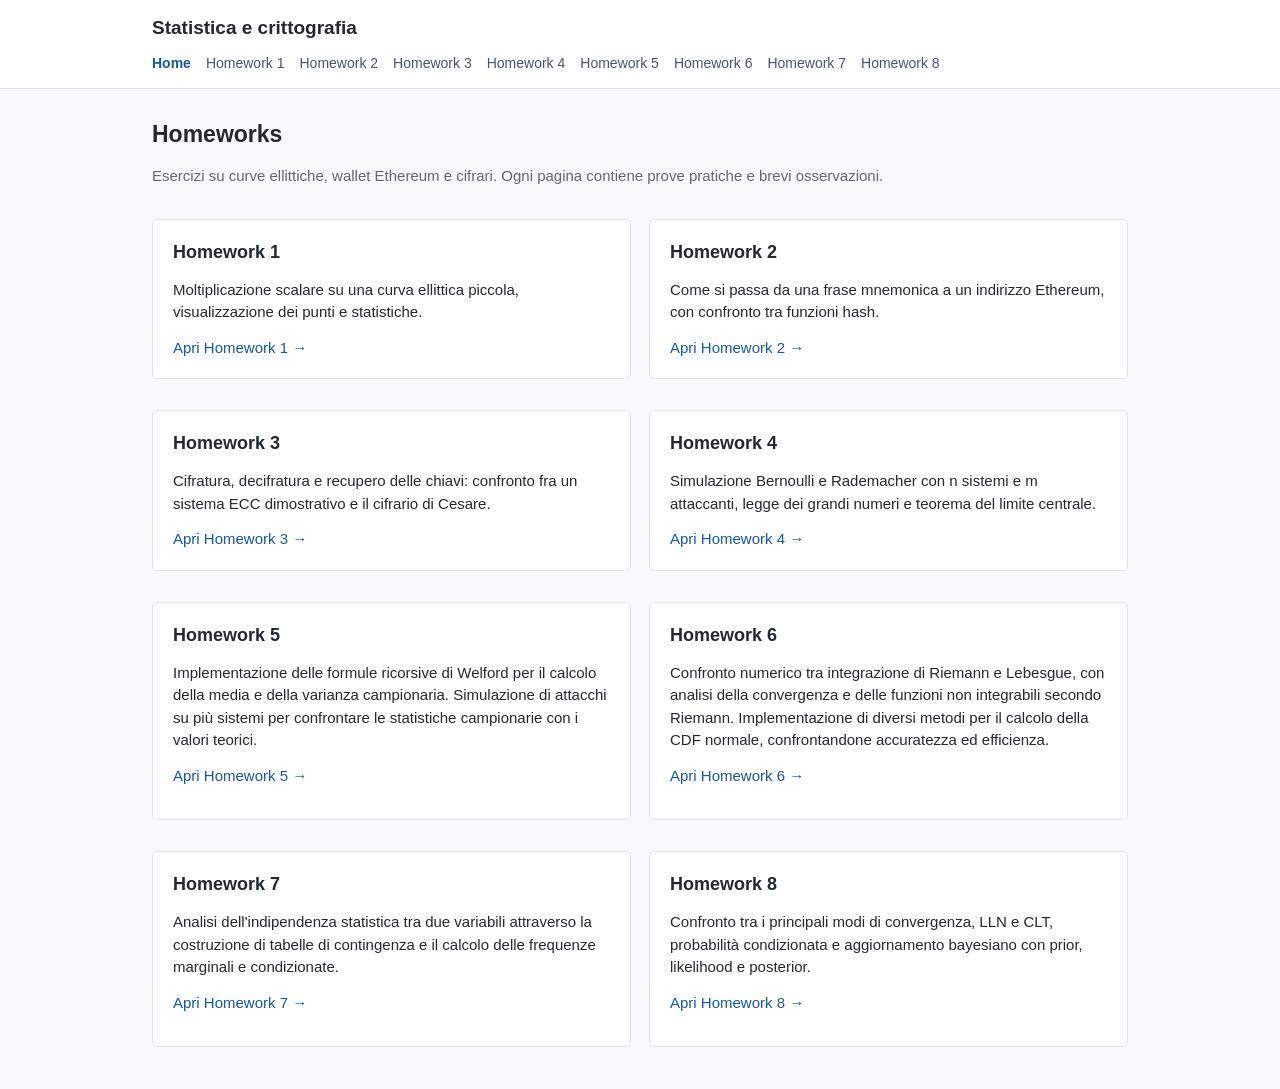
<file: index.html>
<!DOCTYPE html>
<html lang="it">
<head>
<meta charset="UTF-8">
<meta name="viewport" content="width=device-width, initial-scale=1">
<title>Homework di crittografia</title>


<style>

:root{font-family:Arial,Helvetica,sans-serif;color:#24292f;background:#f8f9fa;line-height:1.5}*{box-sizing:border-box}body{margin:0;font-size:15px}header{background:white;border-bottom:1px solid #dce0e5}header .container{padding-top:14px;padding-bottom:14px;display:flex;align-items:center;justify-content:space-between;flex-wrap:wrap;gap:10px}header h1{font-size:19px;margin:0}nav{display:flex;gap:15px;flex-wrap:wrap}a{color:#1559a2;text-decoration:none}a:hover{text-decoration:underline}nav a{font-size:14px;color:#46576a}nav a[aria-current=page]{font-weight:bold;color:#1559a2}.container{max-width:1020px;margin:auto;padding:0 22px}main{padding-top:28px!important;padding-bottom:42px!important}h2{font-size:23px;margin:0 0 14px}h3{font-size:18px;margin:0 0 13px}h4{font-size:16px;margin:0 0 10px}p{margin:0 0 13px}section.section,.section{background:white;padding:19px 20px;border:1px solid #e0e4e8;border-radius:5px;margin-top:18px}.note{border-left:3px solid #8295aa;padding:12px 15px;background:#eef2f6;color:#444;font-size:14px}.lead-text,.small-note{color:#606873}.small-note{font-size:13px}.small{font-size:13px!important}.row{display:flex;flex-wrap:wrap;margin-left:-9px;margin-right:-9px;row-gap:14px}.row>*{padding-left:9px;padding-right:9px;min-width:0;flex:1 0 100%}.col-auto{flex:0 0 auto}.col-6{flex:0 0 50%}@media(min-width:576px){.col-sm-3{flex:0 0 25%}.col-sm-4{flex:0 0 33.333%}.col-sm-5{flex:0 0 41.6667%}.col-sm-9{flex:0 0 75%}}@media(min-width:768px){.col-md-3{flex:0 0 25%}.col-md-4{flex:0 0 33.333%}.col-md-6{flex:0 0 50%}.col-md-8{flex:0 0 66.666%}}@media(min-width:992px){.col-lg-3{flex:0 0 25%}.col-lg-6{flex:0 0 50%}.col-lg-7{flex:0 0 58.333%}.col-lg-9{flex:0 0 75%}}.g-2{row-gap:8px}.g-3{row-gap:13px}.g-4{row-gap:19px}.form-control,.form-select,textarea,input,select{display:block;width:100%;padding:8px 10px;border:1px solid #cdd3da;border-radius:4px;background:white;color:#222;font:inherit}textarea{resize:vertical}label{font-size:14px;font-weight:600;display:block;margin-bottom:5px}input[type=checkbox]{display:inline;width:auto}.btn,button{border-radius:4px;border:1px solid #cbd2d9;background:#f8f9fa;color:#252d35;padding:8px 13px;font:inherit;font-size:14px;cursor:pointer}.btn:hover,button:hover{filter:brightness(.96)}button:disabled{opacity:.55;cursor:wait}.btn-primary{background:#225d9c;border-color:#225d9c;color:white}.btn-outline-primary{background:white;border-color:#225d9c;color:#225d9c}.btn-outline-secondary{background:white;border-color:#9aa2ac;color:#44515d}.btn-outline-danger{background:white;border-color:#aa3c3c;color:#aa3c3c}.btn-sm{padding:5px 9px;font-size:13px}.w-100{width:100%}.d-flex{display:flex}.flex-wrap{flex-wrap:wrap}.align-items-center{align-items:center}.align-items-end{align-items:flex-end}.gap-2{gap:8px}.gap-3{gap:12px}.mt-1{margin-top:5px!important}.mt-2{margin-top:11px!important}.mt-3{margin-top:17px!important}.mt-4{margin-top:23px!important}.mb-0{margin-bottom:0!important}.mb-2{margin-bottom:12px!important}.mb-3{margin-bottom:17px!important}.mono,code,pre,.code-value,.step-output{font-family:Consolas,'Courier New',monospace;overflow-wrap:anywhere}.code-value,.step-output,.output{padding:9px 11px;border-radius:4px;border:1px solid #e2e5e8;background:#f8fafc;font-size:13px;white-space:pre-wrap;overflow-wrap:anywhere}.result{padding:12px 14px;border:1px solid #c9dceb;border-radius:4px;background:#f2f7fb;overflow-wrap:anywhere}.fw-bold{font-weight:700}.text-danger{color:#ad3131!important}.text-success{color:#286d3d!important}.text-muted{color:#687480!important}.text-primary{color:#225d9c!important}.d-none{display:none!important}.table-responsive{overflow-x:auto}.table{width:100%;border-collapse:collapse;font-size:14px;margin:0}.table th,.table td{border:1px solid #e1e5e9;text-align:left;padding:7px 9px;vertical-align:top}.table th{background:#f4f6f8}.table-sm td,.table-sm th{padding:5px 8px}.chart,canvas{max-width:100%;height:auto;background:white;border:1px solid #e2e5e9;border-radius:3px}.chart{display:block;width:100%}#eccCanvas{width:100%}#logList{max-height:380px;overflow:auto;border:1px solid #e1e5e9}#logList .list-group-item{display:block;text-align:left;width:100%;background:#fff;border:0;border-bottom:1px solid #eee;padding:8px 10px;border-radius:0;font-size:13px}#logList .list-group-item.active{background:#e7f0f9}.list-group-item .d-flex{justify-content:space-between;gap:10px}.step{padding:12px 0;border-top:1px solid #eee}.step h4{margin-bottom:5px}.step-output>div+div{margin-top:6px}.secret-blur{filter:blur(5px);user-select:none}.grid-label{font-size:13px;font-weight:bold;color:#465261;margin:14px 0 4px}.anchor-nav a{display:inline-block;margin-right:12px;font-size:14px}footer{border-top:1px solid #e1e5e9;padding:17px 0;color:#66707c;font-size:13px}strong{font-weight:700}code{font-size:.9em}body a:focus-visible,button:focus-visible,input:focus-visible,textarea:focus-visible{outline:3px solid #85b5e6;outline-offset:2px}@media(max-width:600px){.container{padding-left:15px;padding-right:15px}main{padding-top:18px!important}.section{padding:15px!important}header h1{font-size:17px}nav{gap:10px}}

</style>
<style>
html{overflow-y:scroll}
header .container{max-width:1020px;padding-top:14px;padding-bottom:14px}
header h1{font-size:19px}
nav{gap:15px}
nav a{font-size:14px}
@media(max-width:600px){header h1{font-size:17px}nav{gap:10px}}
</style>
</head>
<body>
<header><div class="container"><h1>Statistica e crittografia</h1><nav><a href="index.html" aria-current="page">Home</a><a href="homework1.html">Homework 1</a><a href="homework2.html">Homework 2</a><a href="homework3.html">Homework 3</a><a href="homework4.html">Homework 4</a><a href="homework5.html">Homework 5</a><a href="homework6.html">Homework 6</a><a href="homework7.html">Homework 7</a><a href="homework8.html">Homework 8</a></nav></div></header>
<main class="container">
<h2>Homeworks</h2>
<p class="lead-text">Esercizi su curve ellittiche, wallet Ethereum e cifrari. Ogni pagina contiene prove pratiche e brevi osservazioni.</p>
<div class="row g-3 mt-1">
<div class="col-md-6"><div class="section mt-0 h-100"><h3>Homework 1</h3><p>Moltiplicazione scalare su una curva ellittica piccola, visualizzazione dei punti e statistiche.</p><a href="homework1.html">Apri Homework 1 →</a></div></div>
<div class="col-md-6"><div class="section mt-0 h-100"><h3>Homework 2</h3><p>Come si passa da una frase mnemonica a un indirizzo Ethereum, con confronto tra funzioni hash.</p><a href="homework2.html">Apri Homework 2 →</a></div></div>
<div class="col-md-6"><div class="section mt-0 h-100"><h3>Homework 3</h3><p>Cifratura, decifratura e recupero delle chiavi: confronto fra un sistema ECC dimostrativo e il cifrario di Cesare.</p><a href="homework3.html">Apri Homework 3 →</a></div></div>
<div class="col-md-6"><div class="section mt-0 h-100"><h3>Homework 4</h3><p>Simulazione Bernoulli e Rademacher con n sistemi e m attaccanti, legge dei grandi numeri e teorema del limite centrale.</p><a href="homework4.html">Apri Homework 4 →</a></div></div>
<div class="col-md-6"><div class="section mt-0 h-100"><h3>Homework 5</h3><p>Implementazione delle formule ricorsive di Welford per il calcolo della media e della varianza campionaria. Simulazione di attacchi su più sistemi per confrontare le statistiche campionarie con i valori teorici.<p><a href="homework5.html">Apri Homework 5 →</a></div></div>
<div class="col-md-6"><div class="section mt-0 h-100"><h3>Homework 6</h3><p>Confronto numerico tra integrazione di Riemann e Lebesgue, con analisi della convergenza e delle funzioni non integrabili secondo Riemann. Implementazione di diversi metodi per il calcolo della CDF normale, confrontandone accuratezza ed efficienza.<p><a href="homework6.html">Apri Homework 6 →</a></div></div>
<div class="col-md-6"><div class="section mt-0 h-100"><h3>Homework 7</h3><p>Analisi dell'indipendenza statistica tra due variabili attraverso la costruzione di tabelle di contingenza e il calcolo delle frequenze marginali e condizionate.<p><a href="homework7.html">Apri Homework 7 →</a></div></div>
<div class="col-md-6"><div class="section mt-0 h-100"><h3>Homework 8</h3><p>Confronto tra i principali modi di convergenza, LLN e CLT, probabilità condizionata e aggiornamento bayesiano con prior, likelihood e posterior.<p><a href="homework8.html">Apri Homework 8 →</a></div></div>

</div>
</main>
</body>
</html>
</file>
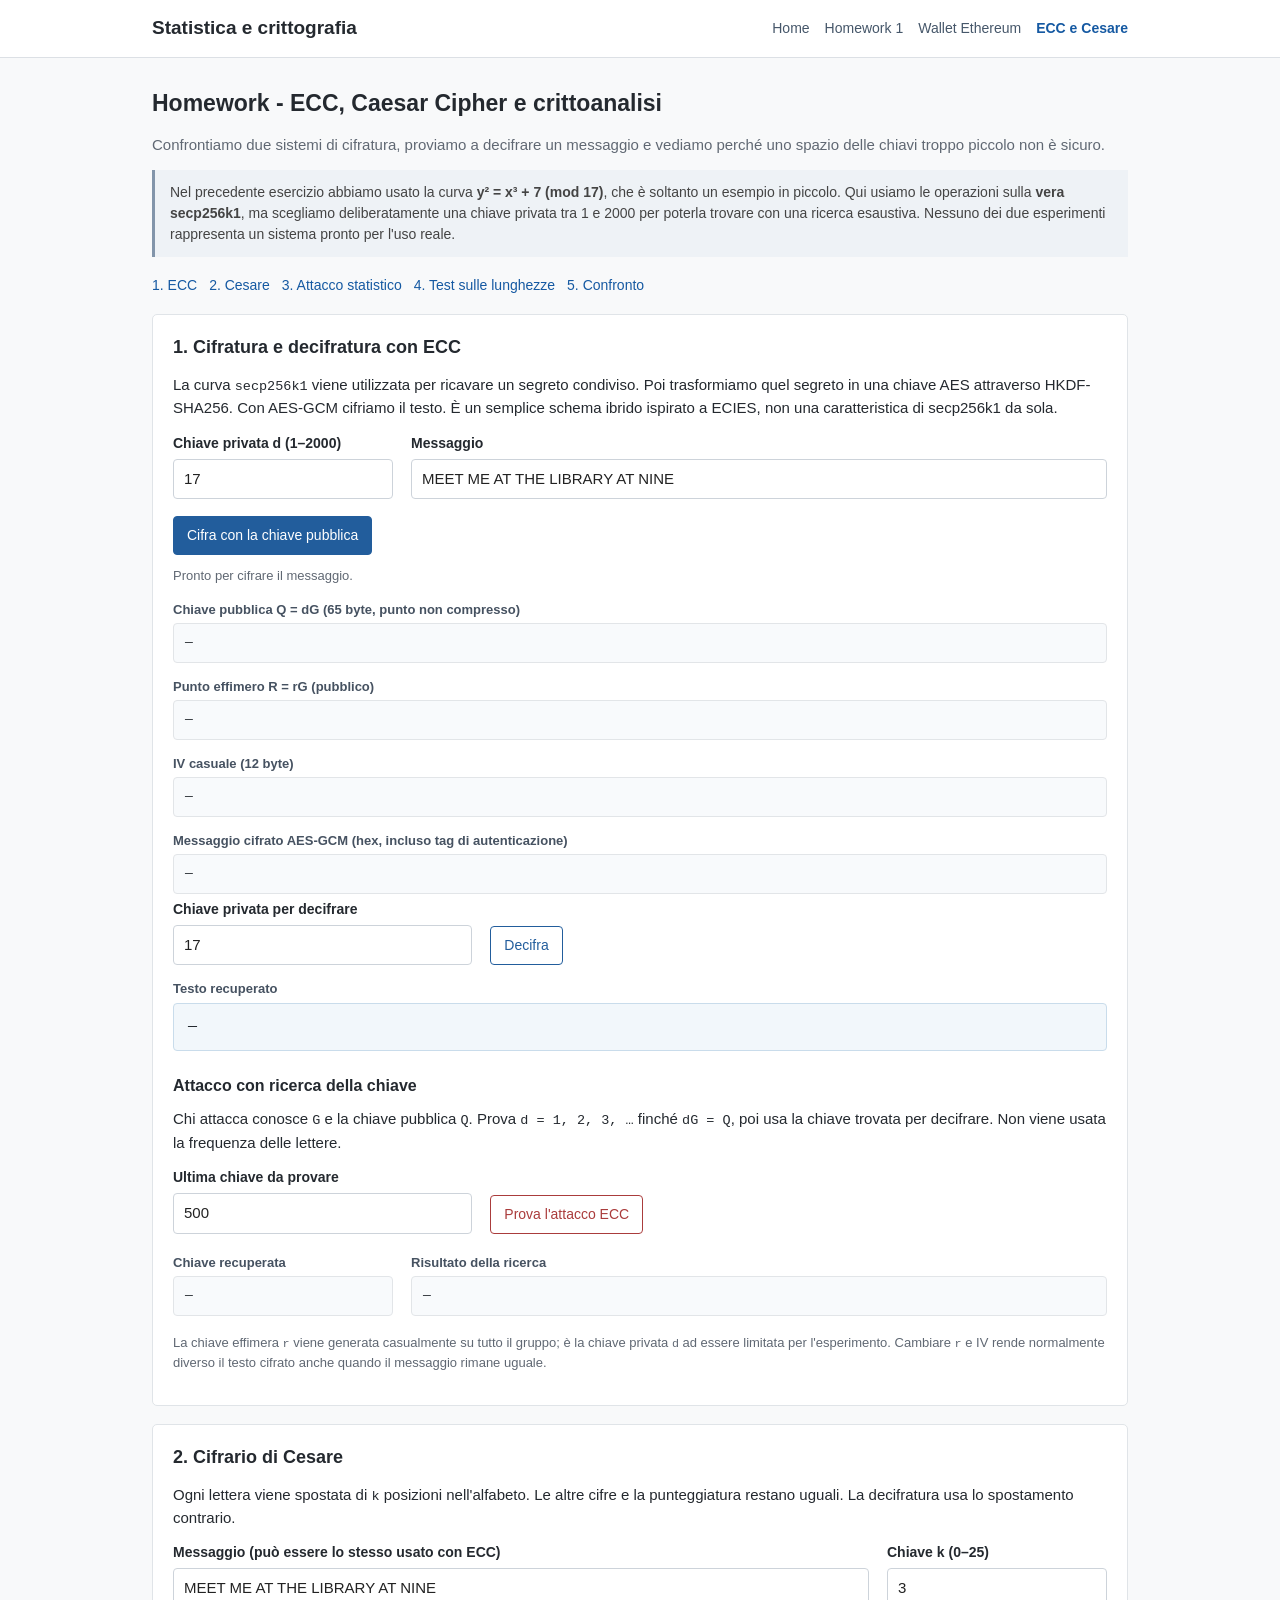
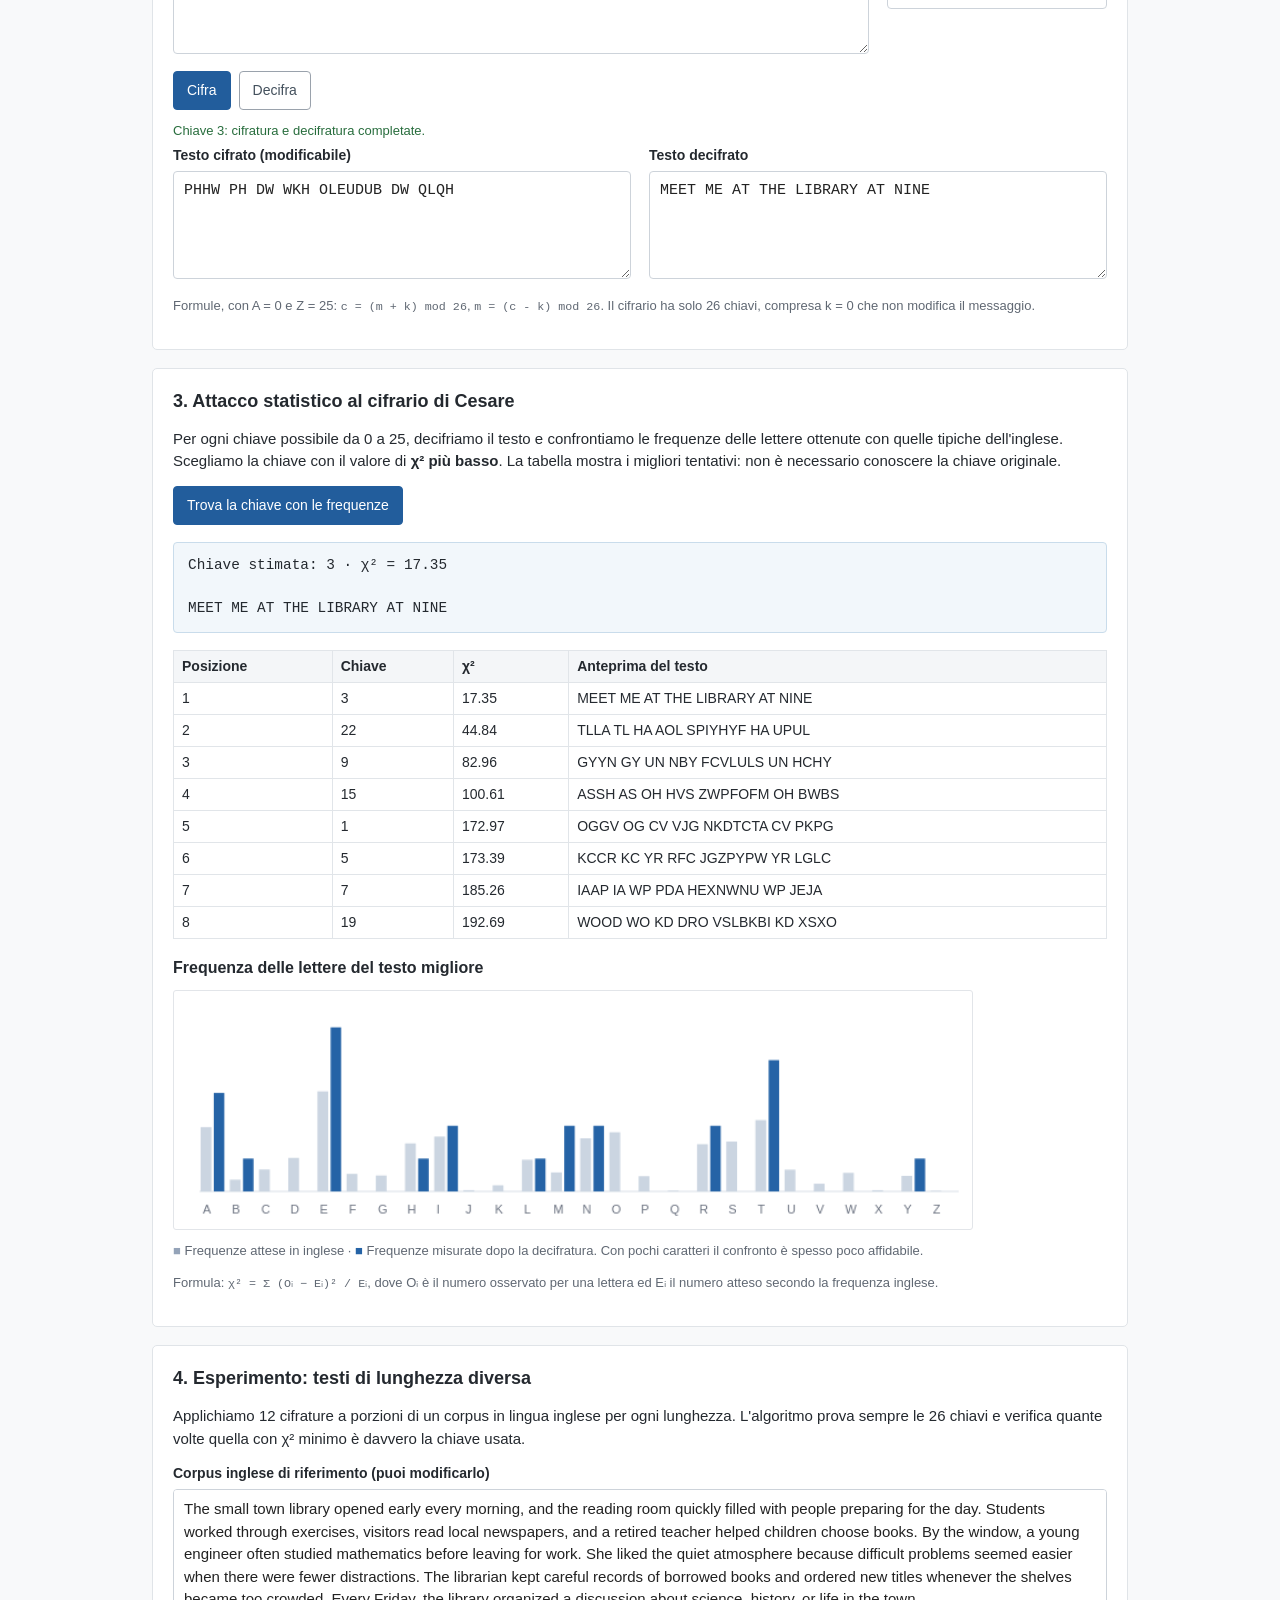
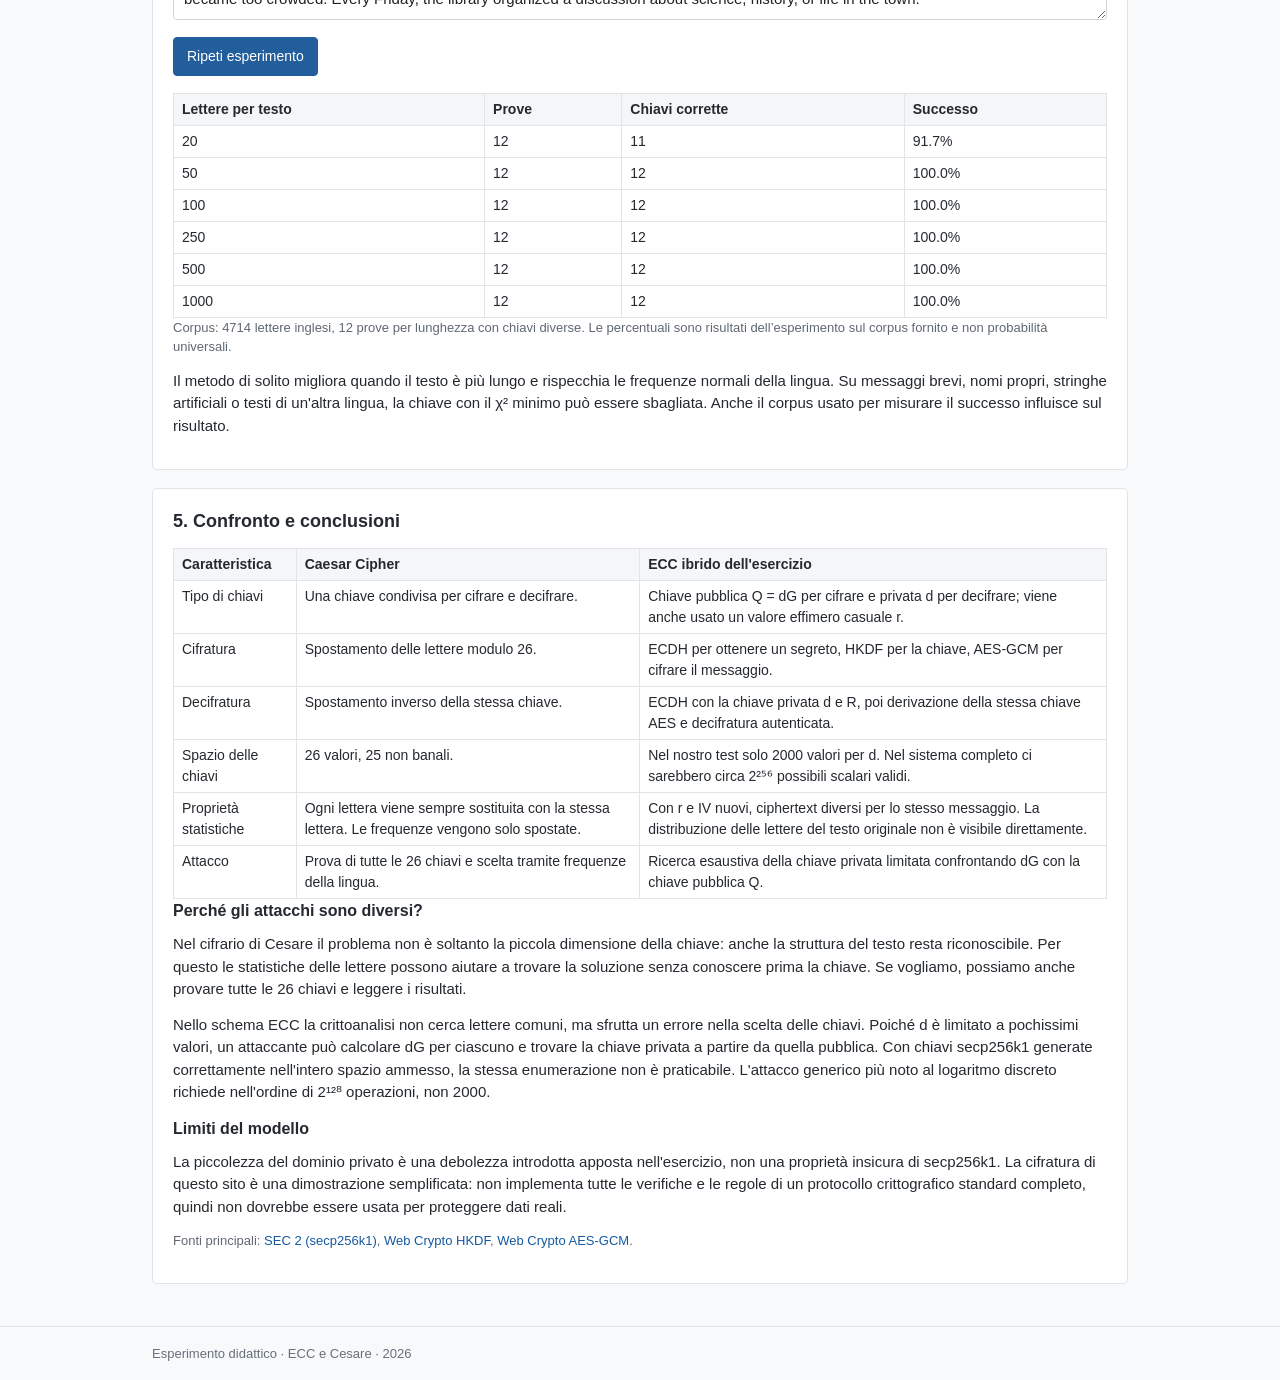
<file: ecc_caesar.html>
<!DOCTYPE html>
<html lang="it">
<head>
<meta charset="UTF-8">
<meta name="viewport" content="width=device-width, initial-scale=1">
<title>Homework - ECC e cifrario di Cesare</title>
<style>
.code-value{padding:8px 10px;background:#f7f8fa;border:1px solid #e0e3e8;border-radius:4px;font-family:Consolas,Monaco,monospace;overflow-wrap:anywhere;font-size:.82rem;min-height:35px;white-space:pre-wrap}
.grid-label{font-weight:600;font-size:.87rem;color:#465261;margin:12px 0 4px}
#caesarBest{white-space:pre-wrap;font-size:.9rem}
#frequencyChart{width:100%;max-width:800px}
.output-wrap{max-height:160px;overflow:auto}
.anchor-nav a{margin-right:13px;font-size:.9rem}
.table-compact{font-size:.84rem}
</style>
<style>

:root{font-family:Arial,Helvetica,sans-serif;color:#24292f;background:#f8f9fa;line-height:1.5}*{box-sizing:border-box}body{margin:0;font-size:15px}header{background:white;border-bottom:1px solid #dce0e5}header .container{padding-top:14px;padding-bottom:14px;display:flex;align-items:center;justify-content:space-between;flex-wrap:wrap;gap:10px}header h1{font-size:19px;margin:0}nav{display:flex;gap:15px;flex-wrap:wrap}a{color:#1559a2;text-decoration:none}a:hover{text-decoration:underline}nav a{font-size:14px;color:#46576a}nav a[aria-current=page]{font-weight:bold;color:#1559a2}.container{max-width:1020px;margin:auto;padding:0 22px}main{padding-top:28px!important;padding-bottom:42px!important}h2{font-size:23px;margin:0 0 14px}h3{font-size:18px;margin:0 0 13px}h4{font-size:16px;margin:0 0 10px}p{margin:0 0 13px}section.section,.section{background:white;padding:19px 20px;border:1px solid #e0e4e8;border-radius:5px;margin-top:18px}.note{border-left:3px solid #8295aa;padding:12px 15px;background:#eef2f6;color:#444;font-size:14px}.lead-text,.small-note{color:#606873}.small-note{font-size:13px}.small{font-size:13px!important}.row{display:flex;flex-wrap:wrap;margin-left:-9px;margin-right:-9px;row-gap:14px}.row>*{padding-left:9px;padding-right:9px;min-width:0;flex:1 0 100%}.col-auto{flex:0 0 auto}.col-6{flex:0 0 50%}@media(min-width:576px){.col-sm-3{flex:0 0 25%}.col-sm-4{flex:0 0 33.333%}.col-sm-5{flex:0 0 41.6667%}.col-sm-9{flex:0 0 75%}}@media(min-width:768px){.col-md-3{flex:0 0 25%}.col-md-4{flex:0 0 33.333%}.col-md-6{flex:0 0 50%}.col-md-8{flex:0 0 66.666%}}@media(min-width:992px){.col-lg-3{flex:0 0 25%}.col-lg-6{flex:0 0 50%}.col-lg-7{flex:0 0 58.333%}.col-lg-9{flex:0 0 75%}}.g-2{row-gap:8px}.g-3{row-gap:13px}.g-4{row-gap:19px}.form-control,.form-select,textarea,input,select{display:block;width:100%;padding:8px 10px;border:1px solid #cdd3da;border-radius:4px;background:white;color:#222;font:inherit}textarea{resize:vertical}label{font-size:14px;font-weight:600;display:block;margin-bottom:5px}input[type=checkbox]{display:inline;width:auto}.btn,button{border-radius:4px;border:1px solid #cbd2d9;background:#f8f9fa;color:#252d35;padding:8px 13px;font:inherit;font-size:14px;cursor:pointer}.btn:hover,button:hover{filter:brightness(.96)}button:disabled{opacity:.55;cursor:wait}.btn-primary{background:#225d9c;border-color:#225d9c;color:white}.btn-outline-primary{background:white;border-color:#225d9c;color:#225d9c}.btn-outline-secondary{background:white;border-color:#9aa2ac;color:#44515d}.btn-outline-danger{background:white;border-color:#aa3c3c;color:#aa3c3c}.btn-sm{padding:5px 9px;font-size:13px}.w-100{width:100%}.d-flex{display:flex}.flex-wrap{flex-wrap:wrap}.align-items-center{align-items:center}.align-items-end{align-items:flex-end}.gap-2{gap:8px}.gap-3{gap:12px}.mt-1{margin-top:5px!important}.mt-2{margin-top:11px!important}.mt-3{margin-top:17px!important}.mt-4{margin-top:23px!important}.mb-0{margin-bottom:0!important}.mb-2{margin-bottom:12px!important}.mb-3{margin-bottom:17px!important}.mono,code,pre,.code-value,.step-output{font-family:Consolas,'Courier New',monospace;overflow-wrap:anywhere}.code-value,.step-output,.output{padding:9px 11px;border-radius:4px;border:1px solid #e2e5e8;background:#f8fafc;font-size:13px;white-space:pre-wrap;overflow-wrap:anywhere}.result{padding:12px 14px;border:1px solid #c9dceb;border-radius:4px;background:#f2f7fb;overflow-wrap:anywhere}.fw-bold{font-weight:700}.text-danger{color:#ad3131!important}.text-success{color:#286d3d!important}.text-muted{color:#687480!important}.text-primary{color:#225d9c!important}.d-none{display:none!important}.table-responsive{overflow-x:auto}.table{width:100%;border-collapse:collapse;font-size:14px;margin:0}.table th,.table td{border:1px solid #e1e5e9;text-align:left;padding:7px 9px;vertical-align:top}.table th{background:#f4f6f8}.table-sm td,.table-sm th{padding:5px 8px}.chart,canvas{max-width:100%;height:auto;background:white;border:1px solid #e2e5e9;border-radius:3px}.chart{display:block;width:100%}#eccCanvas{width:100%}#logList{max-height:380px;overflow:auto;border:1px solid #e1e5e9}#logList .list-group-item{display:block;text-align:left;width:100%;background:#fff;border:0;border-bottom:1px solid #eee;padding:8px 10px;border-radius:0;font-size:13px}#logList .list-group-item.active{background:#e7f0f9}.list-group-item .d-flex{justify-content:space-between;gap:10px}.step{padding:12px 0;border-top:1px solid #eee}.step h4{margin-bottom:5px}.step-output>div+div{margin-top:6px}.secret-blur{filter:blur(5px);user-select:none}.grid-label{font-size:13px;font-weight:bold;color:#465261;margin:14px 0 4px}.anchor-nav a{display:inline-block;margin-right:12px;font-size:14px}footer{border-top:1px solid #e1e5e9;padding:17px 0;color:#66707c;font-size:13px}strong{font-weight:700}code{font-size:.9em}body a:focus-visible,button:focus-visible,input:focus-visible,textarea:focus-visible{outline:3px solid #85b5e6;outline-offset:2px}@media(max-width:600px){.container{padding-left:15px;padding-right:15px}main{padding-top:18px!important}.section{padding:15px!important}header h1{font-size:17px}nav{gap:10px}}

</style>
</head>
<body>
<header><div class="container"><h1>Statistica e crittografia</h1><nav><a href="index.html">Home</a><a href="homework1.html">Homework 1</a><a href="homework2.html">Wallet Ethereum</a><a href="ecc_caesar.html" aria-current="page">ECC e Cesare</a></nav></div></header>
<main class="container">
<h2>Homework - ECC, Caesar Cipher e crittoanalisi</h2>
<p class="lead-text">Confrontiamo due sistemi di cifratura, proviamo a decifrare un messaggio e vediamo perché uno spazio delle chiavi troppo piccolo non è sicuro.</p>
<div class="note">Nel precedente esercizio abbiamo usato la curva <strong>y² = x³ + 7 (mod 17)</strong>, che è soltanto un esempio in piccolo. Qui usiamo le operazioni sulla <strong>vera secp256k1</strong>, ma scegliamo deliberatamente una chiave privata tra 1 e 2000 per poterla trovare con una ricerca esaustiva. Nessuno dei due esperimenti rappresenta un sistema pronto per l'uso reale.</div>
<p class="anchor-nav mt-3"><a href="#ecc">1. ECC</a><a href="#caesar">2. Cesare</a><a href="#frequency">3. Attacco statistico</a><a href="#samples">4. Test sulle lunghezze</a><a href="#comparison">5. Confronto</a></p>
<section class="section" id="ecc">
<h3>1. Cifratura e decifratura con ECC</h3>
<p>La curva <code>secp256k1</code> viene utilizzata per ricavare un segreto condiviso. Poi trasformiamo quel segreto in una chiave AES attraverso HKDF-SHA256. Con AES-GCM cifriamo il testo. È un semplice schema ibrido ispirato a ECIES, non una caratteristica di secp256k1 da sola.</p>
<div class="row g-3 align-items-end">
<div class="col-sm-3"><label for="eccPrivate">Chiave privata d (1–2000)</label><input id="eccPrivate" class="form-control" type="number" value="17" min="1" max="2000" step="1"></div>
<div class="col-sm-9"><label for="eccPlain">Messaggio</label><input id="eccPlain" class="form-control" type="text" value="MEET ME AT THE LIBRARY AT NINE"></div>
</div>
<div class="mt-3"><button id="eccEncrypt" class="btn btn-primary" type="button">Cifra con la chiave pubblica</button></div>
<div id="eccStatus" class="small-note mt-2"></div>
<p class="grid-label">Chiave pubblica Q = dG (65 byte, punto non compresso)</p>
<div class="code-value" id="eccPublic">—</div>
<p class="grid-label">Punto effimero R = rG (pubblico)</p>
<div class="code-value" id="eccEphemeral">—</div>
<p class="grid-label">IV casuale (12 byte)</p>
<div class="code-value" id="eccIv">—</div>
<p class="grid-label">Messaggio cifrato AES-GCM (hex, incluso tag di autenticazione)</p>
<div class="code-value output-wrap" id="eccCiphertext">—</div>
<div class="row g-3 mt-1 align-items-end">
<div class="col-sm-4"><label for="eccPrivateDecrypt">Chiave privata per decifrare</label><input id="eccPrivateDecrypt" class="form-control" type="number" value="17" min="1" max="2000"></div>
<div class="col-sm-5"><button id="eccDecrypt" class="btn btn-outline-primary" type="button">Decifra</button></div>
</div>
<p class="grid-label">Testo recuperato</p>
<div class="result mono" id="eccDecrypted">—</div>
<h4 class="mt-4">Attacco con ricerca della chiave</h4>
<p>Chi attacca conosce <code>G</code> e la chiave pubblica <code>Q</code>. Prova <code>d = 1, 2, 3, …</code> finché <code>dG = Q</code>, poi usa la chiave trovata per decifrare. Non viene usata la frequenza delle lettere.</p>
<div class="row g-2 align-items-end">
<div class="col-sm-4"><label for="eccAttackLimit">Ultima chiave da provare</label><input id="eccAttackLimit" class="form-control" type="number" value="500" min="1" max="2000"></div>
<div class="col-sm-5"><button id="eccAttack" class="btn btn-outline-danger" type="button">Prova l'attacco ECC</button></div>
</div>
<div class="row g-3 mt-1">
<div class="col-sm-3"><p class="grid-label">Chiave recuperata</p><div class="code-value" id="eccRecovered">—</div></div>
<div class="col-sm-9"><p class="grid-label">Risultato della ricerca</p><div class="code-value" id="eccAttackInfo">—</div></div>
</div>
<div id="eccAttackStatus" class="small-note mt-2"></div>
<p class="small-note mt-3">La chiave effimera <code>r</code> viene generata casualmente su tutto il gruppo; è la chiave privata <code>d</code> ad essere limitata per l'esperimento. Cambiare <code>r</code> e IV rende normalmente diverso il testo cifrato anche quando il messaggio rimane uguale.</p>
</section>
<section class="section" id="caesar">
<h3>2. Cifrario di Cesare</h3>
<p>Ogni lettera viene spostata di <code>k</code> posizioni nell'alfabeto. Le altre cifre e la punteggiatura restano uguali. La decifratura usa lo spostamento contrario.</p>
<div class="row g-3">
<div class="col-lg-9"><label for="caesarPlain">Messaggio (può essere lo stesso usato con ECC)</label><textarea id="caesarPlain" class="form-control" rows="3">MEET ME AT THE LIBRARY AT NINE</textarea></div>
<div class="col-lg-3"><label for="caesarKey">Chiave k (0–25)</label><input id="caesarKey" type="number" min="0" max="25" step="1" value="3" class="form-control"></div>
</div>
<div class="d-flex gap-2 mt-3 flex-wrap"><button id="caesarEncrypt" type="button" class="btn btn-primary">Cifra</button><button id="caesarDecrypt" type="button" class="btn btn-outline-secondary">Decifra</button></div>
<div id="caesarStatus" class="small-note mt-2"></div>
<div class="row g-3 mt-1">
<div class="col-md-6"><label for="caesarCipher">Testo cifrato (modificabile)</label><textarea id="caesarCipher" class="form-control mono" rows="4"></textarea></div>
<div class="col-md-6"><label for="caesarDecoded">Testo decifrato</label><textarea id="caesarDecoded" class="form-control mono" rows="4" readonly></textarea></div>
</div>
<p class="small-note mt-3">Formule, con A = 0 e Z = 25: <code>c = (m + k) mod 26</code>, <code>m = (c - k) mod 26</code>. Il cifrario ha solo 26 chiavi, compresa k = 0 che non modifica il messaggio.</p>
</section>
<section class="section" id="frequency">
<h3>3. Attacco statistico al cifrario di Cesare</h3>
<p>Per ogni chiave possibile da 0 a 25, decifriamo il testo e confrontiamo le frequenze delle lettere ottenute con quelle tipiche dell'inglese. Scegliamo la chiave con il valore di <strong>χ² più basso</strong>. La tabella mostra i migliori tentativi: non è necessario conoscere la chiave originale.</p>
<div class="mb-3"><button id="caesarAttack" type="button" class="btn btn-primary">Trova la chiave con le frequenze</button></div>
<div class="result mono" id="caesarBest">—</div>
<div class="table-responsive mt-3"><table class="table table-sm table-bordered table-compact"><thead><tr><th>Posizione</th><th>Chiave</th><th>χ²</th><th>Anteprima del testo</th></tr></thead><tbody id="caesarRank"></tbody></table></div>
<h4 class="mt-3">Frequenza delle lettere del testo migliore</h4>
<canvas id="frequencyChart" class="chart" width="720" height="215"></canvas>
<p class="small-note mt-2"><span style="color:#94a3b8">■</span> Frequenze attese in inglese · <span style="color:#2563a6">■</span> Frequenze misurate dopo la decifratura. Con pochi caratteri il confronto è spesso poco affidabile.</p>
<p class="small-note">Formula: <code>χ² = Σ (Oᵢ − Eᵢ)² / Eᵢ</code>, dove Oᵢ è il numero osservato per una lettera ed Eᵢ il numero atteso secondo la frequenza inglese.</p>
</section>
<section class="section" id="samples">
<h3>4. Esperimento: testi di lunghezza diversa</h3>
<p>Applichiamo 12 cifrature a porzioni di un corpus in lingua inglese per ogni lunghezza. L'algoritmo prova sempre le 26 chiavi e verifica quante volte quella con χ² minimo è davvero la chiave usata.</p>
<label for="testCorpus">Corpus inglese di riferimento (puoi modificarlo)</label>
<textarea id="testCorpus" class="form-control" rows="5"></textarea>
<div class="mt-3"><button id="testButton" type="button" class="btn btn-primary">Ripeti esperimento</button></div>
<div class="table-responsive mt-3"><table class="table table-sm table-bordered"><thead><tr><th>Lettere per testo</th><th>Prove</th><th>Chiavi corrette</th><th>Successo</th></tr></thead><tbody id="testResults"></tbody></table></div>
<p class="small-note" id="testExplanation"></p>
<p>Il metodo di solito migliora quando il testo è più lungo e rispecchia le frequenze normali della lingua. Su messaggi brevi, nomi propri, stringhe artificiali o testi di un'altra lingua, la chiave con il χ² minimo può essere sbagliata. Anche il corpus usato per misurare il successo influisce sul risultato.</p>
</section>
<section class="section" id="comparison">
<h3>5. Confronto e conclusioni</h3>
<div class="table-responsive"><table class="table table-bordered table-sm"><thead><tr><th>Caratteristica</th><th>Caesar Cipher</th><th>ECC ibrido dell'esercizio</th></tr></thead><tbody>
<tr><td>Tipo di chiavi</td><td>Una chiave condivisa per cifrare e decifrare.</td><td>Chiave pubblica Q = dG per cifrare e privata d per decifrare; viene anche usato un valore effimero casuale r.</td></tr>
<tr><td>Cifratura</td><td>Spostamento delle lettere modulo 26.</td><td>ECDH per ottenere un segreto, HKDF per la chiave, AES-GCM per cifrare il messaggio.</td></tr>
<tr><td>Decifratura</td><td>Spostamento inverso della stessa chiave.</td><td>ECDH con la chiave privata d e R, poi derivazione della stessa chiave AES e decifratura autenticata.</td></tr>
<tr><td>Spazio delle chiavi</td><td>26 valori, 25 non banali.</td><td>Nel nostro test solo 2000 valori per d. Nel sistema completo ci sarebbero circa 2²⁵⁶ possibili scalari validi.</td></tr>
<tr><td>Proprietà statistiche</td><td>Ogni lettera viene sempre sostituita con la stessa lettera. Le frequenze vengono solo spostate.</td><td>Con r e IV nuovi, ciphertext diversi per lo stesso messaggio. La distribuzione delle lettere del testo originale non è visibile direttamente.</td></tr>
<tr><td>Attacco</td><td>Prova di tutte le 26 chiavi e scelta tramite frequenze della lingua.</td><td>Ricerca esaustiva della chiave privata limitata confrontando dG con la chiave pubblica Q.</td></tr>
</tbody></table></div>
<h4>Perché gli attacchi sono diversi?</h4>
<p>Nel cifrario di Cesare il problema non è soltanto la piccola dimensione della chiave: anche la struttura del testo resta riconoscibile. Per questo le statistiche delle lettere possono aiutare a trovare la soluzione senza conoscere prima la chiave. Se vogliamo, possiamo anche provare tutte le 26 chiavi e leggere i risultati.</p>
<p>Nello schema ECC la crittoanalisi non cerca lettere comuni, ma sfrutta un errore nella scelta delle chiavi. Poiché d è limitato a pochissimi valori, un attaccante può calcolare dG per ciascuno e trovare la chiave privata a partire da quella pubblica. Con chiavi secp256k1 generate correttamente nell'intero spazio ammesso, la stessa enumerazione non è praticabile. L'attacco generico più noto al logaritmo discreto richiede nell'ordine di 2¹²⁸ operazioni, non 2000.</p>
<h4>Limiti del modello</h4>
<p>La piccolezza del dominio privato è una debolezza introdotta apposta nell'esercizio, non una proprietà insicura di secp256k1. La cifratura di questo sito è una dimostrazione semplificata: non implementa tutte le verifiche e le regole di un protocollo crittografico standard completo, quindi non dovrebbe essere usata per proteggere dati reali.</p>
<p class="small-note">Fonti principali: <a href="https://www.secg.org/sec2-v2.pdf" target="_blank" rel="noopener noreferrer">SEC 2 (secp256k1)</a>, <a href="https://developer.mozilla.org/en-US/docs/Web/API/SubtleCrypto/deriveKey" target="_blank" rel="noopener noreferrer">Web Crypto HKDF</a>, <a href="https://developer.mozilla.org/en-US/docs/Web/API/SubtleCrypto/encrypt" target="_blank" rel="noopener noreferrer">Web Crypto AES-GCM</a>.</p>
</section>
</main>
<footer><div class="container">Esperimento didattico · ECC e Cesare · 2026</div></footer>
<script>
'use strict';

const SECP = Object.freeze({
  p: 0xFFFFFFFFFFFFFFFFFFFFFFFFFFFFFFFFFFFFFFFFFFFFFFFFFFFFFFFEFFFFFC2Fn,
  n: 0xFFFFFFFFFFFFFFFFFFFFFFFFFFFFFFFEBAAEDCE6AF48A03BBFD25E8CD0364141n,
  G: {
    x: 0x79BE667EF9DCBBAC55A06295CE870B07029BFCDB2DCE28D959F2815B16F81798n,
    y: 0x483ADA7726A3C4655DA4FBFC0E1108A8FD17B448A68554199C47D08FFB10D4B8n
  }
});

const enFrequency = [8.167,1.492,2.782,4.253,12.702,2.228,2.015,6.094,6.966,0.153,0.772,4.025,2.406,6.749,7.507,1.929,0.095,5.987,6.327,9.056,2.758,0.978,2.360,0.150,1.974,0.074];
const $ = id => document.getElementById(id);
const modP = a => ((a % SECP.p) + SECP.p) % SECP.p;
const zero = () => ({x:0n,y:1n,z:0n});
const toJac = p => ({x:p.x,y:p.y,z:1n});
const isZero = p => p.z === 0n;
const modPow = (a, exp) => {
  let r = 1n;
  a = modP(a);
  while(exp > 0n) {
    if ((exp & 1n) === 1n) r = modP(r * a);
    a = modP(a * a);
    exp >>= 1n;
  }
  return r;
};

function doubleJ(q) {
  if (isZero(q) || q.y === 0n) return zero();
  const A = modP(q.x * q.x);
  const B = modP(q.y * q.y);
  const C = modP(B * B);
  const D = modP(2n * (modP((q.x + B) ** 2n) - A - C));
  const E = modP(3n * A);
  const F = modP(E * E);
  return {
    x: modP(F - 2n * D),
    y: modP(E * (D - modP(F - 2n * D)) - 8n * C),
    z: modP(2n * q.y * q.z)
  };
}

function addJ(p, q) {
  if (isZero(p)) return q;
  if (isZero(q)) return p;
  const z1s = modP(p.z * p.z);
  const z2s = modP(q.z * q.z);
  const u1 = modP(p.x * z2s);
  const u2 = modP(q.x * z1s);
  const s1 = modP(p.y * q.z * z2s);
  const s2 = modP(q.y * p.z * z1s);
  const h = modP(u2 - u1);
  const r = modP(s2 - s1);
  if (h === 0n) return r === 0n ? doubleJ(p) : zero();
  const hh = modP(h * h);
  const hhh = modP(hh * h);
  const v = modP(u1 * hh);
  const x3 = modP(r * r - hhh - 2n * v);
  const y3 = modP(r * (v - x3) - s1 * hhh);
  return {x:x3, y:y3, z:modP(h * p.z * q.z)};
}

function mulJ(point, scalar) {
  if (scalar <= 0n || scalar >= SECP.n) throw new Error('Scalare ECC non valido');
  let result = zero();
  for (const bit of scalar.toString(2)) {
    result = doubleJ(result);
    if (bit === '1') result = addJ(result, toJac(point));
  }
  return result;
}

function toAffine(q) {
  if (isZero(q)) throw new Error('Punto all’infinito');
  const zInv = modPow(q.z, SECP.p - 2n);
  const z2 = modP(zInv * zInv);
  return {x:modP(q.x * z2), y:modP(q.y * z2 * zInv)};
}

function matchesJacAffine(q, point) {
  if (isZero(q)) return false;
  const z2 = modP(q.z * q.z);
  return q.x === modP(point.x * z2) && q.y === modP(point.y * z2 * q.z);
}

function randomScalar() {
  const raw = crypto.getRandomValues(new Uint8Array(32));
  const value = BigInt('0x' + bytesHex(raw));
  return (value % (SECP.n - 1n)) + 1n;
}

const hex32 = n => n.toString(16).padStart(64,'0');
const hexPoint = pt => '04' + hex32(pt.x) + hex32(pt.y);
const bytesHex = bytes => [...bytes].map(x => x.toString(16).padStart(2,'0')).join('');
const hexBytes = text => new Uint8Array(text.match(/.{2}/g).map(h => parseInt(h,16)));
const textBytes = text => new TextEncoder().encode(text);

async function derivedKey(shared, ephemeral, mode) {
  const material = await crypto.subtle.importKey('raw', hexBytes(hex32(shared.x)), 'HKDF', false, ['deriveKey']);
  return crypto.subtle.deriveKey({
    name:'HKDF', hash:'SHA-256', salt:hexBytes(hexPoint(ephemeral)),
    info:textBytes('ecc-caesar-homework-ecdh-aes-gcm-v1')
  },material,{name:'AES-GCM',length:256},false,[mode]);
}

function getSecret() {
  const k = Number($('eccPrivate').value);
  if (!Number.isInteger(k) || k < 1 || k > 2000) throw new Error('La chiave privata deve essere un intero tra 1 e 2000.');
  return BigInt(k);
}

let eccPackage = null;
let eccPublic = null;

function setStatus(id, text, state='info') {
  const el = $(id);
  el.textContent = text;
  el.className = 'small-note mt-2 ' + (state === 'error' ? 'text-danger' : state === 'success' ? 'text-success' : '');
}

function ensureCrypto() {
  if (!globalThis.crypto?.getRandomValues || !globalThis.crypto?.subtle) throw new Error('Il browser non rende disponibile Web Crypto. Apri il sito su localhost o HTTPS.');
}

async function eccEncrypt() {
  try {
    ensureCrypto();
    const k = getSecret();
    const message = $('eccPlain').value;
    if (!message) throw new Error('Scrivi un messaggio prima di cifrarlo.');
    $('eccEncrypt').disabled = true;
    const publicKey = toAffine(mulJ(SECP.G,k));
    const r = randomScalar();
    const ephemeral = toAffine(mulJ(SECP.G,r));
    const shared = toAffine(mulJ(publicKey,r));
    const iv = crypto.getRandomValues(new Uint8Array(12));
    const key = await derivedKey(shared,ephemeral,'encrypt');
    const ct = new Uint8Array(await crypto.subtle.encrypt({name:'AES-GCM',iv},key,textBytes(message)));
    eccPackage = {ephemeral,iv,ciphertext:ct};
    eccPublic = publicKey;
    $('eccPublic').textContent = '04' + hex32(publicKey.x) + hex32(publicKey.y);
    $('eccEphemeral').textContent = '04' + hex32(ephemeral.x) + hex32(ephemeral.y);
    $('eccCiphertext').textContent = bytesHex(ct);
    $('eccIv').textContent = bytesHex(iv);
    $('eccDecrypted').textContent = '—';
    $('eccRecovered').textContent = '—';
    $('eccAttackInfo').textContent = '—';
    $('eccPrivateDecrypt').value = k.toString();
    setStatus('eccStatus','Messaggio cifrato. Premi Decifra per verificarlo.','success');
    setStatus('eccAttackStatus','');
  } catch(err) {
    setStatus('eccStatus',err.message,'error');
  } finally {
    $('eccEncrypt').disabled = false;
  }
}

async function eccDecryptWith(k) {
  if (!eccPackage) throw new Error('Prima cifra un messaggio.');
  const shared = toAffine(mulJ(eccPackage.ephemeral,BigInt(k)));
  const aesKey = await derivedKey(shared,eccPackage.ephemeral,'decrypt');
  const plain = await crypto.subtle.decrypt({name:'AES-GCM',iv:eccPackage.iv},aesKey,eccPackage.ciphertext);
  return new TextDecoder('utf-8',{fatal:true}).decode(plain);
}

async function eccDecrypt() {
  try {
    ensureCrypto();
    const k=Number($('eccPrivateDecrypt').value);
    if (!Number.isInteger(k) || k < 1 || k > 2000) throw new Error('Inserisci una chiave privata tra 1 e 2000.');
    $('eccDecrypted').textContent = await eccDecryptWith(k);
    setStatus('eccStatus','Decifratura riuscita con la chiave privata corretta.','success');
  } catch(err) {
    $('eccDecrypted').textContent = '—';
    setStatus('eccStatus','Decifratura non riuscita: chiave errata oppure dati modificati.','error');
  }
}

async function attackECC() {
  try {
    ensureCrypto();
    if (!eccPackage || !eccPublic) throw new Error('Prima cifra un messaggio.');
    const limit=Number($('eccAttackLimit').value);
    if (!Number.isInteger(limit) || limit < 1 || limit > 2000) throw new Error('Il limite di ricerca deve essere tra 1 e 2000.');
    $('eccAttack').disabled=true;
    const start=performance.now();
    let test = zero();
    let found = null;
    for (let trial=1;trial<=limit;trial++) {
      test=addJ(test,toJac(SECP.G));
      if(matchesJacAffine(test,eccPublic)) {found=trial;break;}
    }
    const elapsed=(performance.now()-start).toFixed(1);
    if (found === null) {
      $('eccRecovered').textContent='Nessuna chiave nell’intervallo testato';
      $('eccAttackInfo').textContent=`${limit} chiavi controllate in ${elapsed} ms`;
      setStatus('eccAttackStatus','La chiave potrebbe essere fuori dall’intervallo scelto.');
      return;
    }
    $('eccRecovered').textContent=String(found);
    $('eccAttackInfo').textContent=`${found} tentativi · ${elapsed} ms · confrontando dG con la chiave pubblica`;
    const recovered=await eccDecryptWith(found);
    $('eccDecrypted').textContent=recovered;
    setStatus('eccAttackStatus','Chiave recuperata e messaggio decifrato: ' + recovered,'success');
  } catch(err) {
    setStatus('eccAttackStatus',err.message,'error');
  } finally {
    $('eccAttack').disabled=false;
  }
}

function rotateCaesar(text, key) {
  return text.replace(/[A-Za-z]/g,char=>{
    const start=char.charCodeAt(0) >= 97 ? 97 : 65;
    return String.fromCharCode(start+(char.charCodeAt(0)-start+key%26+26)%26);
  });
}

function countLetters(text) {
  const counts=Array(26).fill(0);
  for(const char of text.toUpperCase()) {
    const c=char.charCodeAt(0)-65;
    if(c>=0 && c<26) counts[c]++;
  }
  return counts;
}

function chiSquare(text) {
  const counts=countLetters(text);
  const total=counts.reduce((a,b)=>a+b,0);
  if (!total) return Infinity;
  return counts.reduce((score,actual,i)=>{
    const expected=total*enFrequency[i]/100;
    return score+(actual-expected)**2/expected;
  },0);
}

function candidateKeys(cipher) {
  return Array.from({length:26},(_,k)=>({
    key:k,decoded:rotateCaesar(cipher,-k),score:chiSquare(rotateCaesar(cipher,-k))
  })).sort((a,b)=>a.score-b.score);
}

function caesarEncrypt() {
  const plain=$('caesarPlain').value;
  const key=Number($('caesarKey').value);
  if (!Number.isInteger(key) || key < 0 || key > 25) {
    setStatus('caesarStatus','La chiave deve essere un intero tra 0 e 25.','error');
    return;
  }
  $('caesarCipher').value=rotateCaesar(plain,key);
  $('caesarDecoded').value=rotateCaesar($('caesarCipher').value,-key);
  setStatus('caesarStatus',`Chiave ${key}: cifratura e decifratura completate.`,'success');
  attackCaesar();
}

function caesarDecrypt() {
  const key=Number($('caesarKey').value);
  if (!Number.isInteger(key) || key < 0 || key > 25) return;
  $('caesarDecoded').value=rotateCaesar($('caesarCipher').value,-key);
}

function attackCaesar() {
  const cipher=$('caesarCipher').value;
  if (!countLetters(cipher).some(Boolean)) {
    $('caesarBest').textContent='Inserisci un testo cifrato con delle lettere.';
    $('caesarRank').replaceChildren();
    return;
  }
  const ranked=candidateKeys(cipher);
  $('caesarBest').textContent=`Chiave stimata: ${ranked[0].key} · χ² = ${ranked[0].score.toFixed(2)}\n\n${ranked[0].decoded}`;
  const tbody=$('caesarRank');
  tbody.replaceChildren();
  ranked.slice(0,8).forEach((c,i)=>{
    const tr=document.createElement('tr');
    [String(i+1),String(c.key),c.score.toFixed(2),c.decoded.slice(0,110).replace(/\s+/g,' ')].forEach(v=>{
      const td=document.createElement('td');td.textContent=v;tr.append(td);
    });
    tbody.append(tr);
  });
  renderFrequencyChart(ranked[0].decoded);
}

function renderFrequencyChart(text) {
  const canvas=$('frequencyChart');
  const ctx=canvas.getContext('2d');
  const w=canvas.width,h=canvas.height;
  ctx.clearRect(0,0,w,h);
  const observed=countLetters(text);
  const n=observed.reduce((a,b)=>a+b,0);
  const percentages=observed.map(x=>n?100*x/n:0);
  const max=Math.max(...percentages,...enFrequency,1)*1.10;
  const left=23,right=12,top=18,bottom=34;
  const bw=(w-left-right)/26;
  ctx.strokeStyle='#d8dfe7';
  ctx.beginPath();ctx.moveTo(left,h-bottom);ctx.lineTo(w-right,h-bottom);ctx.stroke();
  for(let i=0;i<26;i++) {
    const px=left+i*bw;
    const refH=enFrequency[i]/max*(h-top-bottom);
    const obsH=percentages[i]/max*(h-top-bottom);
    ctx.fillStyle='#cbd5e1';ctx.fillRect(px+1,h-bottom-refH,bw*.37,refH);
    ctx.fillStyle='#2563a6';ctx.fillRect(px+bw*.49,h-bottom-obsH,bw*.36,obsH);
    ctx.fillStyle='#6b7280';ctx.font='11px Arial';ctx.fillText(String.fromCharCode(65+i),px+3,h-14);
  }
}

const longEnglishText = `The small town library opened early every morning, and the reading room quickly filled with people preparing for the day. Students worked through exercises, visitors read local newspapers, and a retired teacher helped children choose books. By the window, a young engineer often studied mathematics before leaving for work. She liked the quiet atmosphere because difficult problems seemed easier when there were fewer distractions. The librarian kept careful records of borrowed books and ordered new titles whenever the shelves became too crowded. Every Friday, the library organized a discussion about science, history, or life in the town.

During the summer the local school invited volunteers to build a garden behind the sports field. They planted vegetables, measured the rainfall, and compared how quickly different seeds began to grow. Each group recorded its observations in a notebook. Some days were unusually dry, so the children designed a simple irrigation system using collected rainwater. Their teacher explained why experiments need repeatable measurements rather than guesses. At the end of the project, the students presented the results to their families and shared the vegetables with a nearby community kitchen.

A small team of researchers wanted to understand how people travel across the city. Instead of relying on a single busy street, they counted vehicles at several intersections and interviewed passengers at different times of day. The results showed that short trips were common, but a reliable bus service could reduce the number of cars. The team checked its calculations, described the limitations of the sample, and published a report that residents could easily read. A good statistical argument, they concluded, depends on both suitable data and clear explanations.

On a rainy afternoon, three friends decided to repair an old bicycle rather than buy a new one. They cleaned the chain, replaced a worn cable, and adjusted the brakes. At first the gears made an unpleasant noise, but after several careful attempts the bicycle moved smoothly again. The repair was not expensive, and the friends learned how many small mechanical parts must work together. They were pleased that their practical solution saved material and extended the useful life of something that had almost been thrown away.

In the evening the neighborhood bakery prepared bread for the following morning. The baker mixed flour, water, yeast, and salt, then allowed the dough to rest in a cool room. He noticed that different temperatures changed how quickly the dough expanded. Over time he collected notes that helped him make consistent loaves. Customers cared most about the taste and the fresh smell, but the process also showed how observation, repetition, and simple measurement can improve an everyday task.

The university course introduced students to probability with familiar examples such as dice, cards, and the weather. Later the class considered more complicated questions about biased samples and uncertain predictions. The professor encouraged everyone to test assumptions and explain why an attractive pattern might still be the result of chance. Working in small groups, the students compared their methods and learned that two calculations can look similar while answering different questions. Their final reports included both successful results and experiments that had failed.

A traveler kept a journal during a long train journey through several regions. She described changing landscapes, conversations with strangers, and the practical details of each station. The notes were useful because they preserved ordinary observations that would otherwise have been forgotten. When she returned home, she organized the entries by date and wrote a short summary for friends. She also checked place names and distances to avoid reporting details that she remembered incorrectly. Her account became more reliable as she separated direct observations from later interpretations.

The city museum created a new exhibition about communication. Visitors could compare handwritten letters, printed newspapers, early radio equipment, and modern digital networks. Each invention solved a different problem, although many shared the goal of carrying information across distance. A guide explained that faster communication does not automatically guarantee accurate information. People still need ways to recognize errors, verify sources, and understand the context of a message before making important decisions.

An amateur astronomy club met on clear nights outside the city where the sky was darker. Its members used a telescope, star charts, and a notebook to record observations of the moon and nearby planets. Beginners sometimes mistook reflections for distant objects, so experienced members taught them to repeat an observation before drawing conclusions. Over several months, the club compared notes and improved its ability to locate faint objects. The meetings were enjoyable, but they also provided a practical lesson in patient and systematic measurement.

At the end of the year, several local organizations reviewed their projects. They compared budgets, volunteer hours, and the number of residents who had participated. The reports showed that successful activities depended not only on good ideas but also on regular communication and realistic planning. One group discovered that its initial survey had reached too few people to support a broad conclusion. Rather than hide the problem, it designed a better survey for the following year. The participants agreed that useful analysis should reveal uncertainty as clearly as it reports results.`;

function corpusWindows(text,length,count) {
  const letters=text.replace(/[^A-Za-z]/g,'').toUpperCase();
  if(letters.length<length) return [];
  const maxOffset=letters.length-length;
  return Array.from({length:count},(_,idx)=>letters.slice(Math.floor(maxOffset*(idx+.35)/(count+.7)),Math.floor(maxOffset*(idx+.35)/(count+.7))+length));
}

function runLengthExperiments() {
  const corpus=$('testCorpus').value;
  const n=corpus.replace(/[^A-Za-z]/g,'').length;
  const lengths=[20,50,100,250,500,1000];
  const tbody=$('testResults');
  tbody.replaceChildren();
  const trials=12;
  let used=0;
  for(const size of lengths) {
    const windows=corpusWindows(corpus,size,trials);
    if(windows.length===0) continue;
    let correct=0;
    for(let j=0;j<windows.length;j++) {
      const key=1+(j*7+size)%25;
      const ct=rotateCaesar(windows[j],key);
      const found=candidateKeys(ct)[0].key;
      if(found===key) correct++;
    }
    const tr=document.createElement('tr');
    [String(size),String(windows.length),String(correct),`${(100*correct/windows.length).toFixed(1)}%`].forEach(v=>{
      const td=document.createElement('td');td.textContent=v;tr.append(td);
    });
    tbody.append(tr);
    used++;
  }
  $('testExplanation').textContent=used ? `Corpus: ${n} lettere inglesi, 12 prove per lunghezza con chiavi diverse. Le percentuali sono risultati dell’esperimento sul corpus fornito e non probabilità universali.` : 'Il corpus è troppo corto: inserisci almeno 20 lettere.';
}

function initialize() {
  $('eccEncrypt').addEventListener('click',eccEncrypt);
  $('eccDecrypt').addEventListener('click',eccDecrypt);
  $('eccAttack').addEventListener('click',attackECC);
  $('caesarEncrypt').addEventListener('click',caesarEncrypt);
  $('caesarDecrypt').addEventListener('click',caesarDecrypt);
  $('caesarAttack').addEventListener('click',attackCaesar);
  $('caesarCipher').addEventListener('input',attackCaesar);
  $('testButton').addEventListener('click',runLengthExperiments);
  $('testCorpus').value=longEnglishText;
  caesarEncrypt();
  runLengthExperiments();
  setStatus('eccStatus','Pronto per cifrare il messaggio.');
}

document.addEventListener('DOMContentLoaded',initialize);

</script>
</body>
</html>
</file>
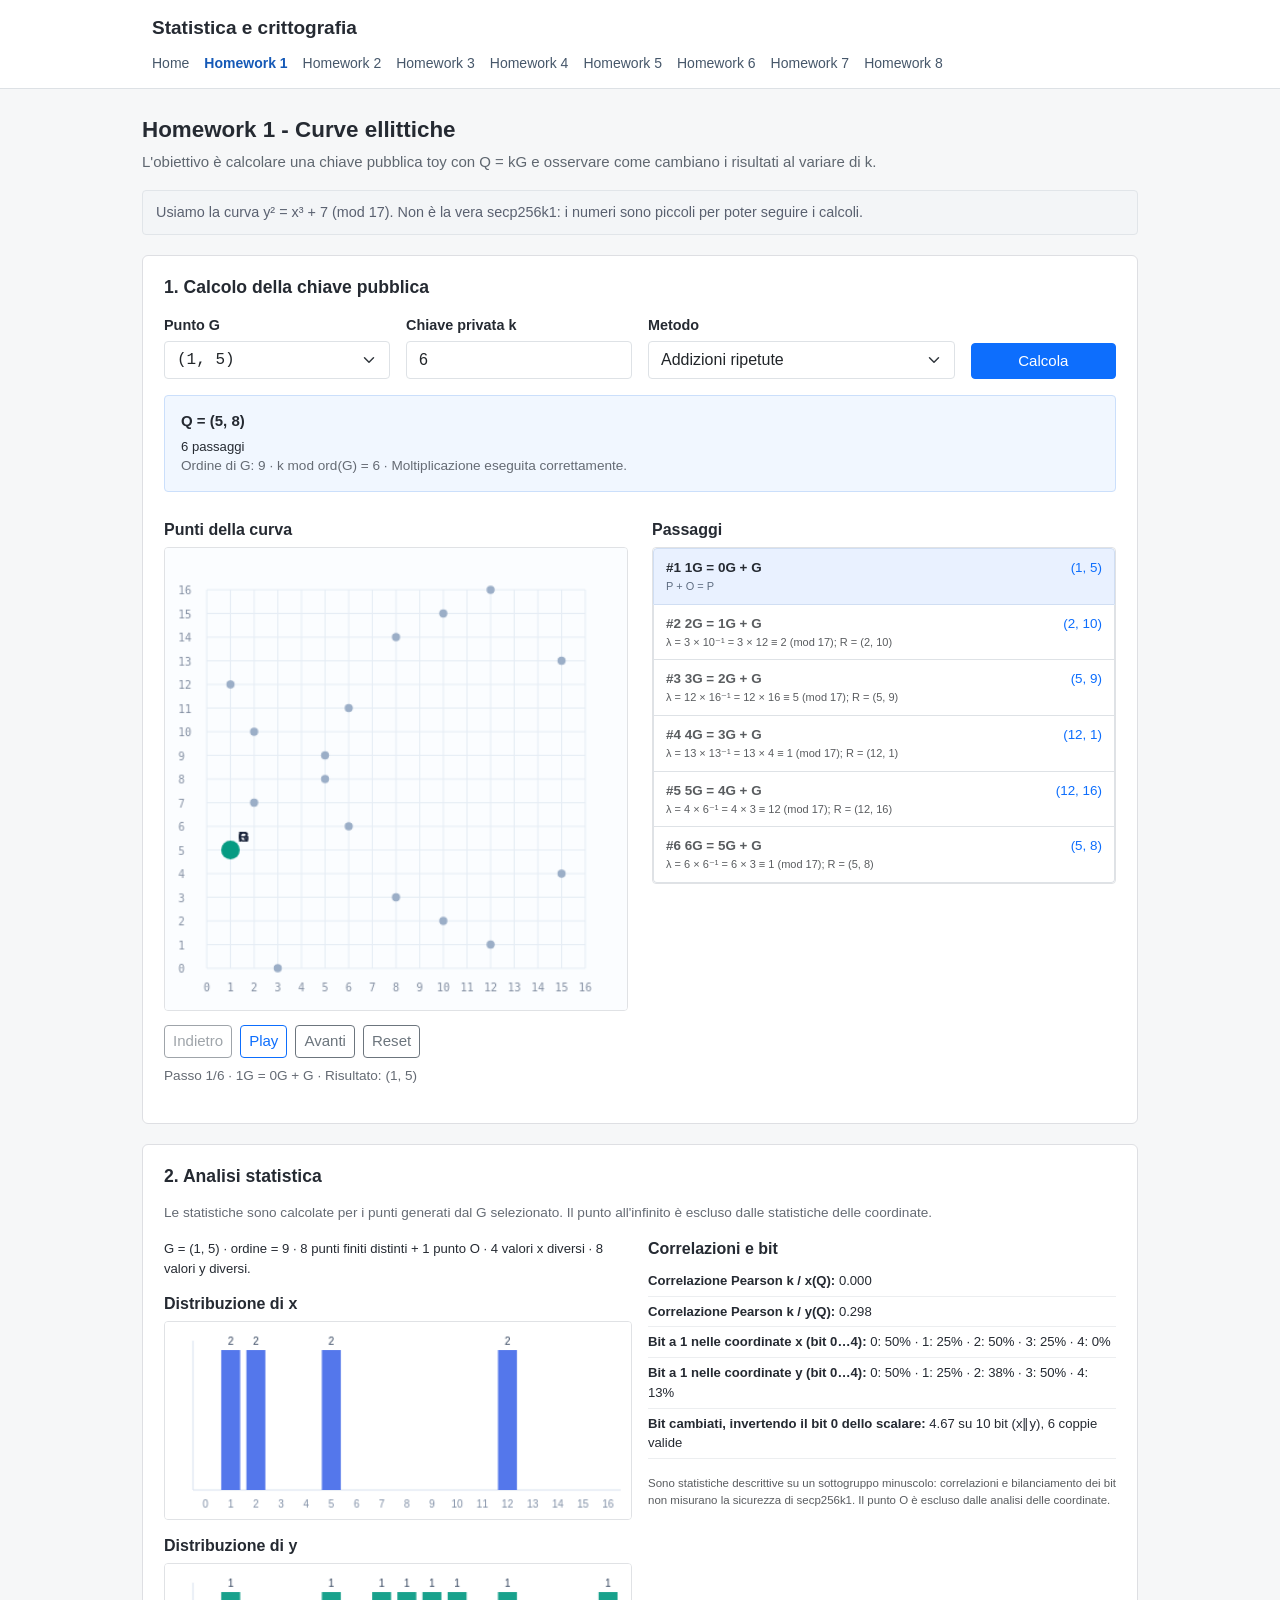
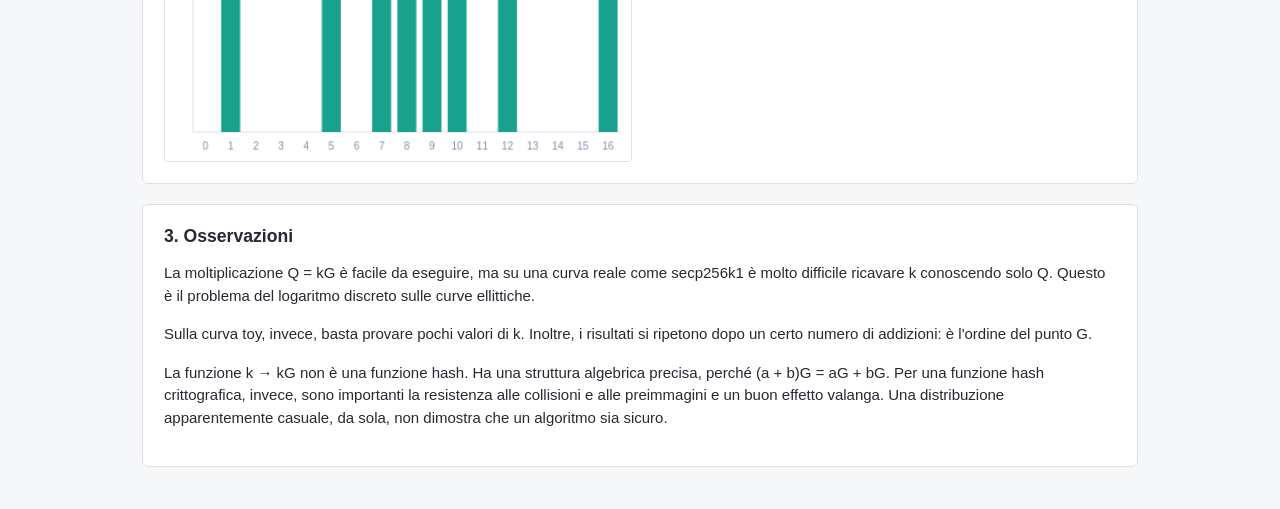
<file: homework1.html>
<!DOCTYPE html>
<html lang="it">
<head>
<meta charset="UTF-8">
<meta name="viewport" content="width=device-width, initial-scale=1">
<title>Homework 1 - Curve ellittiche</title>
<link rel="stylesheet" href="assets/bootstrap.min.css">
<link rel="stylesheet" href="assets/style.css">
<style>
header .container{width:100%;max-width:1020px;margin:0 auto;padding:14px 22px;box-sizing:border-box}
header h1{font-size:19px!important;line-height:1.5!important;margin:0}
nav{gap:15px!important}
nav a{font-size:14px!important}
main{padding-top:28px!important;padding-bottom:42px!important}
@media(max-width:600px){header .container{padding:14px 15px}header h1{font-size:17px!important}nav{gap:10px!important}}
</style>
<script defer src="assets/hw1.js"></script>
</head>
<body>
<header><div class="container"><h1>Statistica e crittografia</h1><nav><a href="index.html">Home</a><a href="homework1.html" aria-current="page">Homework 1</a><a href="homework2.html">Homework 2</a><a href="homework3.html">Homework 3</a><a href="homework4.html">Homework 4</a><a href="homework5.html">Homework 5</a><a href="homework6.html">Homework 6</a><a href="homework7.html">Homework 7</a><a href="homework8.html">Homework 8</a></nav></div></header>
<main class="container">
<h2>Homework 1 - Curve ellittiche</h2>
<p class="lead-text">L'obiettivo è calcolare una chiave pubblica toy con Q = kG e osservare come cambiano i risultati al variare di k.</p>
<div class="note">Usiamo la curva y² = x³ + 7 (mod 17). Non è la vera secp256k1: i numeri sono piccoli per poter seguire i calcoli.</div>
<section class="section">
<h3>1. Calcolo della chiave pubblica</h3>
<div class="row g-3 align-items-end">
<div class="col-sm-3"><label for="selectG">Punto G</label><select id="selectG" class="form-select mono"></select></div>
<div class="col-sm-3"><label for="inputK">Chiave privata k</label><input type="number" id="inputK" class="form-control" value="6" min="1" max="500" step="1"></div>
<div class="col-sm-4"><label for="selectMethod">Metodo</label><select id="selectMethod" class="form-select"><option value="naive">Addizioni ripetute</option><option value="double_add">Double-and-add</option></select></div>
<div class="col-sm-2"><button type="button" id="btnCompute" class="btn btn-primary w-100">Calcola</button></div>
</div>
<div class="result mt-3"><div class="fw-bold" id="pubKeyResult">-</div><div class="small mt-1" id="calcInfoBadge"></div><div class="small-note" id="hw1OrderNote"></div></div>
<div class="row g-4 mt-1">
<div class="col-lg-6"><h4>Punti della curva</h4><canvas id="eccCanvas" width="420" height="420"></canvas><div class="d-flex flex-wrap gap-2 mt-2"><button type="button" class="btn btn-sm btn-outline-secondary" id="btnPrev">Indietro</button><button type="button" class="btn btn-sm btn-outline-primary" id="btnPlay">Play</button><button type="button" class="btn btn-sm btn-outline-secondary" id="btnNext">Avanti</button><button type="button" class="btn btn-sm btn-outline-secondary" id="btnReset">Reset</button></div><p class="small-note mt-2" id="stepDescription"></p></div>
<div class="col-lg-6"><h4>Passaggi</h4><div class="list-group" id="logList"></div></div>
</div>
</section>
<section class="section">
<h3>2. Analisi statistica</h3>
<p class="small-note">Le statistiche sono calcolate per i punti generati dal G selezionato. Il punto all'infinito è escluso dalle statistiche delle coordinate.</p>
<div class="row g-3">
<div class="col-lg-6"><div id="statCoords" class="small mb-3"></div><h4>Distribuzione di x</h4><canvas id="histX" class="chart" width="450" height="190"></canvas><h4 class="mt-3">Distribuzione di y</h4><canvas id="histY" class="chart" width="450" height="190"></canvas></div>
<div class="col-lg-6"><h4>Correlazioni e bit</h4><div id="statMetrics" class="small"></div></div>
</div>
</section>
<section class="section">
<h3>3. Osservazioni</h3>
<p>La moltiplicazione Q = kG è facile da eseguire, ma su una curva reale come secp256k1 è molto difficile ricavare k conoscendo solo Q. Questo è il problema del logaritmo discreto sulle curve ellittiche.</p>
<p>Sulla curva toy, invece, basta provare pochi valori di k. Inoltre, i risultati si ripetono dopo un certo numero di addizioni: è l'ordine del punto G.</p>
<p>La funzione k → kG non è una funzione hash. Ha una struttura algebrica precisa, perché (a + b)G = aG + bG. Per una funzione hash crittografica, invece, sono importanti la resistenza alle collisioni e alle preimmagini e un buon effetto valanga. Una distribuzione apparentemente casuale, da sola, non dimostra che un algoritmo sia sicuro.</p>
</section>
</main>
</body>
</html>
</file>
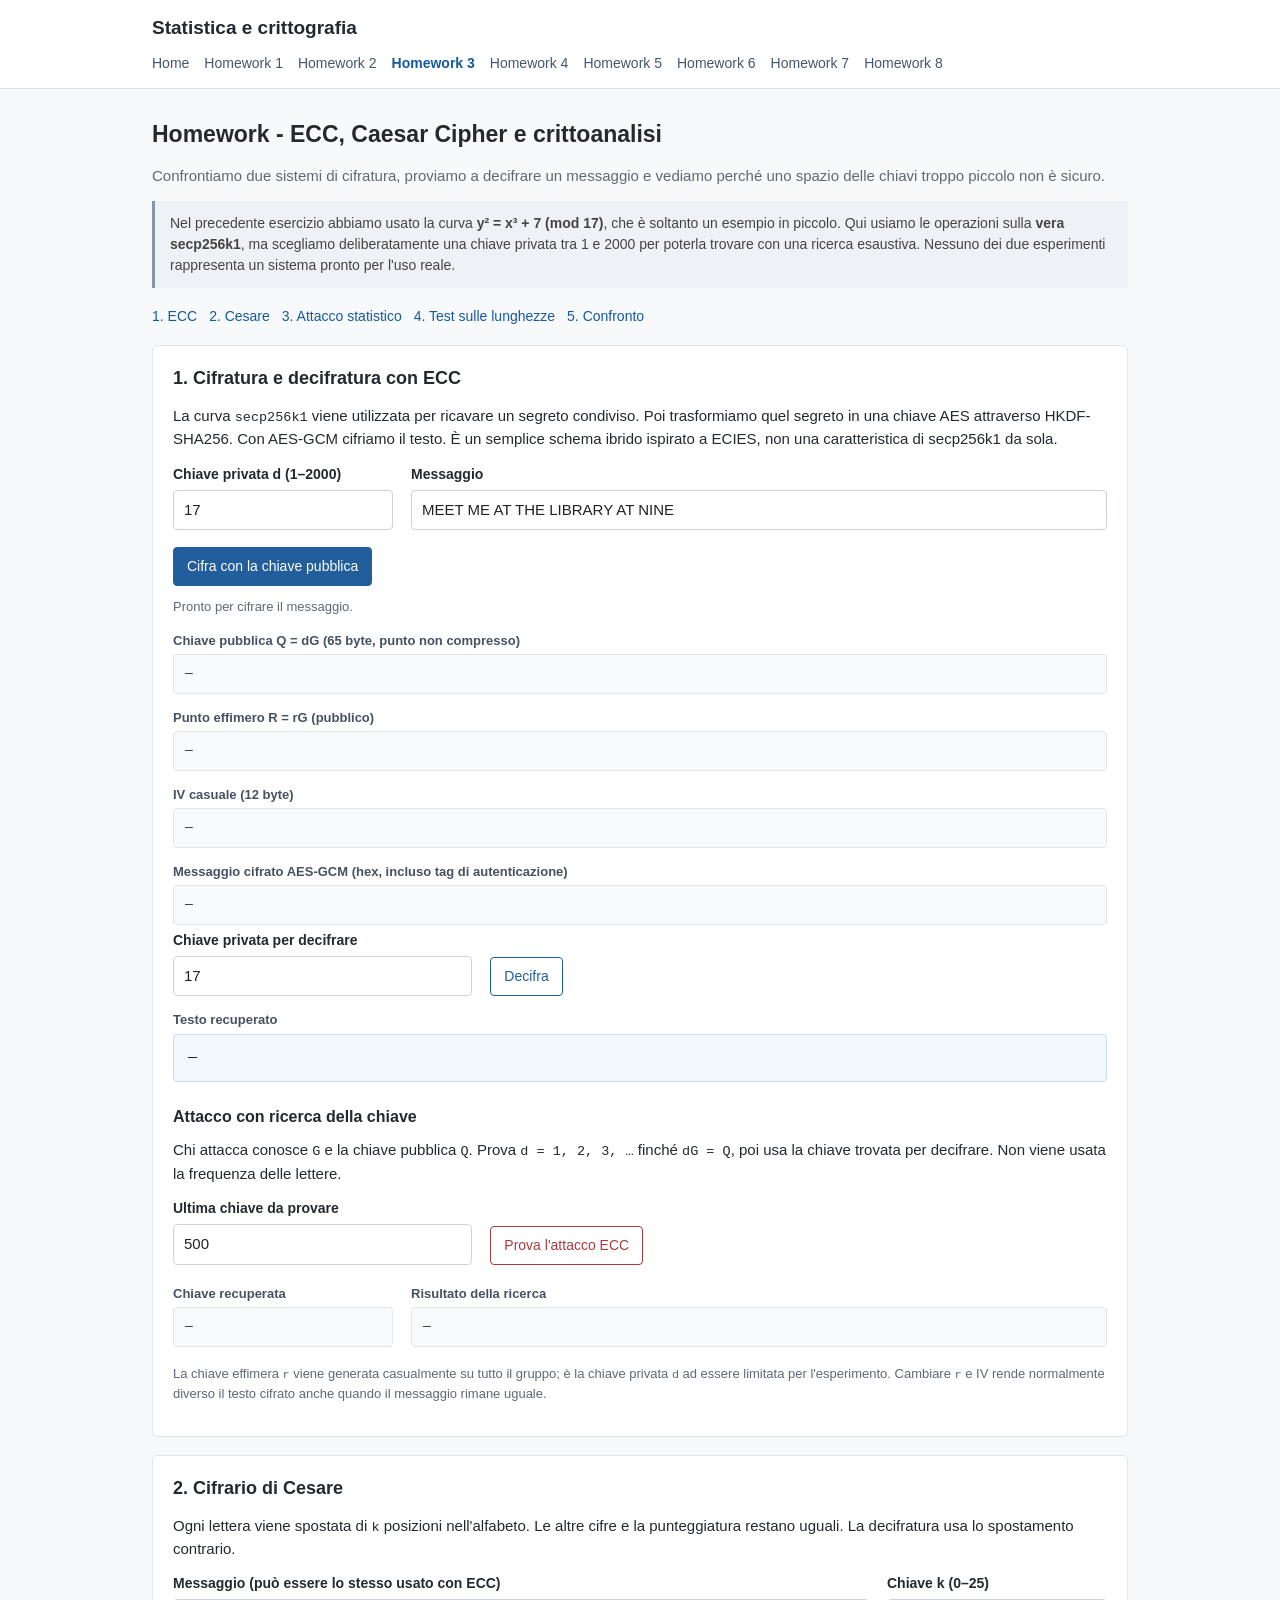
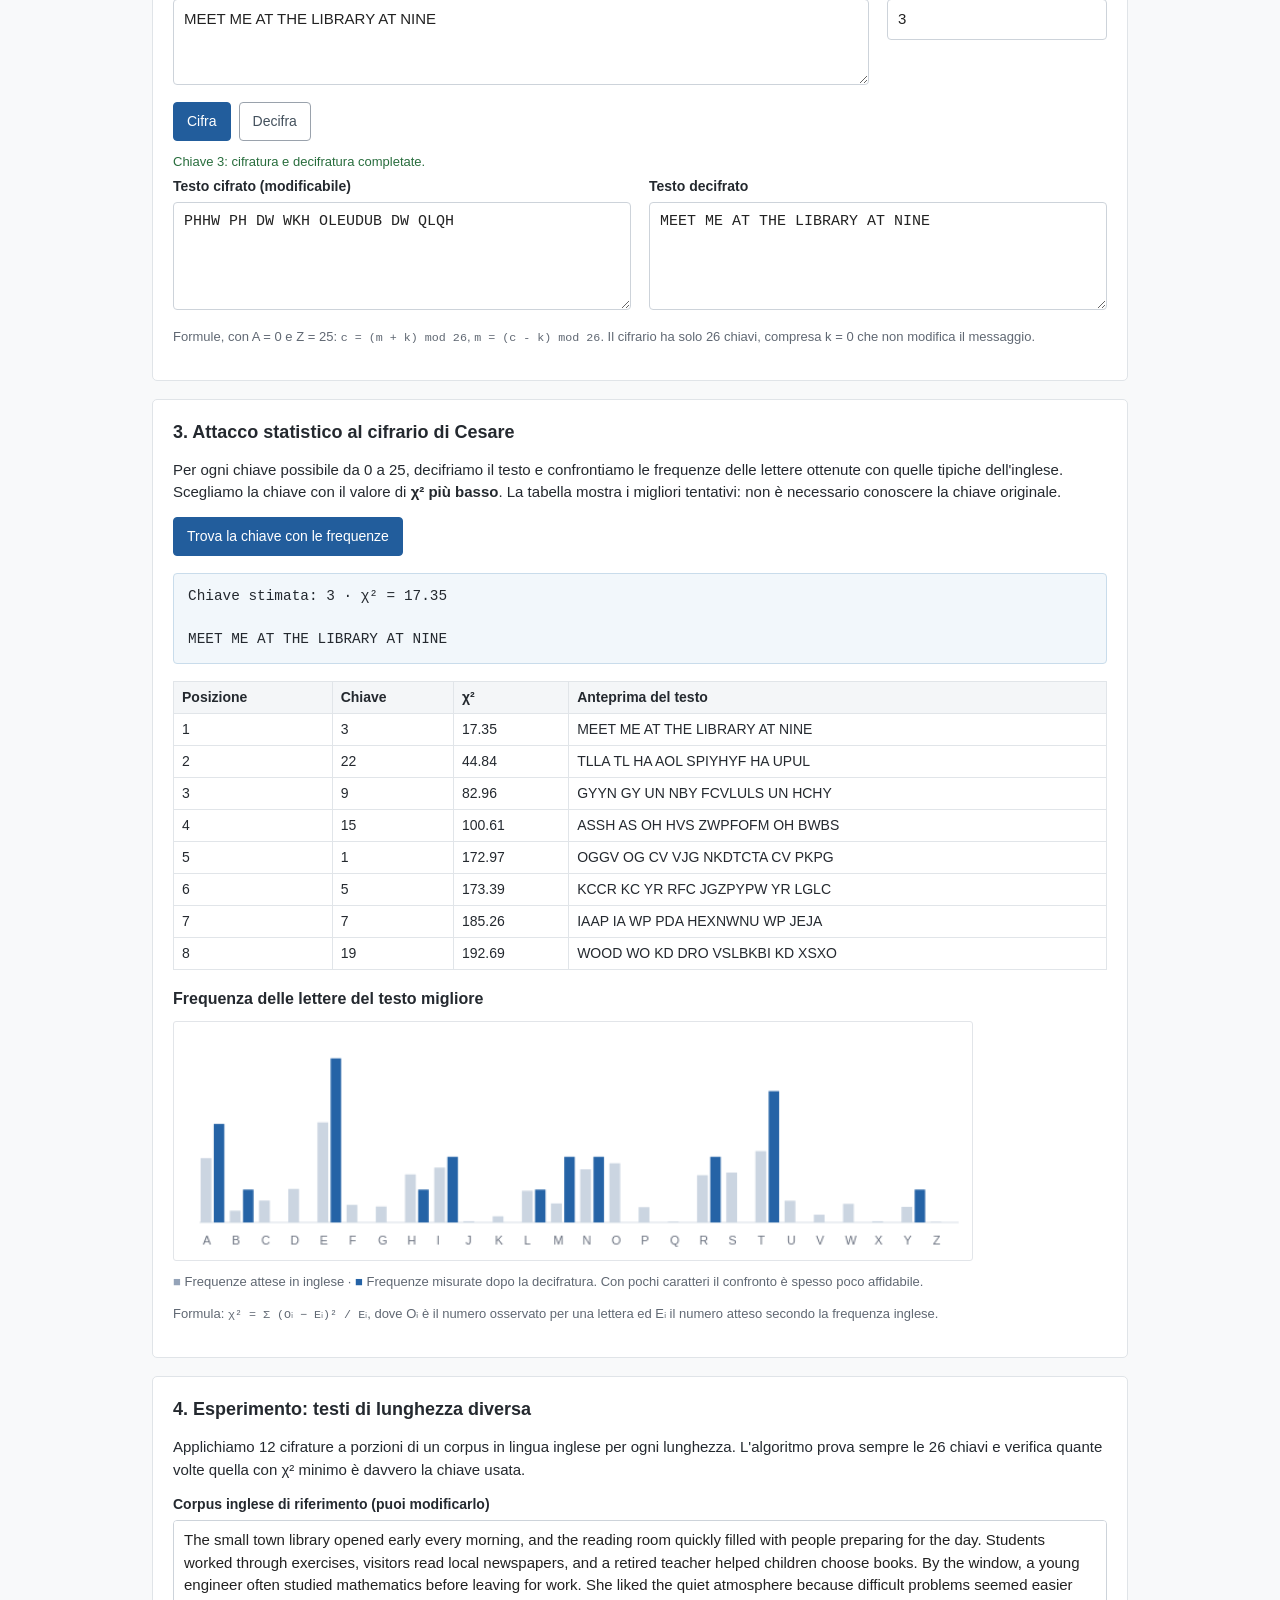
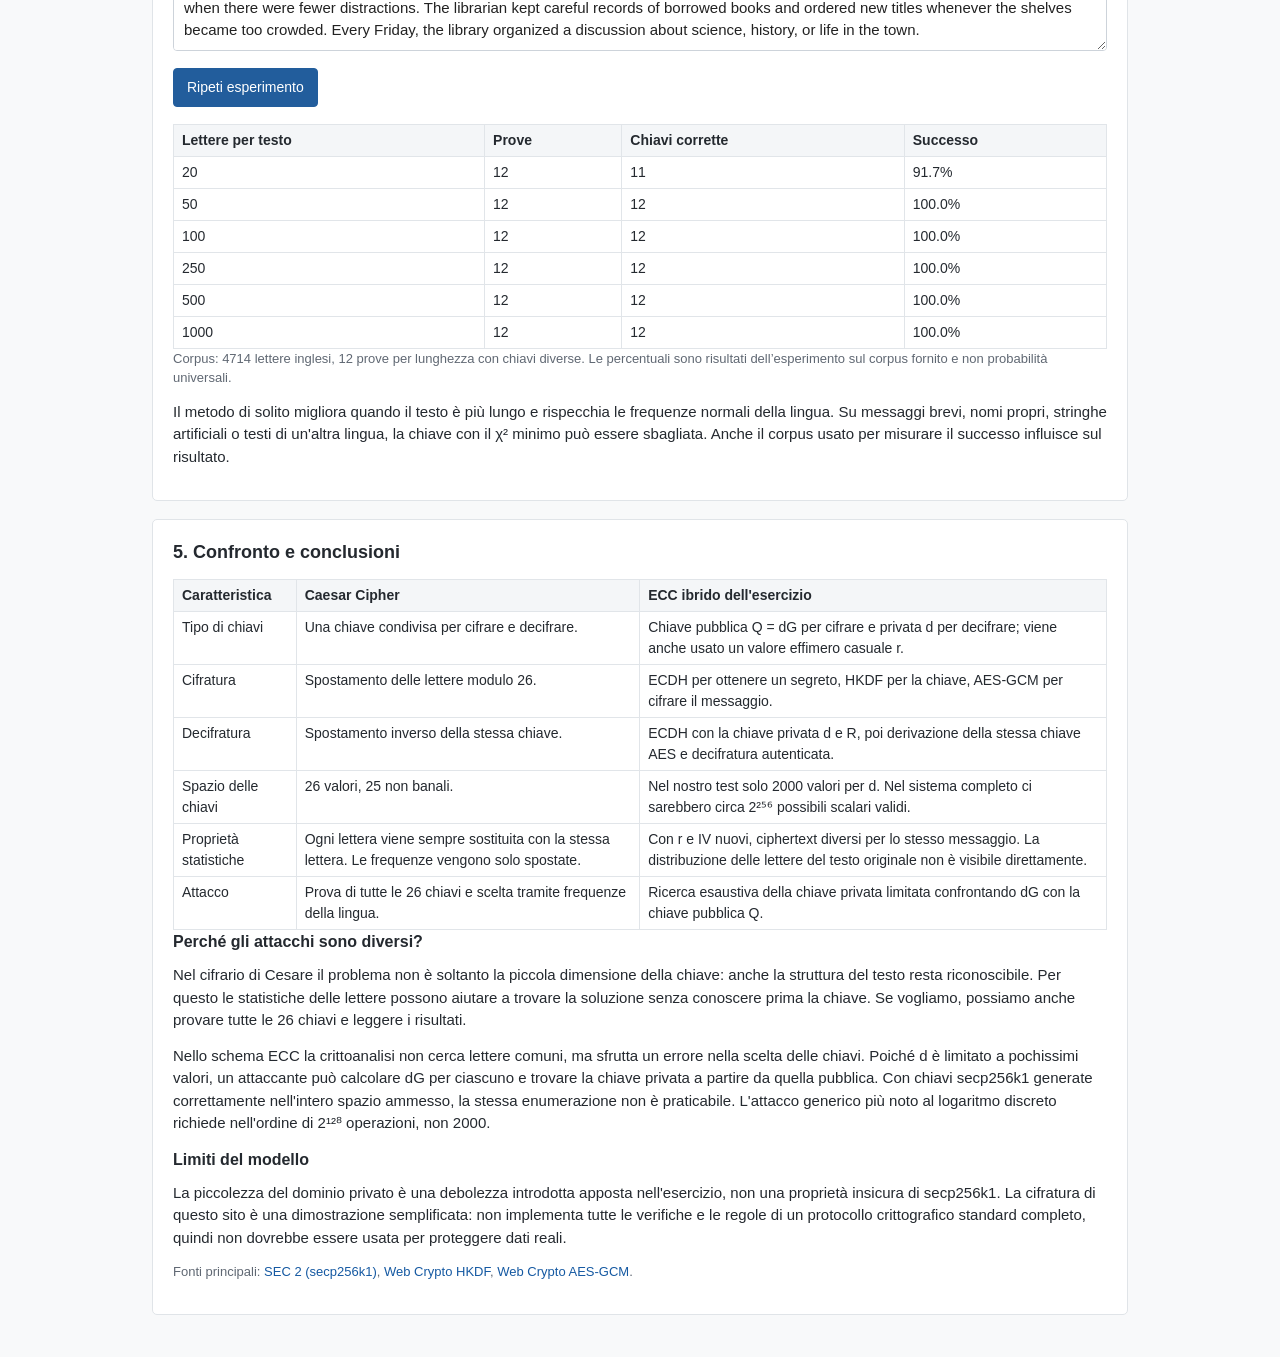
<file: homework3.html>
<!DOCTYPE html>
<html lang="it">
<head>
<meta charset="UTF-8">
<meta name="viewport" content="width=device-width, initial-scale=1">
<title>Homework 3- ECC e cifrario di Cesare</title>
<style>
.code-value{padding:8px 10px;background:#f7f8fa;border:1px solid #e0e3e8;border-radius:4px;font-family:Consolas,Monaco,monospace;overflow-wrap:anywhere;font-size:.82rem;min-height:35px;white-space:pre-wrap}
.grid-label{font-weight:600;font-size:.87rem;color:#465261;margin:12px 0 4px}
#caesarBest{white-space:pre-wrap;font-size:.9rem}
#frequencyChart{width:100%;max-width:800px}
.output-wrap{max-height:160px;overflow:auto}
.anchor-nav a{margin-right:13px;font-size:.9rem}
.table-compact{font-size:.84rem}
</style>
<style>

:root{font-family:Arial,Helvetica,sans-serif;color:#24292f;background:#f8f9fa;line-height:1.5}*{box-sizing:border-box}body{margin:0;font-size:15px}header{background:white;border-bottom:1px solid #dce0e5}header .container{padding-top:14px;padding-bottom:14px;display:flex;align-items:center;justify-content:space-between;flex-wrap:wrap;gap:10px}header h1{font-size:19px;margin:0}nav{display:flex;gap:15px;flex-wrap:wrap}a{color:#1559a2;text-decoration:none}a:hover{text-decoration:underline}nav a{font-size:14px;color:#46576a}nav a[aria-current=page]{font-weight:bold;color:#1559a2}.container{max-width:1020px;margin:auto;padding:0 22px}main{padding-top:28px!important;padding-bottom:42px!important}h2{font-size:23px;margin:0 0 14px}h3{font-size:18px;margin:0 0 13px}h4{font-size:16px;margin:0 0 10px}p{margin:0 0 13px}section.section,.section{background:white;padding:19px 20px;border:1px solid #e0e4e8;border-radius:5px;margin-top:18px}.note{border-left:3px solid #8295aa;padding:12px 15px;background:#eef2f6;color:#444;font-size:14px}.lead-text,.small-note{color:#606873}.small-note{font-size:13px}.small{font-size:13px!important}.row{display:flex;flex-wrap:wrap;margin-left:-9px;margin-right:-9px;row-gap:14px}.row>*{padding-left:9px;padding-right:9px;min-width:0;flex:1 0 100%}.col-auto{flex:0 0 auto}.col-6{flex:0 0 50%}@media(min-width:576px){.col-sm-3{flex:0 0 25%}.col-sm-4{flex:0 0 33.333%}.col-sm-5{flex:0 0 41.6667%}.col-sm-9{flex:0 0 75%}}@media(min-width:768px){.col-md-3{flex:0 0 25%}.col-md-4{flex:0 0 33.333%}.col-md-6{flex:0 0 50%}.col-md-8{flex:0 0 66.666%}}@media(min-width:992px){.col-lg-3{flex:0 0 25%}.col-lg-6{flex:0 0 50%}.col-lg-7{flex:0 0 58.333%}.col-lg-9{flex:0 0 75%}}.g-2{row-gap:8px}.g-3{row-gap:13px}.g-4{row-gap:19px}.form-control,.form-select,textarea,input,select{display:block;width:100%;padding:8px 10px;border:1px solid #cdd3da;border-radius:4px;background:white;color:#222;font:inherit}textarea{resize:vertical}label{font-size:14px;font-weight:600;display:block;margin-bottom:5px}input[type=checkbox]{display:inline;width:auto}.btn,button{border-radius:4px;border:1px solid #cbd2d9;background:#f8f9fa;color:#252d35;padding:8px 13px;font:inherit;font-size:14px;cursor:pointer}.btn:hover,button:hover{filter:brightness(.96)}button:disabled{opacity:.55;cursor:wait}.btn-primary{background:#225d9c;border-color:#225d9c;color:white}.btn-outline-primary{background:white;border-color:#225d9c;color:#225d9c}.btn-outline-secondary{background:white;border-color:#9aa2ac;color:#44515d}.btn-outline-danger{background:white;border-color:#aa3c3c;color:#aa3c3c}.btn-sm{padding:5px 9px;font-size:13px}.w-100{width:100%}.d-flex{display:flex}.flex-wrap{flex-wrap:wrap}.align-items-center{align-items:center}.align-items-end{align-items:flex-end}.gap-2{gap:8px}.gap-3{gap:12px}.mt-1{margin-top:5px!important}.mt-2{margin-top:11px!important}.mt-3{margin-top:17px!important}.mt-4{margin-top:23px!important}.mb-0{margin-bottom:0!important}.mb-2{margin-bottom:12px!important}.mb-3{margin-bottom:17px!important}.mono,code,pre,.code-value,.step-output{font-family:Consolas,'Courier New',monospace;overflow-wrap:anywhere}.code-value,.step-output,.output{padding:9px 11px;border-radius:4px;border:1px solid #e2e5e8;background:#f8fafc;font-size:13px;white-space:pre-wrap;overflow-wrap:anywhere}.result{padding:12px 14px;border:1px solid #c9dceb;border-radius:4px;background:#f2f7fb;overflow-wrap:anywhere}.fw-bold{font-weight:700}.text-danger{color:#ad3131!important}.text-success{color:#286d3d!important}.text-muted{color:#687480!important}.text-primary{color:#225d9c!important}.d-none{display:none!important}.table-responsive{overflow-x:auto}.table{width:100%;border-collapse:collapse;font-size:14px;margin:0}.table th,.table td{border:1px solid #e1e5e9;text-align:left;padding:7px 9px;vertical-align:top}.table th{background:#f4f6f8}.table-sm td,.table-sm th{padding:5px 8px}.chart,canvas{max-width:100%;height:auto;background:white;border:1px solid #e2e5e9;border-radius:3px}.chart{display:block;width:100%}#eccCanvas{width:100%}#logList{max-height:380px;overflow:auto;border:1px solid #e1e5e9}#logList .list-group-item{display:block;text-align:left;width:100%;background:#fff;border:0;border-bottom:1px solid #eee;padding:8px 10px;border-radius:0;font-size:13px}#logList .list-group-item.active{background:#e7f0f9}.list-group-item .d-flex{justify-content:space-between;gap:10px}.step{padding:12px 0;border-top:1px solid #eee}.step h4{margin-bottom:5px}.step-output>div+div{margin-top:6px}.secret-blur{filter:blur(5px);user-select:none}.grid-label{font-size:13px;font-weight:bold;color:#465261;margin:14px 0 4px}.anchor-nav a{display:inline-block;margin-right:12px;font-size:14px}footer{border-top:1px solid #e1e5e9;padding:17px 0;color:#66707c;font-size:13px}strong{font-weight:700}code{font-size:.9em}body a:focus-visible,button:focus-visible,input:focus-visible,textarea:focus-visible{outline:3px solid #85b5e6;outline-offset:2px}@media(max-width:600px){.container{padding-left:15px;padding-right:15px}main{padding-top:18px!important}.section{padding:15px!important}header h1{font-size:17px}nav{gap:10px}}

</style>
<style>
html{overflow-y:scroll}
header .container{max-width:1020px;padding-top:14px;padding-bottom:14px}
header h1{font-size:19px}
nav{gap:15px}
nav a{font-size:14px}
@media(max-width:600px){header h1{font-size:17px}nav{gap:10px}}
</style>
</head>
<body>
<header><div class="container"><h1>Statistica e crittografia</h1><nav><a href="index.html">Home</a><a href="homework1.html">Homework 1</a><a href="homework2.html">Homework 2</a><a href="homework3.html" aria-current="page">Homework 3</a><a href="homework4.html">Homework 4</a><a href="homework5.html">Homework 5</a><a href="homework6.html">Homework 6</a><a href="homework7.html">Homework 7</a><a href="homework8.html">Homework 8</a></nav></div></header>
<main class="container">
<h2>Homework - ECC, Caesar Cipher e crittoanalisi</h2>
<p class="lead-text">Confrontiamo due sistemi di cifratura, proviamo a decifrare un messaggio e vediamo perché uno spazio delle chiavi troppo piccolo non è sicuro.</p>
<div class="note">Nel precedente esercizio abbiamo usato la curva <strong>y² = x³ + 7 (mod 17)</strong>, che è soltanto un esempio in piccolo. Qui usiamo le operazioni sulla <strong>vera secp256k1</strong>, ma scegliamo deliberatamente una chiave privata tra 1 e 2000 per poterla trovare con una ricerca esaustiva. Nessuno dei due esperimenti rappresenta un sistema pronto per l'uso reale.</div>
<p class="anchor-nav mt-3"><a href="#ecc">1. ECC</a><a href="#caesar">2. Cesare</a><a href="#frequency">3. Attacco statistico</a><a href="#samples">4. Test sulle lunghezze</a><a href="#comparison">5. Confronto</a></p>
<section class="section" id="ecc">
<h3>1. Cifratura e decifratura con ECC</h3>
<p>La curva <code>secp256k1</code> viene utilizzata per ricavare un segreto condiviso. Poi trasformiamo quel segreto in una chiave AES attraverso HKDF-SHA256. Con AES-GCM cifriamo il testo. È un semplice schema ibrido ispirato a ECIES, non una caratteristica di secp256k1 da sola.</p>
<div class="row g-3 align-items-end">
<div class="col-sm-3"><label for="eccPrivate">Chiave privata d (1–2000)</label><input id="eccPrivate" class="form-control" type="number" value="17" min="1" max="2000" step="1"></div>
<div class="col-sm-9"><label for="eccPlain">Messaggio</label><input id="eccPlain" class="form-control" type="text" value="MEET ME AT THE LIBRARY AT NINE"></div>
</div>
<div class="mt-3"><button id="eccEncrypt" class="btn btn-primary" type="button">Cifra con la chiave pubblica</button></div>
<div id="eccStatus" class="small-note mt-2"></div>
<p class="grid-label">Chiave pubblica Q = dG (65 byte, punto non compresso)</p>
<div class="code-value" id="eccPublic">—</div>
<p class="grid-label">Punto effimero R = rG (pubblico)</p>
<div class="code-value" id="eccEphemeral">—</div>
<p class="grid-label">IV casuale (12 byte)</p>
<div class="code-value" id="eccIv">—</div>
<p class="grid-label">Messaggio cifrato AES-GCM (hex, incluso tag di autenticazione)</p>
<div class="code-value output-wrap" id="eccCiphertext">—</div>
<div class="row g-3 mt-1 align-items-end">
<div class="col-sm-4"><label for="eccPrivateDecrypt">Chiave privata per decifrare</label><input id="eccPrivateDecrypt" class="form-control" type="number" value="17" min="1" max="2000"></div>
<div class="col-sm-5"><button id="eccDecrypt" class="btn btn-outline-primary" type="button">Decifra</button></div>
</div>
<p class="grid-label">Testo recuperato</p>
<div class="result mono" id="eccDecrypted">—</div>
<h4 class="mt-4">Attacco con ricerca della chiave</h4>
<p>Chi attacca conosce <code>G</code> e la chiave pubblica <code>Q</code>. Prova <code>d = 1, 2, 3, …</code> finché <code>dG = Q</code>, poi usa la chiave trovata per decifrare. Non viene usata la frequenza delle lettere.</p>
<div class="row g-2 align-items-end">
<div class="col-sm-4"><label for="eccAttackLimit">Ultima chiave da provare</label><input id="eccAttackLimit" class="form-control" type="number" value="500" min="1" max="2000"></div>
<div class="col-sm-5"><button id="eccAttack" class="btn btn-outline-danger" type="button">Prova l'attacco ECC</button></div>
</div>
<div class="row g-3 mt-1">
<div class="col-sm-3"><p class="grid-label">Chiave recuperata</p><div class="code-value" id="eccRecovered">—</div></div>
<div class="col-sm-9"><p class="grid-label">Risultato della ricerca</p><div class="code-value" id="eccAttackInfo">—</div></div>
</div>
<div id="eccAttackStatus" class="small-note mt-2"></div>
<p class="small-note mt-3">La chiave effimera <code>r</code> viene generata casualmente su tutto il gruppo; è la chiave privata <code>d</code> ad essere limitata per l'esperimento. Cambiare <code>r</code> e IV rende normalmente diverso il testo cifrato anche quando il messaggio rimane uguale.</p>
</section>
<section class="section" id="caesar">
<h3>2. Cifrario di Cesare</h3>
<p>Ogni lettera viene spostata di <code>k</code> posizioni nell'alfabeto. Le altre cifre e la punteggiatura restano uguali. La decifratura usa lo spostamento contrario.</p>
<div class="row g-3">
<div class="col-lg-9"><label for="caesarPlain">Messaggio (può essere lo stesso usato con ECC)</label><textarea id="caesarPlain" class="form-control" rows="3">MEET ME AT THE LIBRARY AT NINE</textarea></div>
<div class="col-lg-3"><label for="caesarKey">Chiave k (0–25)</label><input id="caesarKey" type="number" min="0" max="25" step="1" value="3" class="form-control"></div>
</div>
<div class="d-flex gap-2 mt-3 flex-wrap"><button id="caesarEncrypt" type="button" class="btn btn-primary">Cifra</button><button id="caesarDecrypt" type="button" class="btn btn-outline-secondary">Decifra</button></div>
<div id="caesarStatus" class="small-note mt-2"></div>
<div class="row g-3 mt-1">
<div class="col-md-6"><label for="caesarCipher">Testo cifrato (modificabile)</label><textarea id="caesarCipher" class="form-control mono" rows="4"></textarea></div>
<div class="col-md-6"><label for="caesarDecoded">Testo decifrato</label><textarea id="caesarDecoded" class="form-control mono" rows="4" readonly></textarea></div>
</div>
<p class="small-note mt-3">Formule, con A = 0 e Z = 25: <code>c = (m + k) mod 26</code>, <code>m = (c - k) mod 26</code>. Il cifrario ha solo 26 chiavi, compresa k = 0 che non modifica il messaggio.</p>
</section>
<section class="section" id="frequency">
<h3>3. Attacco statistico al cifrario di Cesare</h3>
<p>Per ogni chiave possibile da 0 a 25, decifriamo il testo e confrontiamo le frequenze delle lettere ottenute con quelle tipiche dell'inglese. Scegliamo la chiave con il valore di <strong>χ² più basso</strong>. La tabella mostra i migliori tentativi: non è necessario conoscere la chiave originale.</p>
<div class="mb-3"><button id="caesarAttack" type="button" class="btn btn-primary">Trova la chiave con le frequenze</button></div>
<div class="result mono" id="caesarBest">—</div>
<div class="table-responsive mt-3"><table class="table table-sm table-bordered table-compact"><thead><tr><th>Posizione</th><th>Chiave</th><th>χ²</th><th>Anteprima del testo</th></tr></thead><tbody id="caesarRank"></tbody></table></div>
<h4 class="mt-3">Frequenza delle lettere del testo migliore</h4>
<canvas id="frequencyChart" class="chart" width="720" height="215"></canvas>
<p class="small-note mt-2"><span style="color:#94a3b8">■</span> Frequenze attese in inglese · <span style="color:#2563a6">■</span> Frequenze misurate dopo la decifratura. Con pochi caratteri il confronto è spesso poco affidabile.</p>
<p class="small-note">Formula: <code>χ² = Σ (Oᵢ − Eᵢ)² / Eᵢ</code>, dove Oᵢ è il numero osservato per una lettera ed Eᵢ il numero atteso secondo la frequenza inglese.</p>
</section>
<section class="section" id="samples">
<h3>4. Esperimento: testi di lunghezza diversa</h3>
<p>Applichiamo 12 cifrature a porzioni di un corpus in lingua inglese per ogni lunghezza. L'algoritmo prova sempre le 26 chiavi e verifica quante volte quella con χ² minimo è davvero la chiave usata.</p>
<label for="testCorpus">Corpus inglese di riferimento (puoi modificarlo)</label>
<textarea id="testCorpus" class="form-control" rows="5"></textarea>
<div class="mt-3"><button id="testButton" type="button" class="btn btn-primary">Ripeti esperimento</button></div>
<div class="table-responsive mt-3"><table class="table table-sm table-bordered"><thead><tr><th>Lettere per testo</th><th>Prove</th><th>Chiavi corrette</th><th>Successo</th></tr></thead><tbody id="testResults"></tbody></table></div>
<p class="small-note" id="testExplanation"></p>
<p>Il metodo di solito migliora quando il testo è più lungo e rispecchia le frequenze normali della lingua. Su messaggi brevi, nomi propri, stringhe artificiali o testi di un'altra lingua, la chiave con il χ² minimo può essere sbagliata. Anche il corpus usato per misurare il successo influisce sul risultato.</p>
</section>
<section class="section" id="comparison">
<h3>5. Confronto e conclusioni</h3>
<div class="table-responsive"><table class="table table-bordered table-sm"><thead><tr><th>Caratteristica</th><th>Caesar Cipher</th><th>ECC ibrido dell'esercizio</th></tr></thead><tbody>
<tr><td>Tipo di chiavi</td><td>Una chiave condivisa per cifrare e decifrare.</td><td>Chiave pubblica Q = dG per cifrare e privata d per decifrare; viene anche usato un valore effimero casuale r.</td></tr>
<tr><td>Cifratura</td><td>Spostamento delle lettere modulo 26.</td><td>ECDH per ottenere un segreto, HKDF per la chiave, AES-GCM per cifrare il messaggio.</td></tr>
<tr><td>Decifratura</td><td>Spostamento inverso della stessa chiave.</td><td>ECDH con la chiave privata d e R, poi derivazione della stessa chiave AES e decifratura autenticata.</td></tr>
<tr><td>Spazio delle chiavi</td><td>26 valori, 25 non banali.</td><td>Nel nostro test solo 2000 valori per d. Nel sistema completo ci sarebbero circa 2²⁵⁶ possibili scalari validi.</td></tr>
<tr><td>Proprietà statistiche</td><td>Ogni lettera viene sempre sostituita con la stessa lettera. Le frequenze vengono solo spostate.</td><td>Con r e IV nuovi, ciphertext diversi per lo stesso messaggio. La distribuzione delle lettere del testo originale non è visibile direttamente.</td></tr>
<tr><td>Attacco</td><td>Prova di tutte le 26 chiavi e scelta tramite frequenze della lingua.</td><td>Ricerca esaustiva della chiave privata limitata confrontando dG con la chiave pubblica Q.</td></tr>
</tbody></table></div>
<h4>Perché gli attacchi sono diversi?</h4>
<p>Nel cifrario di Cesare il problema non è soltanto la piccola dimensione della chiave: anche la struttura del testo resta riconoscibile. Per questo le statistiche delle lettere possono aiutare a trovare la soluzione senza conoscere prima la chiave. Se vogliamo, possiamo anche provare tutte le 26 chiavi e leggere i risultati.</p>
<p>Nello schema ECC la crittoanalisi non cerca lettere comuni, ma sfrutta un errore nella scelta delle chiavi. Poiché d è limitato a pochissimi valori, un attaccante può calcolare dG per ciascuno e trovare la chiave privata a partire da quella pubblica. Con chiavi secp256k1 generate correttamente nell'intero spazio ammesso, la stessa enumerazione non è praticabile. L'attacco generico più noto al logaritmo discreto richiede nell'ordine di 2¹²⁸ operazioni, non 2000.</p>
<h4>Limiti del modello</h4>
<p>La piccolezza del dominio privato è una debolezza introdotta apposta nell'esercizio, non una proprietà insicura di secp256k1. La cifratura di questo sito è una dimostrazione semplificata: non implementa tutte le verifiche e le regole di un protocollo crittografico standard completo, quindi non dovrebbe essere usata per proteggere dati reali.</p>
<p class="small-note">Fonti principali: <a href="https://www.secg.org/sec2-v2.pdf" target="_blank" rel="noopener noreferrer">SEC 2 (secp256k1)</a>, <a href="https://developer.mozilla.org/en-US/docs/Web/API/SubtleCrypto/deriveKey" target="_blank" rel="noopener noreferrer">Web Crypto HKDF</a>, <a href="https://developer.mozilla.org/en-US/docs/Web/API/SubtleCrypto/encrypt" target="_blank" rel="noopener noreferrer">Web Crypto AES-GCM</a>.</p>
</section>
</main>
<script defer src="assets/hw3.js"></script>
</body>
</html>
</file>
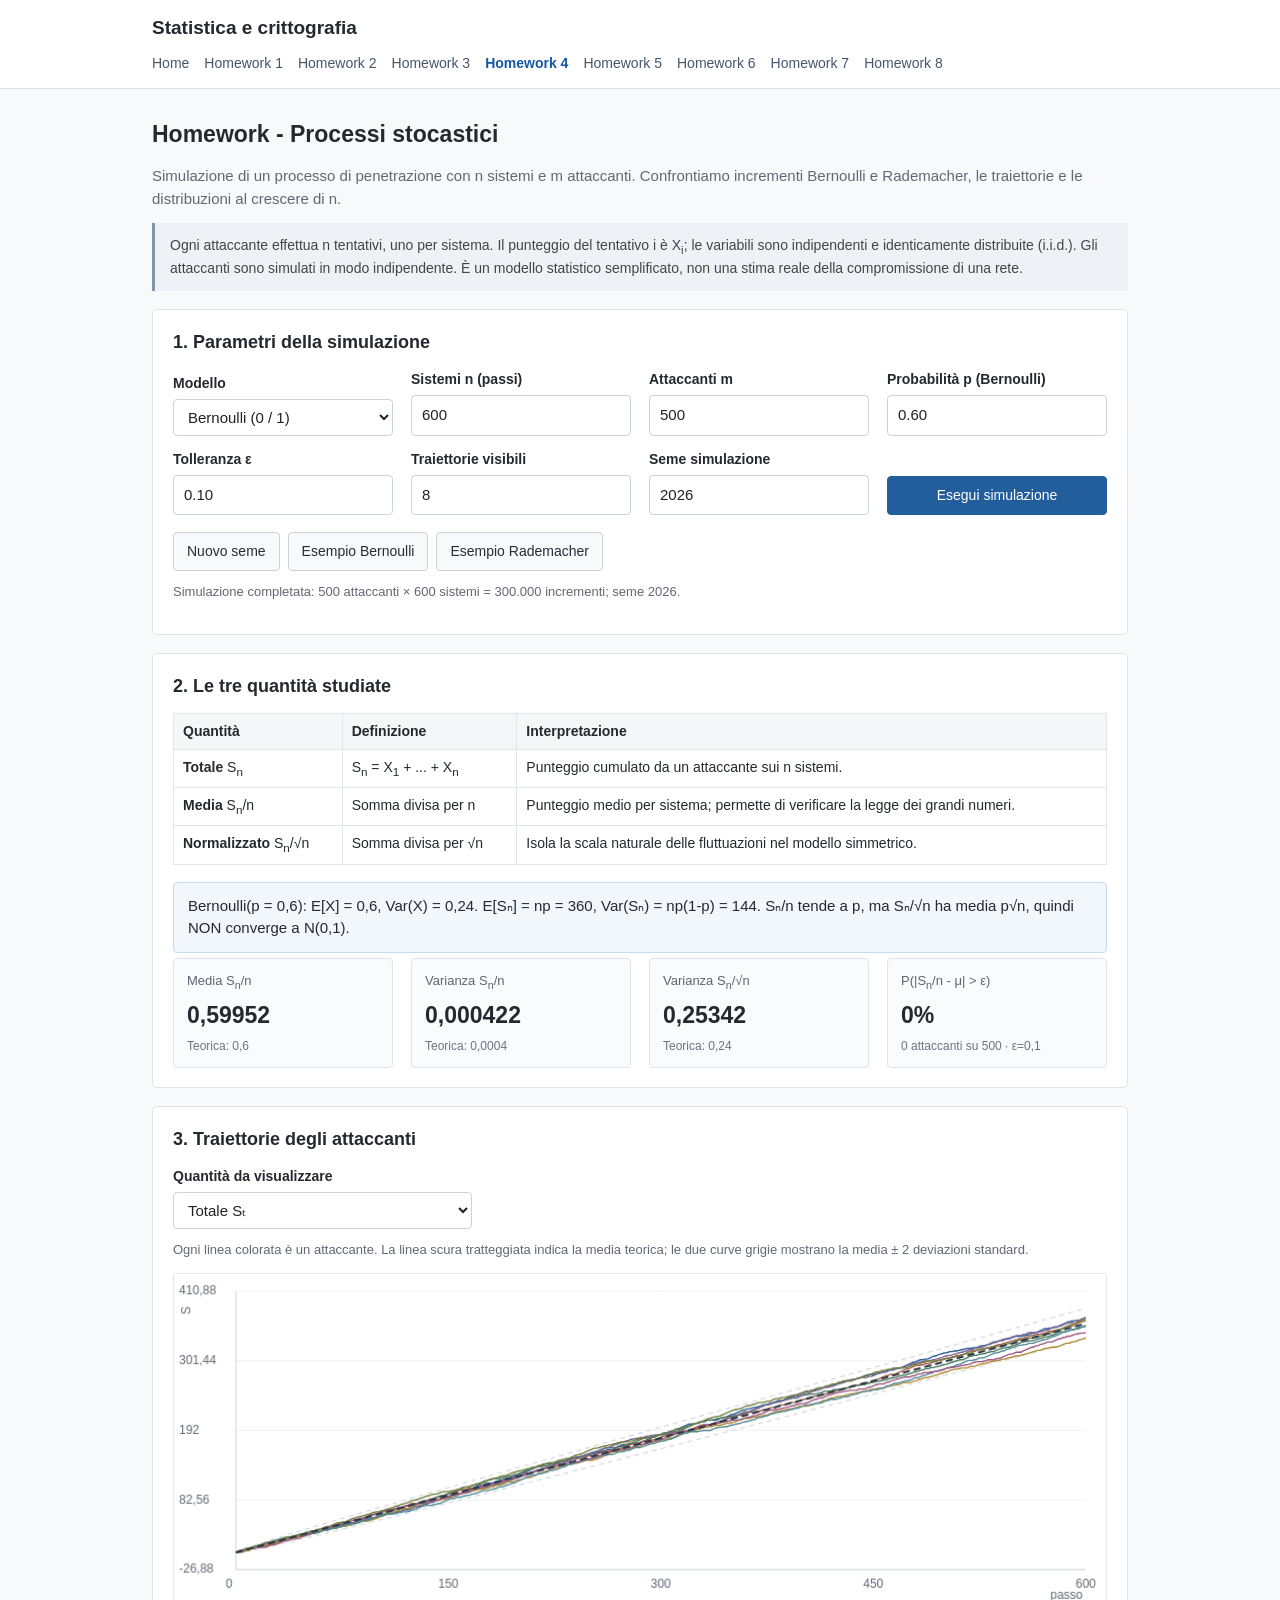
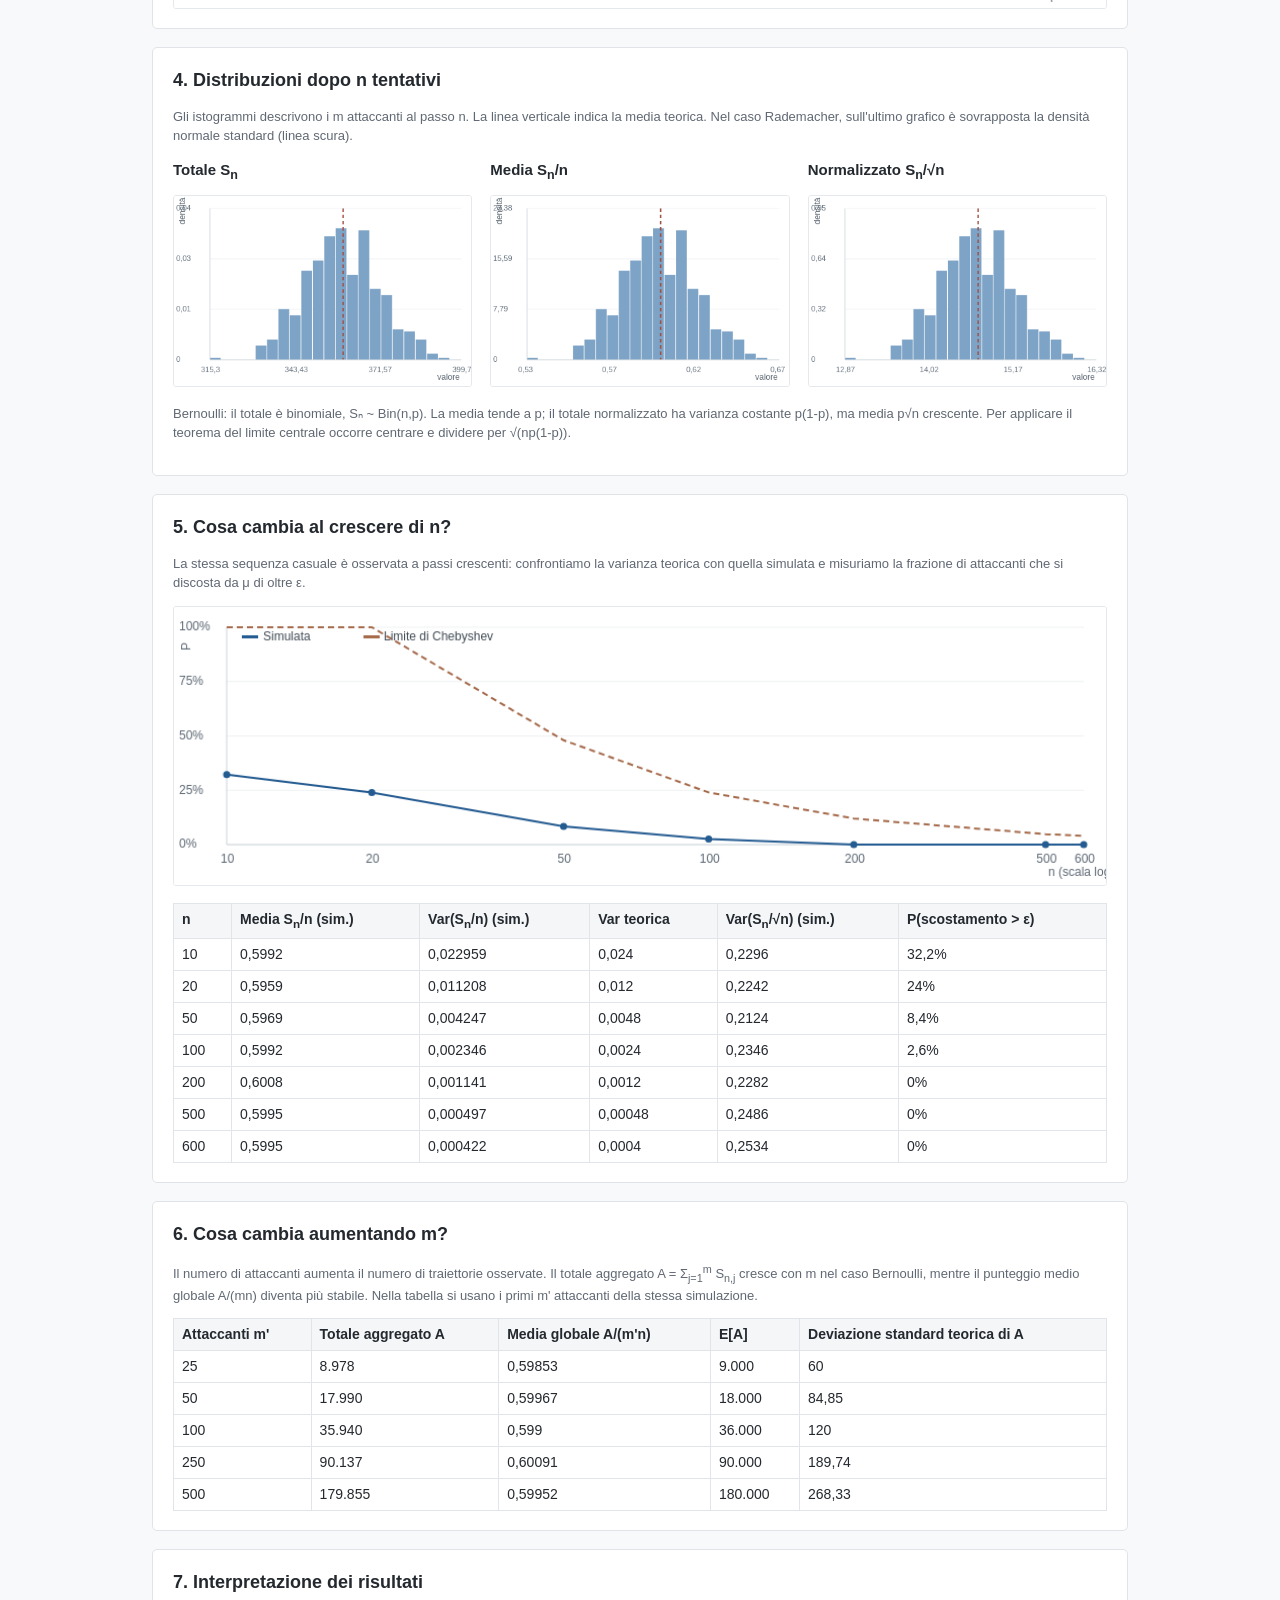
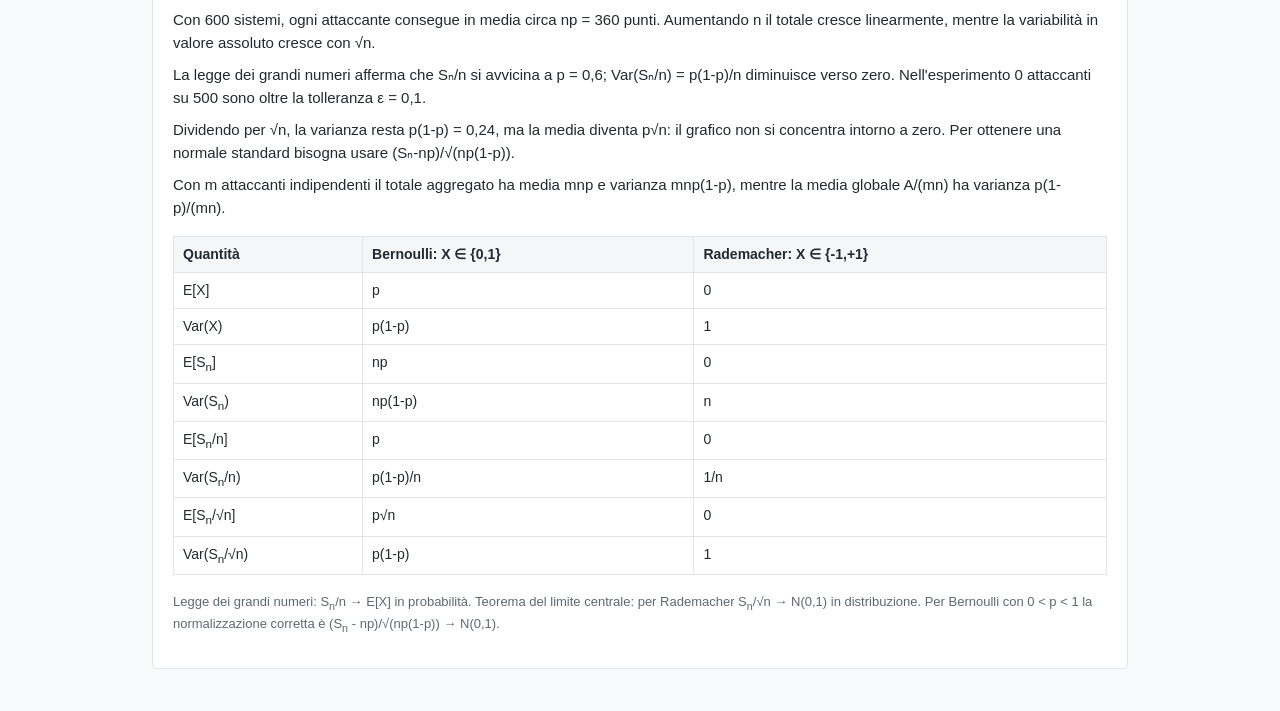
<file: homework4.html>
<!DOCTYPE html>
<html lang="it">
<head>
<meta charset="UTF-8">
<meta name="viewport" content="width=device-width, initial-scale=1">
<title>Homework - Processi stocastici</title>
<style>

:root{font-family:Arial,Helvetica,sans-serif;color:#24292f;background:#f8f9fa;line-height:1.5}*{box-sizing:border-box}body{margin:0;font-size:15px}header{background:white;border-bottom:1px solid #dce0e5}header .container{padding-top:14px;padding-bottom:14px;display:flex;align-items:center;justify-content:space-between;flex-wrap:wrap;gap:10px}header h1{font-size:19px;margin:0}nav{display:flex;gap:15px;flex-wrap:wrap}a{color:#1559a2;text-decoration:none}a:hover{text-decoration:underline}nav a{font-size:14px;color:#46576a}nav a[aria-current=page]{font-weight:bold;color:#1559a2}.container{max-width:1020px;margin:auto;padding:0 22px}main{padding-top:28px!important;padding-bottom:42px!important}h2{font-size:23px;margin:0 0 14px}h3{font-size:18px;margin:0 0 13px}h4{font-size:16px;margin:0 0 10px}p{margin:0 0 13px}section.section,.section{background:white;padding:19px 20px;border:1px solid #e0e4e8;border-radius:5px;margin-top:18px}.note{border-left:3px solid #8295aa;padding:12px 15px;background:#eef2f6;color:#444;font-size:14px}.lead-text,.small-note{color:#606873}.small-note{font-size:13px}.small{font-size:13px!important}.row{display:flex;flex-wrap:wrap;margin-left:-9px;margin-right:-9px;row-gap:14px}.row>*{padding-left:9px;padding-right:9px;min-width:0;flex:1 0 100%}.col-auto{flex:0 0 auto}.col-6{flex:0 0 50%}@media(min-width:576px){.col-sm-3{flex:0 0 25%}.col-sm-4{flex:0 0 33.333%}.col-sm-5{flex:0 0 41.6667%}.col-sm-9{flex:0 0 75%}}@media(min-width:768px){.col-md-3{flex:0 0 25%}.col-md-4{flex:0 0 33.333%}.col-md-6{flex:0 0 50%}.col-md-8{flex:0 0 66.666%}}@media(min-width:992px){.col-lg-3{flex:0 0 25%}.col-lg-6{flex:0 0 50%}.col-lg-7{flex:0 0 58.333%}.col-lg-9{flex:0 0 75%}}.g-2{row-gap:8px}.g-3{row-gap:13px}.g-4{row-gap:19px}.form-control,.form-select,textarea,input,select{display:block;width:100%;padding:8px 10px;border:1px solid #cdd3da;border-radius:4px;background:white;color:#222;font:inherit}textarea{resize:vertical}label{font-size:14px;font-weight:600;display:block;margin-bottom:5px}input[type=checkbox]{display:inline;width:auto}.btn,button{border-radius:4px;border:1px solid #cbd2d9;background:#f8f9fa;color:#252d35;padding:8px 13px;font:inherit;font-size:14px;cursor:pointer}.btn:hover,button:hover{filter:brightness(.96)}button:disabled{opacity:.55;cursor:wait}.btn-primary{background:#225d9c;border-color:#225d9c;color:white}.btn-outline-primary{background:white;border-color:#225d9c;color:#225d9c}.btn-outline-secondary{background:white;border-color:#9aa2ac;color:#44515d}.btn-outline-danger{background:white;border-color:#aa3c3c;color:#aa3c3c}.btn-sm{padding:5px 9px;font-size:13px}.w-100{width:100%}.d-flex{display:flex}.flex-wrap{flex-wrap:wrap}.align-items-center{align-items:center}.align-items-end{align-items:flex-end}.gap-2{gap:8px}.gap-3{gap:12px}.mt-1{margin-top:5px!important}.mt-2{margin-top:11px!important}.mt-3{margin-top:17px!important}.mt-4{margin-top:23px!important}.mb-0{margin-bottom:0!important}.mb-2{margin-bottom:12px!important}.mb-3{margin-bottom:17px!important}.mono,code,pre,.code-value,.step-output{font-family:Consolas,'Courier New',monospace;overflow-wrap:anywhere}.code-value,.step-output,.output{padding:9px 11px;border-radius:4px;border:1px solid #e2e5e8;background:#f8fafc;font-size:13px;white-space:pre-wrap;overflow-wrap:anywhere}.result{padding:12px 14px;border:1px solid #c9dceb;border-radius:4px;background:#f2f7fb;overflow-wrap:anywhere}.fw-bold{font-weight:700}.text-danger{color:#ad3131!important}.text-success{color:#286d3d!important}.text-muted{color:#687480!important}.text-primary{color:#225d9c!important}.d-none{display:none!important}.table-responsive{overflow-x:auto}.table{width:100%;border-collapse:collapse;font-size:14px;margin:0}.table th,.table td{border:1px solid #e1e5e9;text-align:left;padding:7px 9px;vertical-align:top}.table th{background:#f4f6f8}.table-sm td,.table-sm th{padding:5px 8px}.chart,canvas{max-width:100%;height:auto;background:white;border:1px solid #e2e5e9;border-radius:3px}.chart{display:block;width:100%}#eccCanvas{width:100%}#logList{max-height:380px;overflow:auto;border:1px solid #e1e5e9}#logList .list-group-item{display:block;text-align:left;width:100%;background:#fff;border:0;border-bottom:1px solid #eee;padding:8px 10px;border-radius:0;font-size:13px}#logList .list-group-item.active{background:#e7f0f9}.list-group-item .d-flex{justify-content:space-between;gap:10px}.step{padding:12px 0;border-top:1px solid #eee}.step h4{margin-bottom:5px}.step-output>div+div{margin-top:6px}.secret-blur{filter:blur(5px);user-select:none}.grid-label{font-size:13px;font-weight:bold;color:#465261;margin:14px 0 4px}.anchor-nav a{display:inline-block;margin-right:12px;font-size:14px}footer{border-top:1px solid #e1e5e9;padding:17px 0;color:#66707c;font-size:13px}strong{font-weight:700}code{font-size:.9em}body a:focus-visible,button:focus-visible,input:focus-visible,textarea:focus-visible{outline:3px solid #85b5e6;outline-offset:2px}@media(max-width:600px){.container{padding-left:15px;padding-right:15px}main{padding-top:18px!important}.section{padding:15px!important}header h1{font-size:17px}nav{gap:10px}}


.metric{border:1px solid #e0e4e8;border-radius:4px;padding:12px 13px;background:#fafbfc;min-height:100px;display:flex;flex-direction:column;gap:5px}.metric span{font-size:13px;color:#5b6571}.metric strong{font-size:23px;color:#24292f;font-weight:600}.metric small{font-size:12px;color:#697481}.text-block p{margin-bottom:10px}.chart{display:block;width:100%;border:1px solid #e5e8ec}.section h4{font-size:15px}.table td{white-space:normal}@media(max-width:720px){.metric strong{font-size:20px}.table{font-size:12px}}
</style>
<style>
html{overflow-y:scroll}
header .container{max-width:1020px;padding-top:14px;padding-bottom:14px}
header h1{font-size:19px}
nav{gap:15px}
nav a{font-size:14px}
@media(max-width:600px){header h1{font-size:17px}nav{gap:10px}}
</style>
</head>
<body>
<header><div class="container"><h1>Statistica e crittografia</h1><nav><a href="index.html">Home</a><a href="homework1.html">Homework 1</a><a href="homework2.html">Homework 2</a><a href="homework3.html">Homework 3</a><a href="homework4.html" aria-current="page">Homework 4</a><a href="homework5.html">Homework 5</a><a href="homework6.html">Homework 6</a><a href="homework7.html">Homework 7</a><a href="homework8.html">Homework 8</a></nav></div></header>
<main class="container">
<h2>Homework - Processi stocastici</h2>
<p class="lead-text">Simulazione di un processo di penetrazione con n sistemi e m attaccanti. Confrontiamo incrementi Bernoulli e Rademacher, le traiettorie e le distribuzioni al crescere di n.</p>
<div class="note">Ogni attaccante effettua n tentativi, uno per sistema. Il punteggio del tentativo i è X<sub>i</sub>; le variabili sono indipendenti e identicamente distribuite (i.i.d.). Gli attaccanti sono simulati in modo indipendente. È un modello statistico semplificato, non una stima reale della compromissione di una rete.</div>
<section class="section" id="settings">
<h3>1. Parametri della simulazione</h3>
<div class="row g-3 align-items-end">
<div class="col-md-3"><label for="model">Modello</label><select id="model"><option value="bernoulli">Bernoulli (0 / 1)</option><option value="rademacher">Rademacher (-1 / +1)</option></select></div>
<div class="col-md-3"><label for="nInput">Sistemi n (passi)</label><input id="nInput" type="number" value="600" min="10" max="2500" step="1"></div>
<div class="col-md-3"><label for="mInput">Attaccanti m</label><input id="mInput" type="number" value="500" min="30" max="1200" step="1"></div>
<div class="col-md-3"><label for="pInput">Probabilità p (Bernoulli)</label><input id="pInput" type="number" value="0.60" min="0.05" max="0.95" step="0.05"></div>
<div class="col-md-3"><label for="epsInput">Tolleranza ε</label><input id="epsInput" type="number" value="0.10" min="0.01" max="1" step="0.01"></div>
<div class="col-md-3"><label for="traceInput">Traiettorie visibili</label><input id="traceInput" type="number" value="8" min="1" max="12" step="1"></div>
<div class="col-md-3"><label for="seedInput">Seme simulazione</label><input id="seedInput" type="number" value="2026" min="1" max="4294967295" step="1"></div>
<div class="col-md-3"><button id="runBtn" class="btn-primary w-100">Esegui simulazione</button></div>
</div>
<div class="d-flex gap-2 flex-wrap mt-3"><button id="newSeedBtn">Nuovo seme</button><button id="bernBtn">Esempio Bernoulli</button><button id="radBtn">Esempio Rademacher</button></div>
<p class="small-note mt-2" id="simulationStatus" role="status">Pronto. Modificando il seme si ottengono altre traiettorie; mantenendolo fisso si ripete lo stesso esperimento.</p>
</section>
<section class="section">
<h3>2. Le tre quantità studiate</h3>
<div class="table-responsive"><table class="table"><thead><tr><th>Quantità</th><th>Definizione</th><th>Interpretazione</th></tr></thead><tbody>
<tr><td><strong>Totale</strong> S<sub>n</sub></td><td>S<sub>n</sub> = X<sub>1</sub> + ... + X<sub>n</sub></td><td>Punteggio cumulato da un attaccante sui n sistemi.</td></tr>
<tr><td><strong>Media</strong> S<sub>n</sub>/n</td><td>Somma divisa per n</td><td>Punteggio medio per sistema; permette di verificare la legge dei grandi numeri.</td></tr>
<tr><td><strong>Normalizzato</strong> S<sub>n</sub>/√n</td><td>Somma divisa per √n</td><td>Isola la scala naturale delle fluttuazioni nel modello simmetrico.</td></tr>
</tbody></table></div>
<div class="result mt-3" id="modelTheory" aria-live="polite"></div>
<div class="row g-3 mt-1" id="summaryCards">
<div class="col-md-3"><div class="metric"><span>Media S<sub>n</sub>/n</span><strong id="resultMean">-</strong><small id="expectedMean">-</small></div></div>
<div class="col-md-3"><div class="metric"><span>Varianza S<sub>n</sub>/n</span><strong id="resultVarAvg">-</strong><small id="expectedVarAvg">-</small></div></div>
<div class="col-md-3"><div class="metric"><span>Varianza S<sub>n</sub>/√n</span><strong id="resultVarNorm">-</strong><small id="expectedVarNorm">-</small></div></div>
<div class="col-md-3"><div class="metric"><span>P(|S<sub>n</sub>/n - μ| &gt; ε)</span><strong id="resultProb">-</strong><small id="resultProbDetail">-</small></div></div>
</div>
</section>
<section class="section">
<h3>3. Traiettorie degli attaccanti</h3>
<div class="row g-2 align-items-end"><div class="col-md-4"><label for="trajectoryMode">Quantità da visualizzare</label><select id="trajectoryMode"><option value="total">Totale Sₜ</option><option value="average">Media Sₜ/t</option><option value="normalized">Normalizzato Sₜ/√t</option></select></div></div>
<p class="small-note mt-2">Ogni linea colorata è un attaccante. La linea scura tratteggiata indica la media teorica; le due curve grigie mostrano la media ± 2 deviazioni standard.</p>
<canvas id="trajectories" width="920" height="330" class="chart" role="img" aria-label="Traiettorie del punteggio cumulato degli attaccanti"></canvas>
</section>
<section class="section">
<h3>4. Distribuzioni dopo n tentativi</h3>
<p class="small-note">Gli istogrammi descrivono i m attaccanti al passo n. La linea verticale indica la media teorica. Nel caso Rademacher, sull'ultimo grafico è sovrapposta la densità normale standard (linea scura).</p>
<div class="row g-3">
<div class="col-md-4"><h4>Totale S<sub>n</sub></h4><canvas id="histTotal" width="430" height="275" class="chart" role="img" aria-label="Distribuzione del punteggio totale"></canvas></div>
<div class="col-md-4"><h4>Media S<sub>n</sub>/n</h4><canvas id="histAverage" width="430" height="275" class="chart" role="img" aria-label="Distribuzione del punteggio medio"></canvas></div>
<div class="col-md-4"><h4>Normalizzato S<sub>n</sub>/√n</h4><canvas id="histNormalized" width="430" height="275" class="chart" role="img" aria-label="Distribuzione del totale normalizzato"></canvas></div>
</div>
<p class="small-note mt-3" id="distributionNote"></p>
</section>
<section class="section">
<h3>5. Cosa cambia al crescere di n?</h3>
<p class="small-note">La stessa sequenza casuale è osservata a passi crescenti: confrontiamo la varianza teorica con quella simulata e misuriamo la frazione di attaccanti che si discosta da μ di oltre ε.</p>
<canvas id="llnChart" class="chart" width="920" height="275" role="img" aria-label="Probabilità simulata di scostamento dalla media e limite di Chebyshev"></canvas>
<div class="table-responsive mt-3"><table class="table table-sm"><thead><tr><th>n</th><th>Media S<sub>n</sub>/n (sim.)</th><th>Var(S<sub>n</sub>/n) (sim.)</th><th>Var teorica</th><th>Var(S<sub>n</sub>/√n) (sim.)</th><th>P(scostamento &gt; ε)</th></tr></thead><tbody id="checkpointTable"></tbody></table></div>
</section>
<section class="section">
<h3>6. Cosa cambia aumentando m?</h3>
<p class="small-note">Il numero di attaccanti aumenta il numero di traiettorie osservate. Il totale aggregato A = Σ<sub>j=1</sub><sup>m</sup> S<sub>n,j</sub> cresce con m nel caso Bernoulli, mentre il punteggio medio globale A/(mn) diventa più stabile. Nella tabella si usano i primi m' attaccanti della stessa simulazione.</p>
<div class="table-responsive"><table class="table table-sm"><thead><tr><th>Attaccanti m'</th><th>Totale aggregato A</th><th>Media globale A/(m'n)</th><th>E[A]</th><th>Deviazione standard teorica di A</th></tr></thead><tbody id="attackerTable"></tbody></table></div>
</section>
<section class="section">
<h3>7. Interpretazione dei risultati</h3>
<div id="interpretation" class="text-block"></div>
<div class="table-responsive mt-3"><table class="table"><thead><tr><th>Quantità</th><th>Bernoulli: X ∈ {0,1}</th><th>Rademacher: X ∈ {-1,+1}</th></tr></thead><tbody>
<tr><td>E[X]</td><td>p</td><td>0</td></tr>
<tr><td>Var(X)</td><td>p(1-p)</td><td>1</td></tr>
<tr><td>E[S<sub>n</sub>]</td><td>np</td><td>0</td></tr>
<tr><td>Var(S<sub>n</sub>)</td><td>np(1-p)</td><td>n</td></tr>
<tr><td>E[S<sub>n</sub>/n]</td><td>p</td><td>0</td></tr>
<tr><td>Var(S<sub>n</sub>/n)</td><td>p(1-p)/n</td><td>1/n</td></tr>
<tr><td>E[S<sub>n</sub>/√n]</td><td>p√n</td><td>0</td></tr>
<tr><td>Var(S<sub>n</sub>/√n)</td><td>p(1-p)</td><td>1</td></tr>
</tbody></table></div>
<p class="small-note mt-3">Legge dei grandi numeri: S<sub>n</sub>/n → E[X] in probabilità. Teorema del limite centrale: per Rademacher S<sub>n</sub>/√n → N(0,1) in distribuzione. Per Bernoulli con 0 &lt; p &lt; 1 la normalizzazione corretta è (S<sub>n</sub> - np)/√(np(1-p)) → N(0,1).</p>
</section>
</main>
<script defer src="assets/hw4.js"></script>
</body>
</html>
</file>
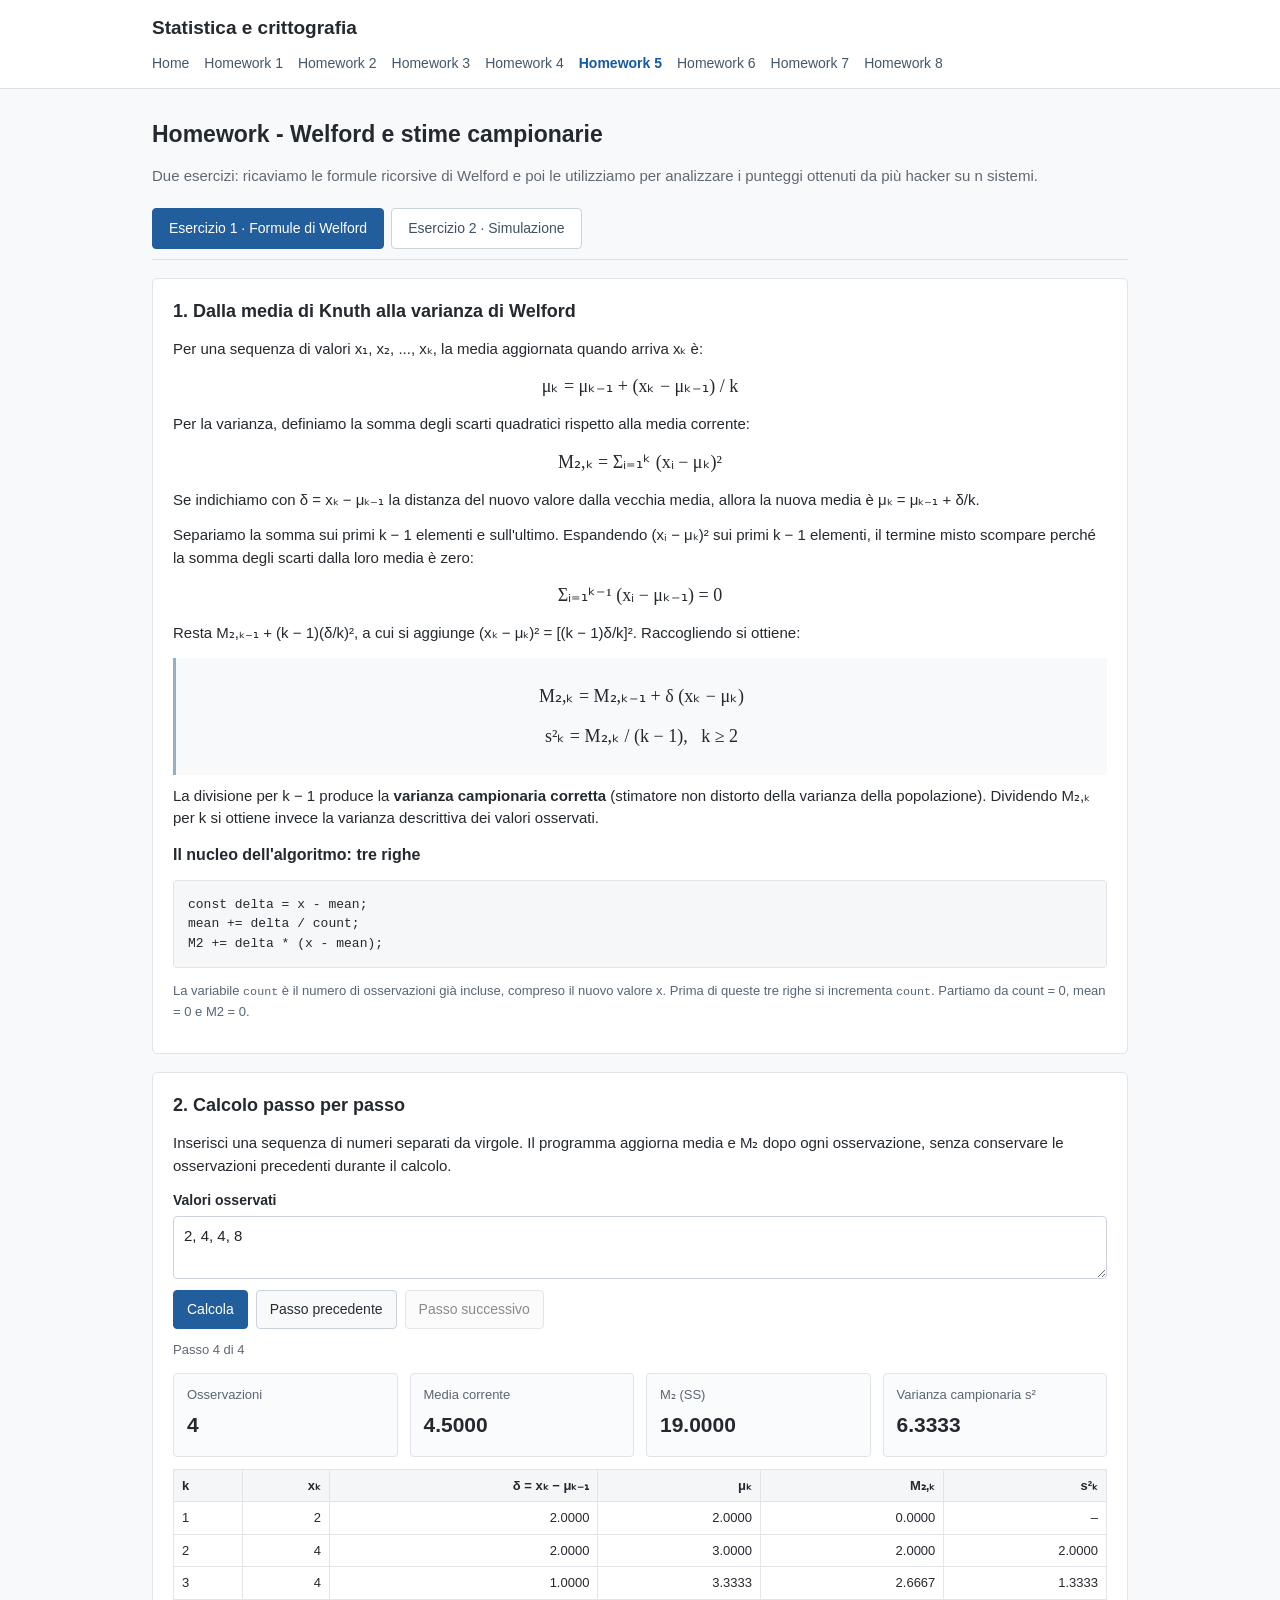
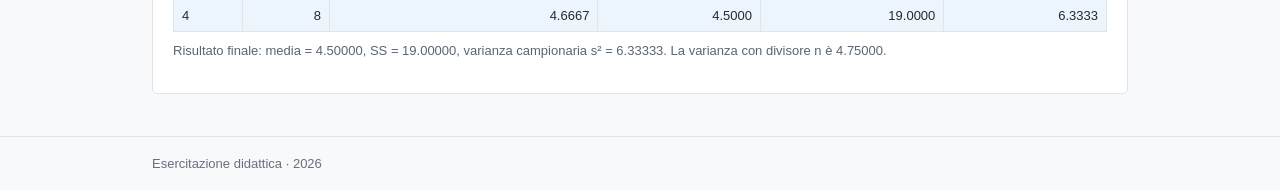
<file: homework5.html>
<!DOCTYPE html>
<html lang="it">
<head>
<meta charset="UTF-8">
<meta name="viewport" content="width=device-width, initial-scale=1">
<title>Homework - Welford e statistiche campionarie</title>
<style>

:root{font-family:Arial,Helvetica,sans-serif;color:#24292f;background:#f8f9fa;line-height:1.5}*{box-sizing:border-box}body{margin:0;font-size:15px}header{background:white;border-bottom:1px solid #dce0e5}header .container{padding-top:14px;padding-bottom:14px;display:flex;align-items:center;justify-content:space-between;flex-wrap:wrap;gap:10px}header h1{font-size:19px;margin:0}nav{display:flex;gap:15px;flex-wrap:wrap}a{color:#1559a2;text-decoration:none}a:hover{text-decoration:underline}nav a{font-size:14px;color:#46576a}nav a[aria-current=page]{font-weight:bold;color:#1559a2}.container{max-width:1020px;margin:auto;padding:0 22px}main{padding-top:28px!important;padding-bottom:42px!important}h2{font-size:23px;margin:0 0 14px}h3{font-size:18px;margin:0 0 13px}h4{font-size:16px;margin:0 0 10px}p{margin:0 0 13px}section.section,.section{background:white;padding:19px 20px;border:1px solid #e0e4e8;border-radius:5px;margin-top:18px}.note{border-left:3px solid #8295aa;padding:12px 15px;background:#eef2f6;color:#444;font-size:14px}.lead-text,.small-note{color:#606873}.small-note{font-size:13px}.small{font-size:13px!important}.row{display:flex;flex-wrap:wrap;margin-left:-9px;margin-right:-9px;row-gap:14px}.row>*{padding-left:9px;padding-right:9px;min-width:0;flex:1 0 100%}.col-auto{flex:0 0 auto}.col-6{flex:0 0 50%}@media(min-width:576px){.col-sm-3{flex:0 0 25%}.col-sm-4{flex:0 0 33.333%}.col-sm-5{flex:0 0 41.6667%}.col-sm-9{flex:0 0 75%}}@media(min-width:768px){.col-md-3{flex:0 0 25%}.col-md-4{flex:0 0 33.333%}.col-md-6{flex:0 0 50%}.col-md-8{flex:0 0 66.666%}}@media(min-width:992px){.col-lg-3{flex:0 0 25%}.col-lg-6{flex:0 0 50%}.col-lg-7{flex:0 0 58.333%}.col-lg-9{flex:0 0 75%}}.g-2{row-gap:8px}.g-3{row-gap:13px}.g-4{row-gap:19px}.form-control,.form-select,textarea,input,select{display:block;width:100%;padding:8px 10px;border:1px solid #cdd3da;border-radius:4px;background:white;color:#222;font:inherit}textarea{resize:vertical}label{font-size:14px;font-weight:600;display:block;margin-bottom:5px}input[type=checkbox]{display:inline;width:auto}.btn,button{border-radius:4px;border:1px solid #cbd2d9;background:#f8f9fa;color:#252d35;padding:8px 13px;font:inherit;font-size:14px;cursor:pointer}.btn:hover,button:hover{filter:brightness(.96)}button:disabled{opacity:.55;cursor:wait}.btn-primary{background:#225d9c;border-color:#225d9c;color:white}.btn-outline-primary{background:white;border-color:#225d9c;color:#225d9c}.btn-outline-secondary{background:white;border-color:#9aa2ac;color:#44515d}.btn-outline-danger{background:white;border-color:#aa3c3c;color:#aa3c3c}.btn-sm{padding:5px 9px;font-size:13px}.w-100{width:100%}.d-flex{display:flex}.flex-wrap{flex-wrap:wrap}.align-items-center{align-items:center}.align-items-end{align-items:flex-end}.gap-2{gap:8px}.gap-3{gap:12px}.mt-1{margin-top:5px!important}.mt-2{margin-top:11px!important}.mt-3{margin-top:17px!important}.mt-4{margin-top:23px!important}.mb-0{margin-bottom:0!important}.mb-2{margin-bottom:12px!important}.mb-3{margin-bottom:17px!important}.mono,code,pre,.code-value,.step-output{font-family:Consolas,'Courier New',monospace;overflow-wrap:anywhere}.code-value,.step-output,.output{padding:9px 11px;border-radius:4px;border:1px solid #e2e5e8;background:#f8fafc;font-size:13px;white-space:pre-wrap;overflow-wrap:anywhere}.result{padding:12px 14px;border:1px solid #c9dceb;border-radius:4px;background:#f2f7fb;overflow-wrap:anywhere}.fw-bold{font-weight:700}.text-danger{color:#ad3131!important}.text-success{color:#286d3d!important}.text-muted{color:#687480!important}.text-primary{color:#225d9c!important}.d-none{display:none!important}.table-responsive{overflow-x:auto}.table{width:100%;border-collapse:collapse;font-size:14px;margin:0}.table th,.table td{border:1px solid #e1e5e9;text-align:left;padding:7px 9px;vertical-align:top}.table th{background:#f4f6f8}.table-sm td,.table-sm th{padding:5px 8px}.chart,canvas{max-width:100%;height:auto;background:white;border:1px solid #e2e5e9;border-radius:3px}.chart{display:block;width:100%}#eccCanvas{width:100%}#logList{max-height:380px;overflow:auto;border:1px solid #e1e5e9}#logList .list-group-item{display:block;text-align:left;width:100%;background:#fff;border:0;border-bottom:1px solid #eee;padding:8px 10px;border-radius:0;font-size:13px}#logList .list-group-item.active{background:#e7f0f9}.list-group-item .d-flex{justify-content:space-between;gap:10px}.step{padding:12px 0;border-top:1px solid #eee}.step h4{margin-bottom:5px}.step-output>div+div{margin-top:6px}.secret-blur{filter:blur(5px);user-select:none}.grid-label{font-size:13px;font-weight:bold;color:#465261;margin:14px 0 4px}.anchor-nav a{display:inline-block;margin-right:12px;font-size:14px}footer{border-top:1px solid #e1e5e9;padding:17px 0;color:#66707c;font-size:13px}strong{font-weight:700}code{font-size:.9em}body a:focus-visible,button:focus-visible,input:focus-visible,textarea:focus-visible{outline:3px solid #85b5e6;outline-offset:2px}@media(max-width:600px){.container{padding-left:15px;padding-right:15px}main{padding-top:18px!important}.section{padding:15px!important}header h1{font-size:17px}nav{gap:10px}}


.tab-switch{display:flex;gap:7px;flex-wrap:wrap;margin:20px 0 0;border-bottom:1px solid #dce1e7;padding-bottom:10px}
.tab-switch button{background:white;border:1px solid #cbd3db;color:#405061;padding:9px 16px}
.tab-switch button[aria-pressed="true"]{background:#225d9c;border-color:#225d9c;color:white}
.tab-page[hidden]{display:none!important}
.number-row{display:flex;gap:12px;flex-wrap:wrap;margin:12px 0}
.number-row .metric{flex:1 1 140px;min-height:84px}
.metric{border:1px solid #e0e4e8;border-radius:4px;padding:11px 13px;background:#fafbfc;display:flex;flex-direction:column;gap:5px}
.metric span{font-size:13px;color:#5b6571}.metric strong{font-size:21px}
.mathline{display:block;font-family:Cambria,Georgia,serif;font-size:18px;margin:13px 0;text-align:center}
.formula-box{background:#f7f9fb;border-left:3px solid #9aaec2;padding:12px 16px;margin:10px 0}
pre.logic{font-size:13px;padding:14px;background:#f5f7f8;border:1px solid #e1e5e9;border-radius:4px;white-space:pre-wrap;overflow-wrap:normal}
.compact{font-size:13px} .compact td,.compact th{padding:6px 8px}
.table td{text-align:right}.table th{text-align:right}.table td:first-child,.table th:first-child{text-align:left}
.chart{width:100%;display:block;border:1px solid #dfe3e8;background:white}
.legend{display:flex;gap:16px;flex-wrap:wrap;font-size:12px;color:#5a6470;margin-top:6px}
.dot{display:inline-block;width:12px;height:3px;vertical-align:middle;margin-right:5px;background:#306a9c}
.dot.gray{background:#8a97a5}.dot.orange{background:#bd7a48}
#stepTable tr.active{background:#edf5fc}#stepTable tr.active td{background:#edf5fc}
.note-small{color:#576575;font-size:13px;margin-top:9px}
@media(max-width:650px){.tab-switch{display:grid;grid-template-columns:1fr 1fr}.tab-switch button{padding:8px 4px;font-size:13px}.mathline{font-size:15px}}
</style>
<style>
html{overflow-y:scroll}
header .container{max-width:1020px;padding-top:14px;padding-bottom:14px}
header h1{font-size:19px}
nav{gap:15px}
nav a{font-size:14px}
@media(max-width:600px){header h1{font-size:17px}nav{gap:10px}}
</style>
</head>
<body>
<header><div class="container"><h1>Statistica e crittografia</h1><nav><a href="index.html">Home</a><a href="homework1.html">Homework 1</a><a href="homework2.html">Homework 2</a><a href="homework3.html">Homework 3</a><a href="homework4.html">Homework 4</a><a href="homework5.html" aria-current="page">Homework 5</a><a href="homework6.html">Homework 6</a><a href="homework7.html">Homework 7</a><a href="homework8.html">Homework 8</a></nav></div></header>
<main class="container">
<h2>Homework - Welford e stime campionarie</h2>
<p class="lead-text">Due esercizi: ricaviamo le formule ricorsive di Welford e poi le utilizziamo per analizzare i punteggi ottenuti da più hacker su n sistemi.</p>
<div class="tab-switch" role="group" aria-label="Seleziona esercizio">
<button id="choose1" type="button" aria-pressed="true">Esercizio 1 · Formule di Welford</button>
<button id="choose2" type="button" aria-pressed="false">Esercizio 2 · Simulazione</button>
</div>
<div id="exercise1" class="tab-page">
<section class="section">
<h3>1. Dalla media di Knuth alla varianza di Welford</h3>
<p>Per una sequenza di valori x₁, x₂, ..., xₖ, la media aggiornata quando arriva xₖ è:</p>
<div class="mathline">μₖ = μₖ₋₁ + (xₖ − μₖ₋₁) / k</div>
<p>Per la varianza, definiamo la somma degli scarti quadratici rispetto alla media corrente:</p>
<div class="mathline">M₂,ₖ = Σᵢ₌₁ᵏ (xᵢ − μₖ)²</div>
<p>Se indichiamo con δ = xₖ − μₖ₋₁ la distanza del nuovo valore dalla vecchia media, allora la nuova media è μₖ = μₖ₋₁ + δ/k.</p>
<p>Separiamo la somma sui primi k − 1 elementi e sull'ultimo. Espandendo (xᵢ − μₖ)² sui primi k − 1 elementi, il termine misto scompare perché la somma degli scarti dalla loro media è zero:</p>
<div class="mathline">Σᵢ₌₁ᵏ⁻¹ (xᵢ − μₖ₋₁) = 0</div>
<p>Resta M₂,ₖ₋₁ + (k − 1)(δ/k)², a cui si aggiunge (xₖ − μₖ)² = [(k − 1)δ/k]². Raccogliendo si ottiene:</p>
<div class="formula-box">
<div class="mathline">M₂,ₖ = M₂,ₖ₋₁ + δ (xₖ − μₖ)</div>
<div class="mathline">s²ₖ = M₂,ₖ / (k − 1), &nbsp; k ≥ 2</div>
</div>
<p>La divisione per k − 1 produce la <strong>varianza campionaria corretta</strong> (stimatore non distorto della varianza della popolazione). Dividendo M₂,ₖ per k si ottiene invece la varianza descrittiva dei valori osservati.</p>
<h4>Il nucleo dell'algoritmo: tre righe</h4>
<pre class="logic">const delta = x - mean;
mean += delta / count;
M2 += delta * (x - mean);</pre>
<p class="note-small">La variabile <code>count</code> è il numero di osservazioni già incluse, compreso il nuovo valore x. Prima di queste tre righe si incrementa <code>count</code>. Partiamo da count = 0, mean = 0 e M2 = 0.</p>
</section>
<section class="section">
<h3>2. Calcolo passo per passo</h3>
<p>Inserisci una sequenza di numeri separati da virgole. Il programma aggiorna media e M₂ dopo ogni osservazione, senza conservare le osservazioni precedenti durante il calcolo.</p>
<label for="sequence">Valori osservati</label>
<textarea id="sequence" rows="2" spellcheck="false">2, 4, 4, 8</textarea>
<div class="d-flex gap-2 flex-wrap mt-2"><button id="calculate1" class="btn-primary">Calcola</button><button id="previous1">Passo precedente</button><button id="next1">Passo successivo</button></div>
<p id="status1" role="status" class="small-note mt-2"></p>
<div class="number-row">
<div class="metric"><span>Osservazioni</span><strong id="count1">–</strong></div>
<div class="metric"><span>Media corrente</span><strong id="mean1">–</strong></div>
<div class="metric"><span>M₂ (SS)</span><strong id="m21">–</strong></div>
<div class="metric"><span>Varianza campionaria s²</span><strong id="var1">–</strong></div>
</div>
<div class="table-responsive"><table class="table compact"><thead><tr><th>k</th><th>xₖ</th><th>δ = xₖ − μₖ₋₁</th><th>μₖ</th><th>M₂,ₖ</th><th>s²ₖ</th></tr></thead><tbody id="stepTable"></tbody></table></div>
<p id="final1" class="note-small"></p>
</section>
</div>
<div id="exercise2" class="tab-page" hidden>
<section class="section">
<h3>1. Modello probabilistico</h3>
<p>Ogni hacker esegue un tentativo su ciascuno degli n sistemi. Il punteggio X è un intero fra 0 e 10; tutti i punteggi sono generati in modo indipendente dalla stessa distribuzione.</p>
<p>Ho scelto una distribuzione <strong>triangolare discreta</strong>: i punteggi vicini a 5 sono più probabili di quelli estremi. Le probabilità per x = 0, ..., 10 sono proporzionali ai pesi 1, 2, 3, 4, 5, 6, 5, 4, 3, 2, 1 (somma = 36).</p>
<div class="row g-3"><div class="col-md-6"><canvas id="pmfChart" class="chart" width="480" height="250" role="img" aria-label="Probabilità dei punteggi da 0 a 10"></canvas></div><div class="col-md-6"><div class="formula-box"><div class="mathline">μ = E[X] = Σₓ x · P(X = x) = 5</div><div class="mathline">σ² = E[(X − μ)²] = 35/6 ≈ 5,8333</div></div><p class="small-note">Questi valori sono calcolati dalla distribuzione fissata, non stimati dalla simulazione.</p></div></div>
</section>
<section class="section">
<h3>2. Parametri e simulazione</h3>
<div class="row g-3 align-items-end">
<div class="col-md-3"><label for="n2">Sistemi per hacker (n)</label><input id="n2" type="number" value="200" min="2" max="1500" step="1"></div>
<div class="col-md-3"><label for="m2">Numero di hacker (m)</label><input id="m2" type="number" value="400" min="2" max="1000" step="1"></div>
<div class="col-md-3"><label for="seed2">Seme pseudo-casuale</label><input id="seed2" type="number" value="2026" min="1" max="4294967295" step="1"></div>
<div class="col-md-3"><button id="simulate2" class="btn-primary w-100">Esegui simulazione</button></div>
</div>
<div class="d-flex gap-2 flex-wrap mt-3"><button id="seedNew2">Nuovo seme</button><button id="smallN2">Confronta n piccolo (10)</button><button id="largeN2">Confronta n grande (1000)</button></div>
<p class="small-note mt-2" id="status2" role="status">Premi Esegui simulazione.</p>
</section>
<section class="section">
<h3>3. Risultati su m hacker</h3>
<p>Welford calcola, per ogni hacker, la media campionaria e la varianza campionaria corretta (divisore n − 1). Poi prendiamo la media delle m stime ottenute.</p>
<div class="number-row">
<div class="metric"><span>Media delle medie</span><strong id="avgMean2">–</strong><small>Teoria: μ = 5</small></div>
<div class="metric"><span>Media delle varianze</span><strong id="avgVar2">–</strong><small>Teoria: σ² = 5,8333</small></div>
<div class="metric"><span>Varianza empirica delle medie</span><strong id="spreadMean2">–</strong><small id="spreadMeanTheory2">Teoria: σ²/n</small></div>
<div class="metric"><span>Varianza empirica delle varianze</span><strong id="spreadVar2">–</strong><small id="spreadVarTheory2">Teoria disponibile</small></div>
</div>
<h4>Traiettorie delle medie dei primi cinque hacker</h4>
<canvas id="trajectory2" class="chart" width="900" height="285" role="img" aria-label="Traiettorie delle medie campionarie nel tempo"></canvas>
<div class="row g-3 mt-3"><div class="col-md-6"><h4>Distribuzione delle medie campionarie</h4><canvas id="meanHist2" class="chart" width="460" height="270" role="img" aria-label="Istogramma delle medie campionarie"></canvas></div><div class="col-md-6"><h4>Distribuzione delle varianze campionarie</h4><canvas id="varHist2" class="chart" width="460" height="270" role="img" aria-label="Istogramma delle varianze campionarie"></canvas></div></div>
<p class="note-small">La linea verticale negli istogrammi indica il valore teorico. I valori osservati fluttuano perché il numero di hacker è finito.</p>
</section>
<section class="section">
<h3>4. Come cambia la variabilità quando aumenta n?</h3>
<p>Per diversi numeri di sistemi, confrontiamo la media delle medie, la media delle varianze e la dispersione delle stime tra hacker. Ogni riga usa le traiettorie simulate fino al numero di sistemi indicato.</p>
<h4>Variabilità delle medie campionarie</h4><canvas id="convergence2" class="chart" width="900" height="245" role="img" aria-label="Varianza empirica e teorica delle medie campionarie"></canvas>
<div class="legend"><span><i class="dot"></i> Var(medie) simulata</span><span><i class="dot gray"></i> σ²/n teorica</span></div>
<h4 class="mt-4">Variabilità delle varianze campionarie</h4><canvas id="convergenceVar2" class="chart" width="900" height="245" role="img" aria-label="Varianza delle varianze campionarie"></canvas>
<div class="legend"><span><i class="dot orange"></i> Var(varianze) simulata</span><span><i class="dot gray"></i> Valore teorico</span></div>
<div class="table-responsive mt-3"><table class="table compact"><thead><tr><th>n</th><th>Media delle medie</th><th>Media delle varianze</th><th>Var(medie) sim.</th><th>σ²/n</th><th>Var(varianze) sim.</th></tr></thead><tbody id="comparisonTable2"></tbody></table></div>
</section>
<section class="section">
<h3>5. Interpretazione</h3>
<div id="interpretation2"><p>La media campionaria e la varianza campionaria con divisore n − 1 sono stimatori non distorti di μ e σ². Aumentando n, in media diventano più stabili. Aumentando m non cambia la variabilità delle singole stime, ma migliorano le medie delle stime calcolate su molti hacker.</p></div>
<p>Questo è utile nella statistica inferenziale: una popolazione può avere parametri ignoti, ma possiamo stimarli usando campioni. Il metodo di Welford permette di aggiornare le stime in streaming usando memoria costante, senza conservare tutti i punteggi.</p>
<p class="small-note">Le conclusioni richiedono punteggi i.i.d. In un ambiente reale, sistemi e hacker potrebbero avere probabilità di successo diverse o dipendenze tra tentativi.</p>
</section>
</div>
</main>
<footer><div class="container">Esercitazione didattica · 2026</div></footer>
<script defer src="assets/hw5.js"></script>
</body>
</html>
</file>
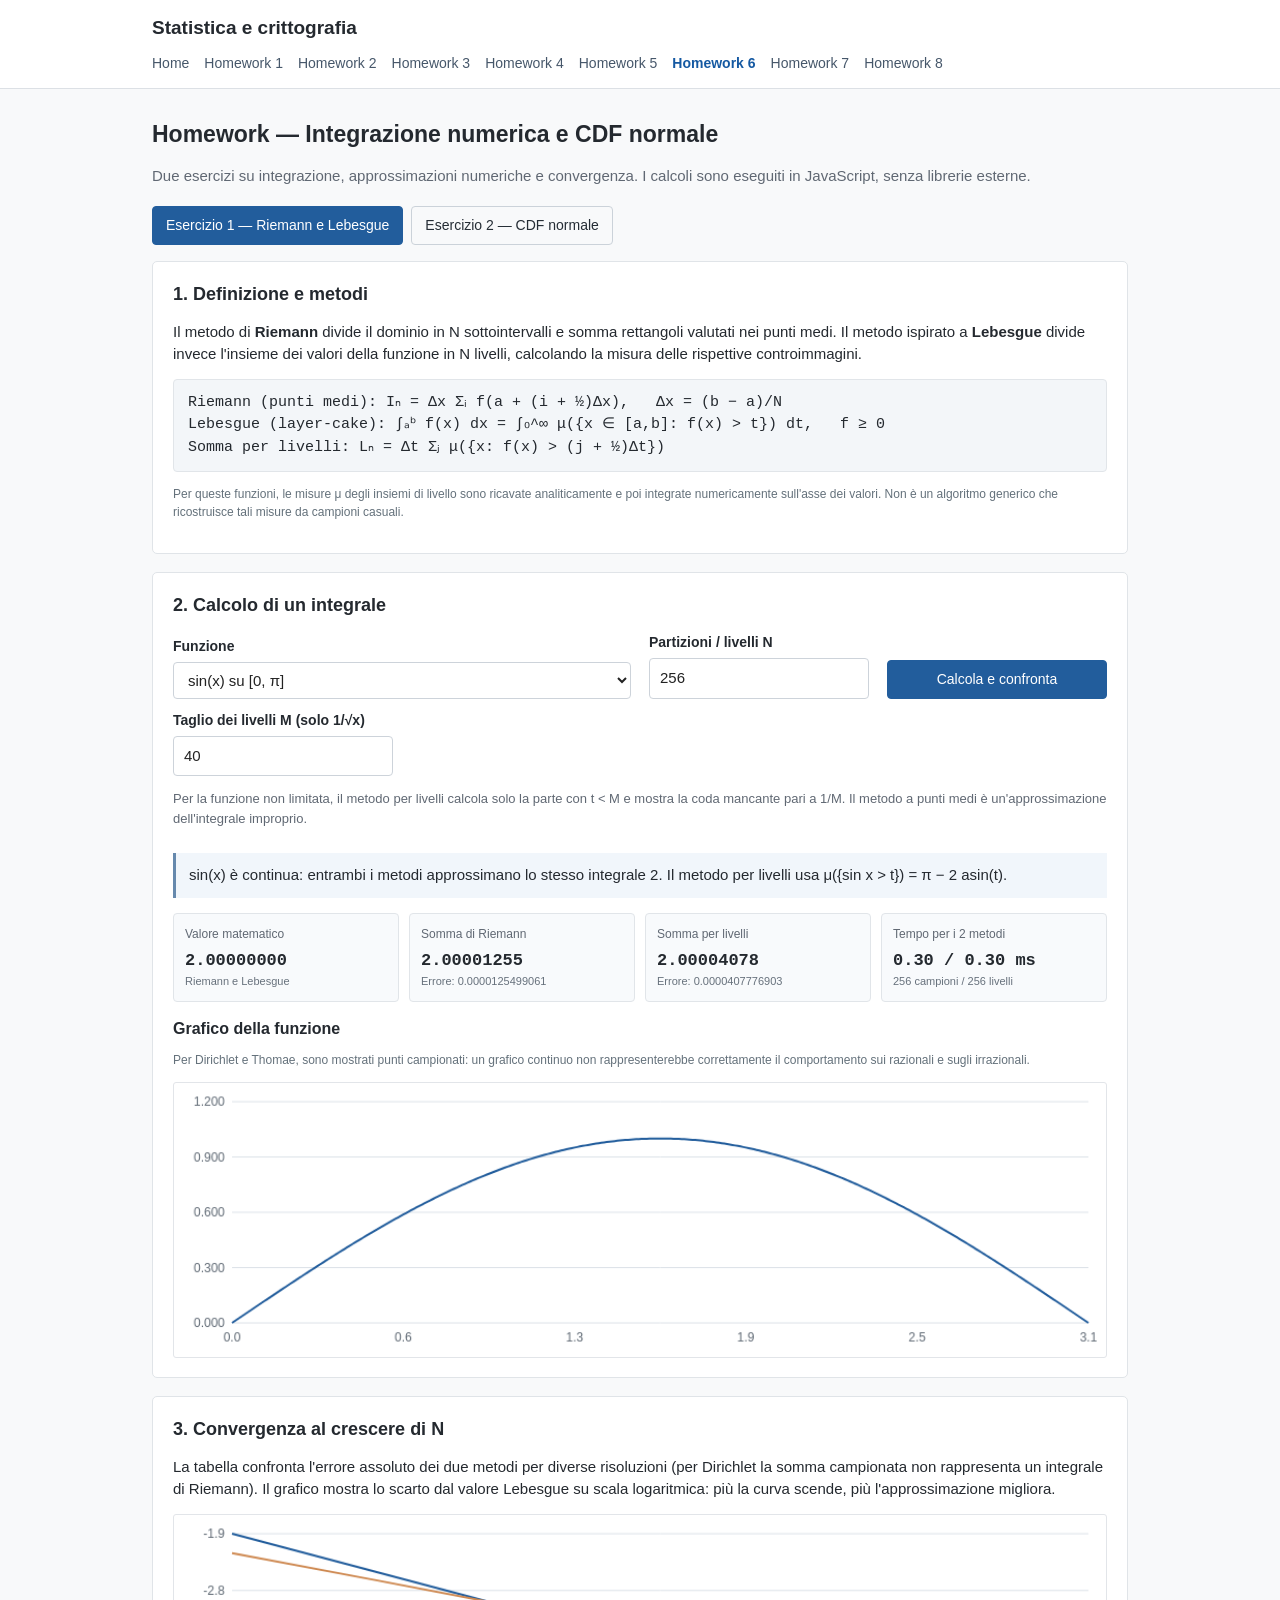
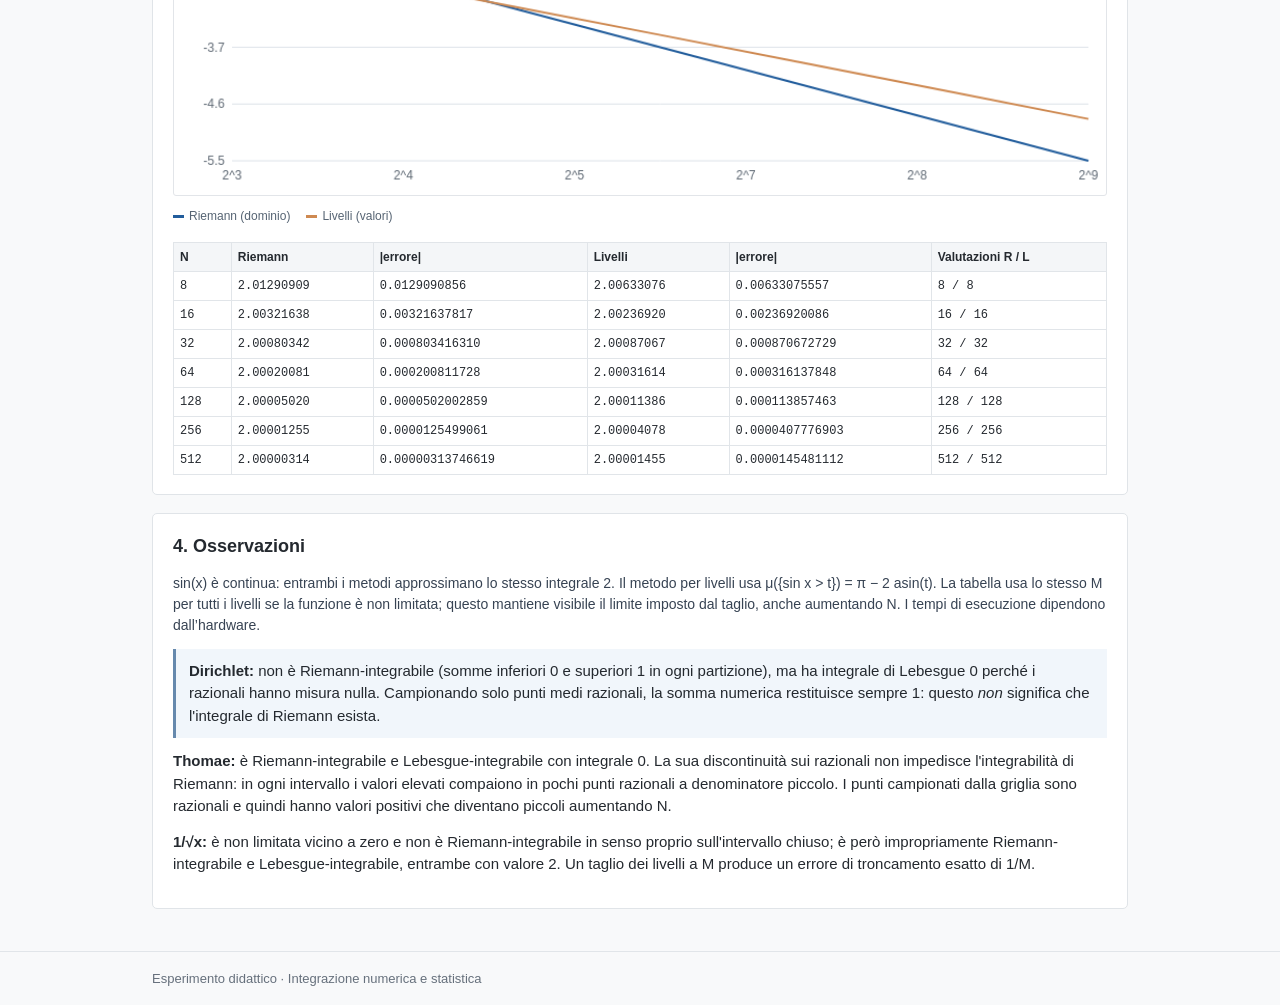
<file: homework6.html>
<!DOCTYPE html>
<html lang="it">
<head>
<meta charset="UTF-8">
<meta name="viewport" content="width=device-width, initial-scale=1">
<title>Homework - Integrali e CDF normale</title>
<style>
:root{font-family:Arial,Helvetica,sans-serif;color:#24292f;background:#f8f9fa;line-height:1.5}*{box-sizing:border-box}body{margin:0;font-size:15px}header{background:white;border-bottom:1px solid #dce0e5}header .container{padding-top:14px;padding-bottom:14px;display:flex;align-items:center;justify-content:space-between;flex-wrap:wrap;gap:10px}header h1{font-size:19px;margin:0}nav{display:flex;gap:15px;flex-wrap:wrap}a{color:#1559a2;text-decoration:none}a:hover{text-decoration:underline}nav a{font-size:14px;color:#46576a}nav a[aria-current=page]{font-weight:bold;color:#1559a2}.container{max-width:1020px;margin:auto;padding:0 22px}main{padding-top:28px!important;padding-bottom:42px!important}h2{font-size:23px;margin:0 0 14px}h3{font-size:18px;margin:0 0 13px}h4{font-size:16px;margin:0 0 10px}p{margin:0 0 13px}section.section,.section{background:white;padding:19px 20px;border:1px solid #e0e4e8;border-radius:5px;margin-top:18px}.note{border-left:3px solid #8295aa;padding:12px 15px;background:#eef2f6;color:#444;font-size:14px}.lead-text,.small-note{color:#606873}.small-note{font-size:13px}.small{font-size:13px!important}.row{display:flex;flex-wrap:wrap;margin-left:-9px;margin-right:-9px;row-gap:14px}.row>*{padding-left:9px;padding-right:9px;min-width:0;flex:1 0 100%}.col-auto{flex:0 0 auto}.col-6{flex:0 0 50%}@media(min-width:576px){.col-sm-3{flex:0 0 25%}.col-sm-4{flex:0 0 33.333%}.col-sm-5{flex:0 0 41.6667%}.col-sm-9{flex:0 0 75%}}@media(min-width:768px){.col-md-3{flex:0 0 25%}.col-md-4{flex:0 0 33.333%}.col-md-6{flex:0 0 50%}.col-md-8{flex:0 0 66.666%}}@media(min-width:992px){.col-lg-3{flex:0 0 25%}.col-lg-6{flex:0 0 50%}.col-lg-7{flex:0 0 58.333%}.col-lg-9{flex:0 0 75%}}.g-2{row-gap:8px}.g-3{row-gap:13px}.g-4{row-gap:19px}.form-control,.form-select,textarea,input,select{display:block;width:100%;padding:8px 10px;border:1px solid #cdd3da;border-radius:4px;background:white;color:#222;font:inherit}textarea{resize:vertical}label{font-size:14px;font-weight:600;display:block;margin-bottom:5px}input[type=checkbox]{display:inline;width:auto}.btn,button{border-radius:4px;border:1px solid #cbd2d9;background:#f8f9fa;color:#252d35;padding:8px 13px;font:inherit;font-size:14px;cursor:pointer}.btn:hover,button:hover{filter:brightness(.96)}button:disabled{opacity:.55;cursor:wait}.btn-primary{background:#225d9c;border-color:#225d9c;color:white}.btn-outline-primary{background:white;border-color:#225d9c;color:#225d9c}.btn-outline-secondary{background:white;border-color:#9aa2ac;color:#44515d}.btn-outline-danger{background:white;border-color:#aa3c3c;color:#aa3c3c}.btn-sm{padding:5px 9px;font-size:13px}.w-100{width:100%}.d-flex{display:flex}.flex-wrap{flex-wrap:wrap}.align-items-center{align-items:center}.align-items-end{align-items:flex-end}.gap-2{gap:8px}.gap-3{gap:12px}.mt-1{margin-top:5px!important}.mt-2{margin-top:11px!important}.mt-3{margin-top:17px!important}.mt-4{margin-top:23px!important}.mb-0{margin-bottom:0!important}.mb-2{margin-bottom:12px!important}.mb-3{margin-bottom:17px!important}.mono,code,pre,.code-value,.step-output{font-family:Consolas,'Courier New',monospace;overflow-wrap:anywhere}.code-value,.step-output,.output{padding:9px 11px;border-radius:4px;border:1px solid #e2e5e8;background:#f8fafc;font-size:13px;white-space:pre-wrap;overflow-wrap:anywhere}.result{padding:12px 14px;border:1px solid #c9dceb;border-radius:4px;background:#f2f7fb;overflow-wrap:anywhere}.fw-bold{font-weight:700}.text-danger{color:#ad3131!important}.text-success{color:#286d3d!important}.text-muted{color:#687480!important}.text-primary{color:#225d9c!important}.d-none{display:none!important}.table-responsive{overflow-x:auto}.table{width:100%;border-collapse:collapse;font-size:14px;margin:0}.table th,.table td{border:1px solid #e1e5e9;text-align:left;padding:7px 9px;vertical-align:top}.table th{background:#f4f6f8}.table-sm td,.table-sm th{padding:5px 8px}.chart,canvas{max-width:100%;height:auto;background:white;border:1px solid #e2e5e9;border-radius:3px}.chart{display:block;width:100%}#eccCanvas{width:100%}#logList{max-height:380px;overflow:auto;border:1px solid #e1e5e9}#logList .list-group-item{display:block;text-align:left;width:100%;background:#fff;border:0;border-bottom:1px solid #eee;padding:8px 10px;border-radius:0;font-size:13px}#logList .list-group-item.active{background:#e7f0f9}.list-group-item .d-flex{justify-content:space-between;gap:10px}.step{padding:12px 0;border-top:1px solid #eee}.step h4{margin-bottom:5px}.step-output>div+div{margin-top:6px}.secret-blur{filter:blur(5px);user-select:none}.grid-label{font-size:13px;font-weight:bold;color:#465261;margin:14px 0 4px}.anchor-nav a{display:inline-block;margin-right:12px;font-size:14px}footer{border-top:1px solid #e1e5e9;padding:17px 0;color:#66707c;font-size:13px}strong{font-weight:700}code{font-size:.9em}body a:focus-visible,button:focus-visible,input:focus-visible,textarea:focus-visible{outline:3px solid #85b5e6;outline-offset:2px}@media(max-width:600px){.container{padding-left:15px;padding-right:15px}main{padding-top:18px!important}.section{padding:15px!important}header h1{font-size:17px}nav{gap:10px}}

.tab-buttons{display:flex;gap:8px;margin:18px 0 4px}.tab-buttons button[aria-selected="true"]{background:#225d9c;color:#fff;border-color:#225d9c}.tab-panel[hidden]{display:none}.formula{background:#f3f6f9;border:1px solid #e1e5e9;padding:12px 14px;margin:13px 0;border-radius:4px;overflow-wrap:anywhere;font-family:Consolas,monospace}.metrics{display:grid;grid-template-columns:repeat(4,minmax(0,1fr));gap:10px;margin:15px 0}.metric{background:#f8fafc;border:1px solid #e1e5e9;padding:11px;border-radius:4px}.metric span{color:#606873;display:block;font-size:12px;margin-bottom:5px}.metric strong{font-size:17px;font-family:Consolas,monospace;overflow-wrap:anywhere}.metric small{font-size:11px;color:#67717c;display:block}.panel-grid{display:grid;grid-template-columns:repeat(2,minmax(0,1fr));gap:16px}.plot{width:100%;height:auto;display:block}.table-wrap{overflow-x:auto}.table td,.table th{white-space:normal}.numeric{font-family:Consolas,monospace;font-variant-numeric:tabular-nums}.highlight{background:#f1f6fb;border-left:3px solid #6689ad;padding:11px 13px;margin:12px 0}.explanation{font-size:14px;color:#374353}.legend{display:flex;gap:16px;flex-wrap:wrap;font-size:12px;color:#566473}.dot{display:inline-block;width:11px;height:3px;vertical-align:middle;margin-right:5px}.dot.blue{background:#225d9c}.dot.orange{background:#ce8951}.hint{font-size:12px;color:#64717b}.compact-table{font-size:12px}.compact-table td,.compact-table th{padding:5px 6px}.tab-panel section.section:first-child{margin-top:16px}.math-inline{font-family:Consolas,monospace}.source-list a{word-break:break-all}.two-buttons{display:flex;gap:8px;align-items:end;flex-wrap:wrap}.two-buttons>*{flex:1}.small-title{font-weight:600;font-size:14px;margin-bottom:8px}canvas{image-rendering:auto}.status{font-size:13px;color:#375a77;min-height:17px;margin-top:11px}@media(max-width:760px){.metrics{grid-template-columns:repeat(2,minmax(0,1fr))}.panel-grid{grid-template-columns:1fr}.tab-buttons button{flex:1}}

</style>
<style>
html{overflow-y:scroll}
header .container{max-width:1020px;padding-top:14px;padding-bottom:14px}
header h1{font-size:19px}
nav{gap:15px}
nav a{font-size:14px}
nav a{white-space:nowrap}
@media(max-width:760px){header .container{align-items:flex-start}header nav{width:100%;gap:8px 12px!important}}
@media(max-width:600px){header h1{font-size:17px}nav{gap:8px 10px!important}}
</style>
</head>
<body>
<header><div class="container"><h1>Statistica e crittografia</h1><nav aria-label="Navigazione principale"><a href="index.html">Home</a><a href="homework1.html">Homework 1</a><a href="homework2.html">Homework 2</a><a href="homework3.html">Homework 3</a><a href="homework4.html">Homework 4</a><a href="homework5.html">Homework 5</a><a href="homework6.html" aria-current="page">Homework 6</a><a href="homework7.html">Homework 7</a><a href="homework8.html">Homework 8</a></nav></div></header>
<main class="container">
<h2>Homework — Integrazione numerica e CDF normale</h2>
<p class="lead-text">Due esercizi su integrazione, approssimazioni numeriche e convergenza. I calcoli sono eseguiti in JavaScript, senza librerie esterne.</p>
<div class="tab-buttons" role="tablist" aria-label="Seleziona esercizio"><button id="tab1" type="button" role="tab" aria-controls="exercise1" aria-selected="true">Esercizio 1 — Riemann e Lebesgue</button><button id="tab2" type="button" role="tab" aria-controls="exercise2" aria-selected="false">Esercizio 2 — CDF normale</button></div>
<div id="exercise1" class="tab-panel" role="tabpanel" aria-labelledby="tab1">
<section class="section">
<h3>1. Definizione e metodi</h3>
<p>Il metodo di <strong>Riemann</strong> divide il dominio in N sottointervalli e somma rettangoli valutati nei punti medi. Il metodo ispirato a <strong>Lebesgue</strong> divide invece l'insieme dei valori della funzione in N livelli, calcolando la misura delle rispettive controimmagini.</p>
<div class="formula">Riemann (punti medi): Iₙ = Δx Σᵢ f(a + (i + ½)Δx), &nbsp; Δx = (b − a)/N<br>Lebesgue (layer-cake): ∫ₐᵇ f(x) dx = ∫₀^∞ μ({x ∈ [a,b]: f(x) &gt; t}) dt, &nbsp; f ≥ 0<br>Somma per livelli: Lₙ = Δt Σⱼ μ({x: f(x) &gt; (j + ½)Δt})</div>
<p class="hint">Per queste funzioni, le misure μ degli insiemi di livello sono ricavate analiticamente e poi integrate numericamente sull'asse dei valori. Non è un algoritmo generico che ricostruisce tali misure da campioni casuali.</p>
</section>
<section class="section">
<h3>2. Calcolo di un integrale</h3>
<div class="row g-3 align-items-end">
<div class="col-md-6"><label for="function1">Funzione</label><select id="function1"><option value="sin">sin(x) su [0, π]</option><option value="square">x² su [0, 1]</option><option value="step13">1 se x &lt; 0,5; altrimenti 3</option><option value="abs">|x − 0,5| su [0, 1]</option><option value="singular">1/√x su (0, 1]</option><option value="step10">1 se x &lt; 0,5; altrimenti 0</option><option value="sinc">sin(x)/x su [0, π]</option><option value="dirichlet">Dirichlet: 1 sui razionali, 0 sugli irrazionali</option><option value="thomae">Thomae: 1/q per x = p/q ridotto, 0 sugli irrazionali</option></select></div>
<div class="col-md-3"><label for="n1">Partizioni / livelli N</label><input id="n1" type="number" min="8" max="4096" step="1" value="256"></div>
<div class="col-md-3"><button id="run1" class="btn-primary w-100" type="button">Calcola e confronta</button></div>
</div>
<div class="row g-3 mt-2"><div class="col-md-3"><label for="cutoff1">Taglio dei livelli M (solo 1/√x)</label><input id="cutoff1" type="number" min="2" max="200" step="1" value="40"></div><div class="col-md-9"><p class="small-note">Per la funzione non limitata, il metodo per livelli calcola solo la parte con t &lt; M e mostra la coda mancante pari a 1/M. Il metodo a punti medi è un'approssimazione dell'integrale improprio.</p></div></div>
<div id="note1" class="highlight"></div>
<div class="metrics"><div class="metric"><span>Valore matematico</span><strong id="exact1">–</strong><small id="exactKind1"></small></div><div class="metric"><span>Somma di Riemann</span><strong id="riemann1">–</strong><small id="rerr1"></small></div><div class="metric"><span>Somma per livelli</span><strong id="lebesgue1">–</strong><small id="lerr1"></small></div><div class="metric"><span>Tempo per i 2 metodi</span><strong id="time1">–</strong><small id="evals1"></small></div></div>
<h4>Grafico della funzione</h4><p class="hint">Per Dirichlet e Thomae, sono mostrati punti campionati: un grafico continuo non rappresenterebbe correttamente il comportamento sui razionali e sugli irrazionali.</p><canvas id="functionChart" class="plot" width="900" height="265" role="img" aria-label="Grafico della funzione selezionata"></canvas>
</section>
<section class="section">
<h3>3. Convergenza al crescere di N</h3>
<p>La tabella confronta l'errore assoluto dei due metodi per diverse risoluzioni (per Dirichlet la somma campionata non rappresenta un integrale di Riemann). Il grafico mostra lo scarto dal valore Lebesgue su scala logaritmica: più la curva scende, più l'approssimazione migliora.</p>
<canvas id="errorChart" class="plot" width="900" height="270" role="img" aria-label="Andamento dell'errore assoluto con più partizioni"></canvas>
<div class="legend mt-2"><span><i class="dot blue"></i>Riemann (dominio)</span><span><i class="dot orange"></i>Livelli (valori)</span></div>
<div class="table-wrap mt-3"><table class="table compact-table"><thead><tr><th>N</th><th>Riemann</th><th>|errore|</th><th>Livelli</th><th>|errore|</th><th>Valutazioni R / L</th></tr></thead><tbody id="table1"></tbody></table></div>
</section>
<section class="section">
<h3>4. Osservazioni</h3><p id="conclusion1" class="explanation"></p>
<div class="highlight"><strong>Dirichlet:</strong> non è Riemann-integrabile (somme inferiori 0 e superiori 1 in ogni partizione), ma ha integrale di Lebesgue 0 perché i razionali hanno misura nulla. Campionando solo punti medi razionali, la somma numerica restituisce sempre 1: questo <em>non</em> significa che l'integrale di Riemann esista.</div>
<p><strong>Thomae:</strong> è Riemann-integrabile e Lebesgue-integrabile con integrale 0. La sua discontinuità sui razionali non impedisce l'integrabilità di Riemann: in ogni intervallo i valori elevati compaiono in pochi punti razionali a denominatore piccolo. I punti campionati dalla griglia sono razionali e quindi hanno valori positivi che diventano piccoli aumentando N.</p>
<p><strong>1/√x:</strong> è non limitata vicino a zero e non è Riemann-integrabile in senso proprio sull'intervallo chiuso; è però impropriamente Riemann-integrabile e Lebesgue-integrabile, entrambe con valore 2. Un taglio dei livelli a M produce un errore di troncamento esatto di 1/M.</p>
</section>
</div>
<div id="exercise2" class="tab-panel" role="tabpanel" aria-labelledby="tab2" hidden>
<section class="section"><h3>1. Distribuzione normale standard</h3>
<p>Per una variabile Z ~ N(0,1), la CDF Φ(z) indica la probabilità P(Z ≤ z). La densità è φ(t) = exp(−t²/2)/√(2π).</p>
<div class="formula">Φ(z) = ∫₋∞ᶻ exp(−t²/2)/√(2π) dt = ½[1 + erf(z/√2)]<br>erf(u) = 2/√π · ∫₀ᵘ exp(−t²) dt</div>
<p>Ho implementato tre metodi: la <strong>regola composita di Simpson</strong> per integrare da 0 a |z|; una <strong>serie di potenze</strong> per la CDF; e una <strong>approssimazione polinomiale dell'erf</strong> (accuratezza tipica dell'ordine di 10⁻⁷). Per valori negativi si usa Φ(−z) = 1 − Φ(z).</p><div class="formula">Simpson: Φ(z) ≈ ½ ± (h/3)[φ(0) + 4Σφ(tᵢ dispari) + 2Σφ(tᵢ pari) + φ(|z|)]<br>Serie per z ≥ 0: Φ(z) = ½ + (1/√(2π)) Σₖ₌₀^∞ [(-1)ᵏ z²ᵏ⁺¹/(2ᵏ k!(2k+1))]<br>Ricorrenza dei termini: a₀ = z; &nbsp; aₖ = aₖ₋₁ · [−z²(2k−1)/(2k(2k+1))]. Arresto quando il contributo è inferiore a 10⁻¹⁵.</div>
</section>
<section class="section"><h3>2. Calcolo interattivo</h3>
<div class="row g-3 align-items-end"><div class="col-md-3"><label for="z2">Punto z (da −6 a 6)</label><input type="number" id="z2" min="-6" max="6" step="0.25" value="1.5"></div><div class="col-md-3"><label for="steps2">Sottointervalli Simpson (pari)</label><input id="steps2" type="number" min="2" max="20000" step="2" value="100"></div><div class="col-md-3"><label for="method2">Metodo mostrato nel grafico</label><select id="method2"><option value="series">Serie (raccomandata)</option><option value="simpson">Simpson</option><option value="erf">Approssimazione erf</option></select></div><div class="col-md-3"><button class="btn-primary w-100" id="run2" type="button">Calcola Φ(z)</button></div></div>
<div class="metrics"><div class="metric"><span>Serie Φ(z)</span><strong id="series2">–</strong><small id="seriesMeta2"></small></div><div class="metric"><span>Simpson Φ(z)</span><strong id="simpson2">–</strong><small id="simpsonMeta2"></small></div><div class="metric"><span>Approssimazione erf</span><strong id="erf2">–</strong><small>Formula polinomiale</small></div><div class="metric"><span>Fonte di confronto</span><strong id="nearest2">–</strong><small>Tabella SciPy / NIST</small></div></div>
<canvas id="cdfChart" class="plot" width="900" height="290" role="img" aria-label="Funzione di distribuzione normale e valore calcolato"></canvas>
<p class="status" id="status2"></p>
</section>
<section class="section"><h3>3. Confronto con valori di riferimento</h3>
<p>La tabella usa valori numerici della funzione <code>scipy.special.ndtr</code>, coerenti con la tabella della normale standard del NIST. I dati sono incorporati localmente: la pagina funziona anche senza Internet. Gli errori assoluti sono calcolati rispetto a questo riferimento.</p>
<div class="table-wrap"><table class="table compact-table"><thead><tr><th>z</th><th>Riferimento</th><th>Simpson</th><th>Errore Simpson</th><th>Serie</th><th>Errore serie</th><th>erf approx.</th><th>Errore erf</th></tr></thead><tbody id="table2"></tbody></table></div>
</section>
<section class="section"><h3>4. Precisione ed efficienza</h3>
<p>Aumentando il numero di sottointervalli, Simpson converge rapidamente per la densità normale liscia, ma richiede molte valutazioni di <code>exp()</code>. La serie usa un criterio di arresto e in genere meno iterazioni per z moderati. L'approssimazione dell'erf ha costo quasi costante, ma un errore di approssimazione maggiore.</p>
<div class="table-wrap"><table class="table compact-table"><thead><tr><th>Sottointervalli N</th><th>Simpson Φ(z)</th><th>Errore assoluto</th><th>Valutazioni φ</th></tr></thead><tbody id="eff2"></tbody></table></div>
<p class="small-note">La tabella mostra il costo algoritmico tramite il numero di valutazioni della densità. Il tempo reale dipende dal dispositivo e dal browser; il tempo misurato nella scheda di calcolo è indicativo.</p>
</section>
<section class="section"><h3>5. Perché serve la funzione erf?</h3>
<p>La primitiva di exp(−x²) <strong>non può essere espressa attraverso un numero finito di funzioni elementari</strong> (polinomi, esponenziali, logaritmi, funzioni trigonometriche e loro composizioni). Il teorema di Liouville sull'integrazione elementare fornisce un criterio per dimostrare questo tipo di impossibilità; non va confuso con il teorema di Liouville sulle funzioni olomorfe limitate.</p>
<p>La funzione speciale <strong>erf</strong> dà una rappresentazione analitica esatta della CDF, ma la sua valutazione concreta richiede comunque algoritmi numerici o approssimazioni. Scrivere il risultato in funzione di erf non elimina quindi il problema del calcolo numerico.</p>
<div class="highlight">Osservazione numerica: vicino alle code, Φ(z) è prossima a 0 o a 1. Sottrarre numeri quasi uguali può causare perdita di precisione; nelle librerie scientifiche si usano algoritmi dedicati anche alla funzione complementare erfc e alle probabilità in logaritmo.</div>
<h4>Riferimenti</h4><div class="source-list small"><p><a href="https://itl.nist.gov/div898/handbook/eda/section3/eda3671.htm" target="_blank" rel="noopener noreferrer">NIST — Standard Normal CDF Table</a></p><p><a href="https://docs.scipy.org/doc/scipy/reference/generated/scipy.special.ndtr.html" target="_blank" rel="noopener noreferrer">SciPy — scipy.special.ndtr</a></p><p><a href="https://dlmf.nist.gov/7.2" target="_blank" rel="noopener noreferrer">NIST DLMF — Error function e definizioni</a></p><p><a href="https://math.stanford.edu/~conrad/papers/elemint.pdf" target="_blank" rel="noopener noreferrer">B. Conrad — Impossibility theorems for elementary integration</a></p><p><a href="https://faculty.etsu.edu/gardnerr/4047/notes-Hogg-McKean-Craig/Hogg-McKean-Craig-3-4.pdf" target="_blank" rel="noopener noreferrer">Materiale indicato dal professore — Normal Distribution, §3.4</a></p></div>
</section>
</div>
</main>
<footer><div class="container">Esperimento didattico · Integrazione numerica e statistica</div></footer>
<script defer src="assets/hw6.js"></script>
</body>
</html>
</file>
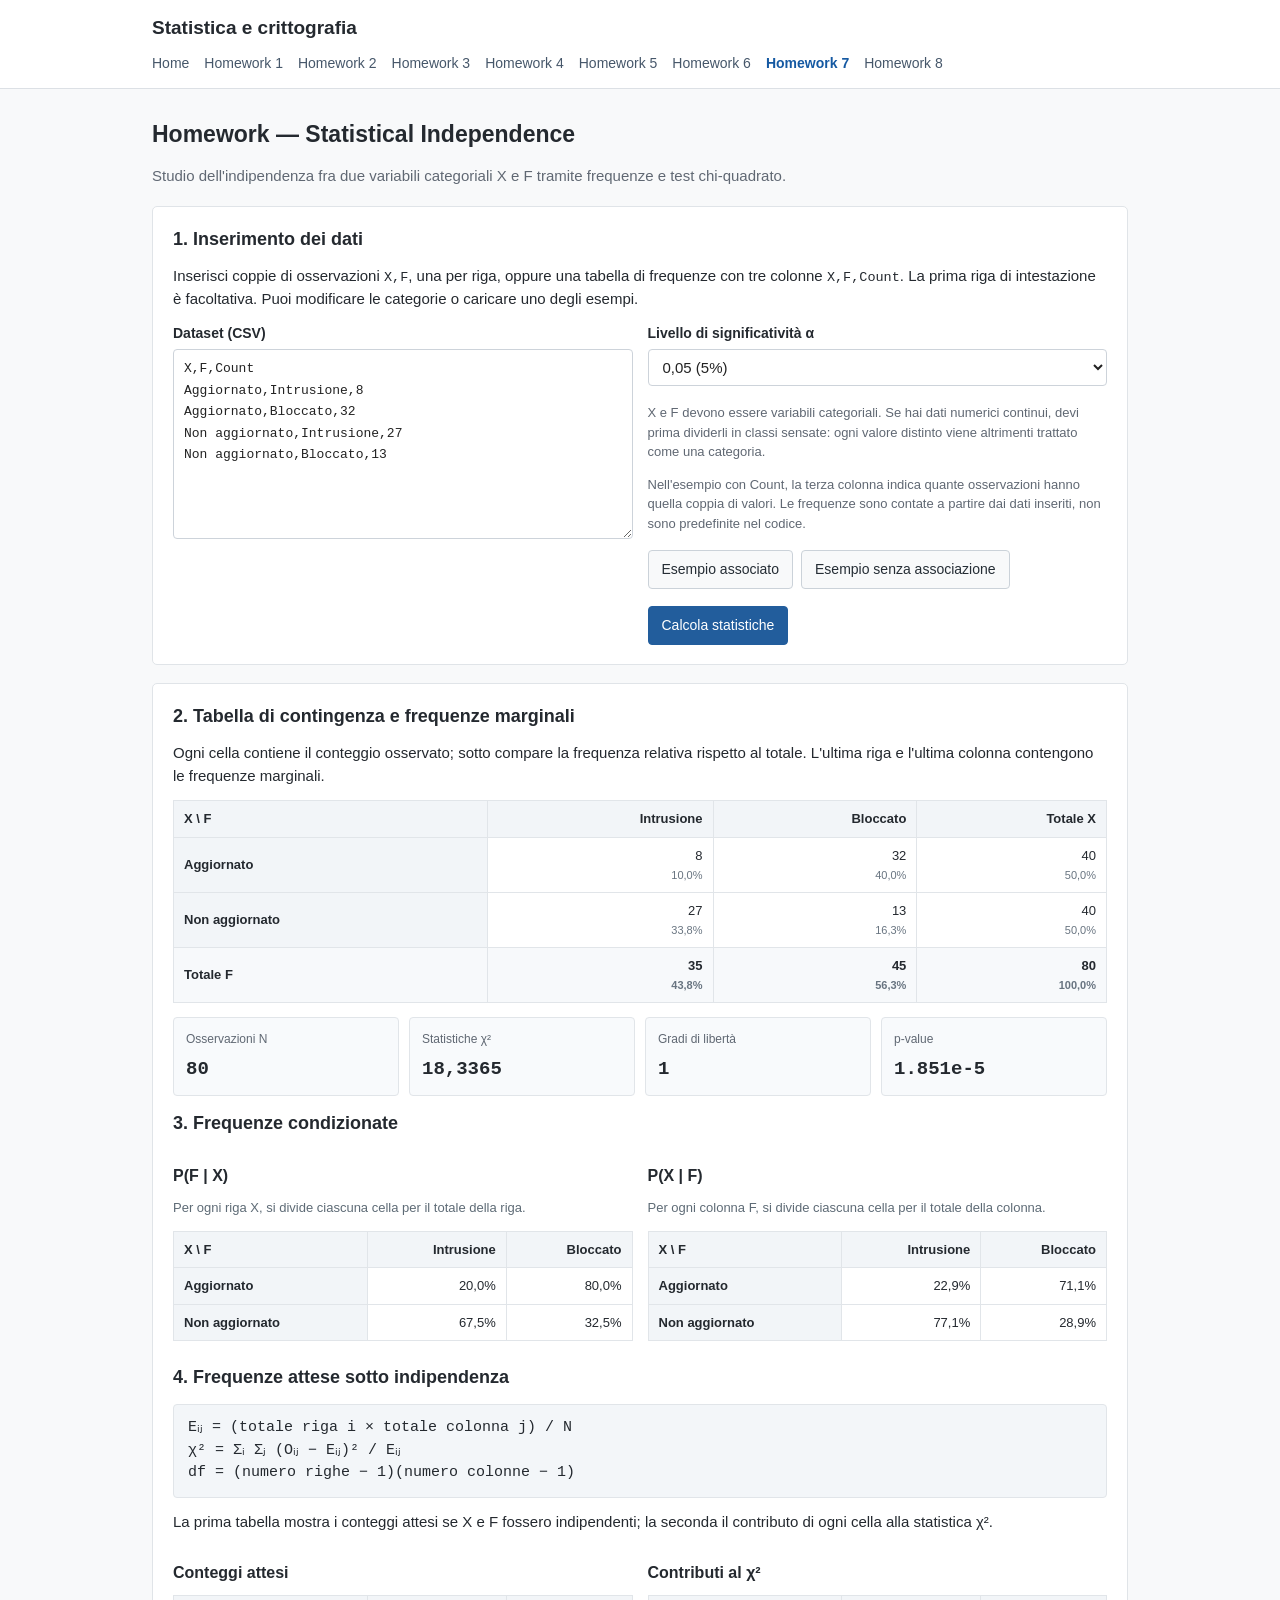
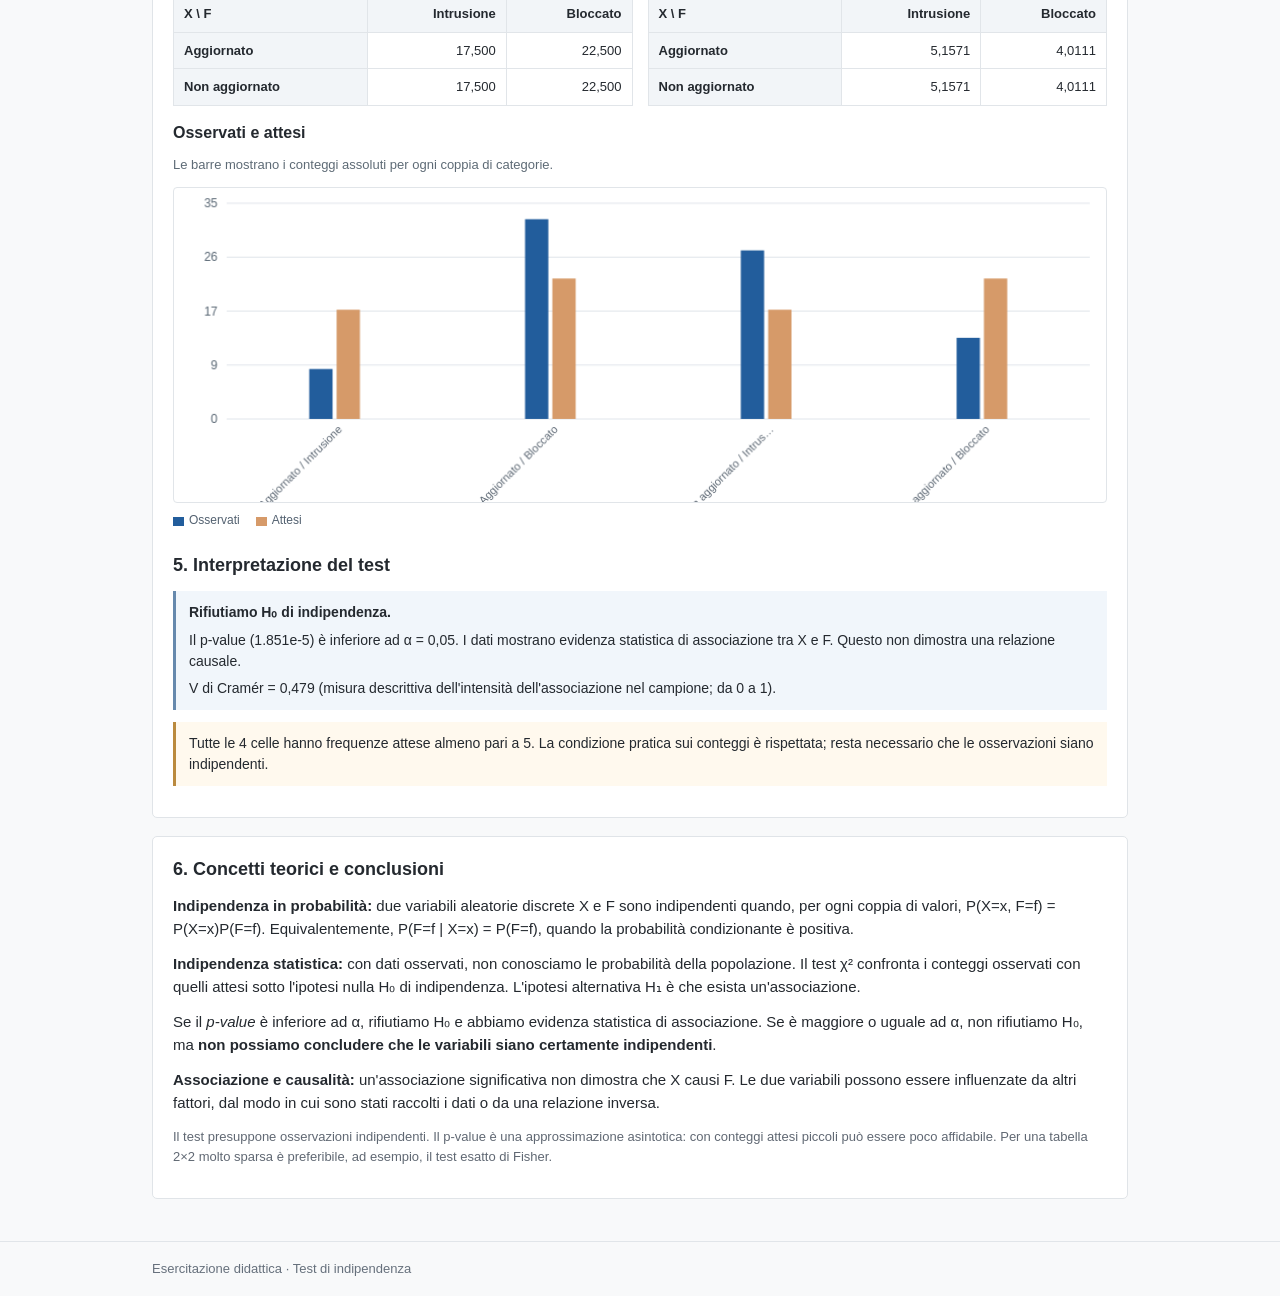
<file: homework7.html>
<!DOCTYPE html>
<html lang="it">
<head>
<meta charset="UTF-8">
<meta name="viewport" content="width=device-width, initial-scale=1">
<title>Homework - Statistical Independence</title>
<style>


:root{font-family:Arial,Helvetica,sans-serif;color:#24292f;background:#f8f9fa;line-height:1.5}*{box-sizing:border-box}body{margin:0;font-size:15px}header{background:white;border-bottom:1px solid #dce0e5}header .container{padding-top:14px;padding-bottom:14px;display:flex;align-items:center;justify-content:space-between;flex-wrap:wrap;gap:10px}header h1{font-size:19px;margin:0}nav{display:flex;gap:15px;flex-wrap:wrap}a{color:#1559a2;text-decoration:none}a:hover{text-decoration:underline}nav a{font-size:14px;color:#46576a}nav a[aria-current=page]{font-weight:bold;color:#1559a2}.container{max-width:1020px;margin:auto;padding:0 22px}main{padding-top:28px!important;padding-bottom:42px!important}h2{font-size:23px;margin:0 0 14px}h3{font-size:18px;margin:0 0 13px}h4{font-size:16px;margin:0 0 10px}p{margin:0 0 13px}section.section,.section{background:white;padding:19px 20px;border:1px solid #e0e4e8;border-radius:5px;margin-top:18px}.note{border-left:3px solid #8295aa;padding:12px 15px;background:#eef2f6;color:#444;font-size:14px}.lead-text,.small-note{color:#606873}.small-note{font-size:13px}.small{font-size:13px!important}.row{display:flex;flex-wrap:wrap;margin-left:-9px;margin-right:-9px;row-gap:14px}.row>*{padding-left:9px;padding-right:9px;min-width:0;flex:1 0 100%}.col-auto{flex:0 0 auto}.col-6{flex:0 0 50%}@media(min-width:576px){.col-sm-3{flex:0 0 25%}.col-sm-4{flex:0 0 33.333%}.col-sm-5{flex:0 0 41.6667%}.col-sm-9{flex:0 0 75%}}@media(min-width:768px){.col-md-3{flex:0 0 25%}.col-md-4{flex:0 0 33.333%}.col-md-6{flex:0 0 50%}.col-md-8{flex:0 0 66.666%}}@media(min-width:992px){.col-lg-3{flex:0 0 25%}.col-lg-6{flex:0 0 50%}.col-lg-7{flex:0 0 58.333%}.col-lg-9{flex:0 0 75%}}.g-2{row-gap:8px}.g-3{row-gap:13px}.g-4{row-gap:19px}.form-control,.form-select,textarea,input,select{display:block;width:100%;padding:8px 10px;border:1px solid #cdd3da;border-radius:4px;background:white;color:#222;font:inherit}textarea{resize:vertical}label{font-size:14px;font-weight:600;display:block;margin-bottom:5px}input[type=checkbox]{display:inline;width:auto}.btn,button{border-radius:4px;border:1px solid #cbd2d9;background:#f8f9fa;color:#252d35;padding:8px 13px;font:inherit;font-size:14px;cursor:pointer}.btn:hover,button:hover{filter:brightness(.96)}button:disabled{opacity:.55;cursor:wait}.btn-primary{background:#225d9c;border-color:#225d9c;color:white}.btn-outline-primary{background:white;border-color:#225d9c;color:#225d9c}.btn-outline-secondary{background:white;border-color:#9aa2ac;color:#44515d}.btn-outline-danger{background:white;border-color:#aa3c3c;color:#aa3c3c}.btn-sm{padding:5px 9px;font-size:13px}.w-100{width:100%}.d-flex{display:flex}.flex-wrap{flex-wrap:wrap}.align-items-center{align-items:center}.align-items-end{align-items:flex-end}.gap-2{gap:8px}.gap-3{gap:12px}.mt-1{margin-top:5px!important}.mt-2{margin-top:11px!important}.mt-3{margin-top:17px!important}.mt-4{margin-top:23px!important}.mb-0{margin-bottom:0!important}.mb-2{margin-bottom:12px!important}.mb-3{margin-bottom:17px!important}.mono,code,pre,.code-value,.step-output{font-family:Consolas,'Courier New',monospace;overflow-wrap:anywhere}.code-value,.step-output,.output{padding:9px 11px;border-radius:4px;border:1px solid #e2e5e8;background:#f8fafc;font-size:13px;white-space:pre-wrap;overflow-wrap:anywhere}.result{padding:12px 14px;border:1px solid #c9dceb;border-radius:4px;background:#f2f7fb;overflow-wrap:anywhere}.fw-bold{font-weight:700}.text-danger{color:#ad3131!important}.text-success{color:#286d3d!important}.text-muted{color:#687480!important}.text-primary{color:#225d9c!important}.d-none{display:none!important}.table-responsive{overflow-x:auto}.table{width:100%;border-collapse:collapse;font-size:14px;margin:0}.table th,.table td{border:1px solid #e1e5e9;text-align:left;padding:7px 9px;vertical-align:top}.table th{background:#f4f6f8}.table-sm td,.table-sm th{padding:5px 8px}.chart,canvas{max-width:100%;height:auto;background:white;border:1px solid #e2e5e9;border-radius:3px}.chart{display:block;width:100%}#eccCanvas{width:100%}#logList{max-height:380px;overflow:auto;border:1px solid #e1e5e9}#logList .list-group-item{display:block;text-align:left;width:100%;background:#fff;border:0;border-bottom:1px solid #eee;padding:8px 10px;border-radius:0;font-size:13px}#logList .list-group-item.active{background:#e7f0f9}.list-group-item .d-flex{justify-content:space-between;gap:10px}.step{padding:12px 0;border-top:1px solid #eee}.step h4{margin-bottom:5px}.step-output>div+div{margin-top:6px}.secret-blur{filter:blur(5px);user-select:none}.grid-label{font-size:13px;font-weight:bold;color:#465261;margin:14px 0 4px}.anchor-nav a{display:inline-block;margin-right:12px;font-size:14px}footer{border-top:1px solid #e1e5e9;padding:17px 0;color:#66707c;font-size:13px}strong{font-weight:700}code{font-size:.9em}body a:focus-visible,button:focus-visible,input:focus-visible,textarea:focus-visible{outline:3px solid #85b5e6;outline-offset:2px}@media(max-width:600px){.container{padding-left:15px;padding-right:15px}main{padding-top:18px!important}.section{padding:15px!important}header h1{font-size:17px}nav{gap:10px}}


.formula{background:#f3f6f9;border:1px solid #e1e5e9;padding:12px 14px;margin:13px 0;border-radius:4px;font-family:Consolas,monospace;overflow-wrap:anywhere}
.dataset-input{min-height:190px;font-family:Consolas,monospace;font-size:13px;line-height:1.65}
.metrics{display:grid;grid-template-columns:repeat(4,minmax(0,1fr));gap:10px;margin:14px 0}
.metric{border:1px solid #e1e5e9;border-radius:4px;background:#f8fafc;padding:12px}
.metric small{display:block;color:#606873;font-size:12px;margin-bottom:7px}
.metric strong{font-size:19px;font-family:Consolas,monospace;display:block;overflow-wrap:anywhere}
.metric p{font-size:12px;color:#66707c;margin:4px 0 0}
.data-table{width:100%;border-collapse:collapse;font-size:13px}
.data-table th,.data-table td{border:1px solid #e1e5e9;padding:8px 10px;text-align:right;vertical-align:middle}
.data-table th:first-child,.data-table td:first-child{text-align:left}
.data-table th{background:#f2f5f8;font-weight:600}
.data-table tfoot td,.data-table tfoot th{background:#f7f9fb;font-weight:600}
.data-table small{display:block;color:#687480;font-size:11px;margin-top:2px}
.two-col{display:grid;grid-template-columns:1fr 1fr;gap:15px}
.canvas-plot{width:100%;height:auto;display:block;border:1px solid #e1e5e9;border-radius:4px}
.highlight{background:#f1f6fb;border-left:3px solid #6689ad;padding:11px 13px;margin:12px 0;font-size:14px;line-height:1.5}
.warning{background:#fff9ee;border-left-color:#ba8a3e}
.alert-error{background:#fff0f0;border-left:3px solid #b14646;padding:10px 12px;margin-top:12px}
.legend{display:flex;align-items:center;gap:16px;font-size:12px;color:#536170;margin:8px 0}
.legend i{display:inline-block;width:11px;height:9px;margin-right:5px;vertical-align:middle}
.legend .observed{background:#225d9c}.legend .expected{background:#d69a69}
.section h3{margin-bottom:12px}.section h4{margin-top:15px}
.paired-note{font-size:13px;color:#5e6b76}
@media(max-width:760px){.two-col{grid-template-columns:1fr}.metrics{grid-template-columns:repeat(2,minmax(0,1fr))}}
</style>
</head>
<body>
<header><div class="container"><h1>Statistica e crittografia</h1><nav><a href="index.html">Home</a><a href="homework1.html">Homework 1</a><a href="homework2.html">Homework 2</a><a href="homework3.html">Homework 3</a><a href="homework4.html">Homework 4</a><a href="homework5.html">Homework 5</a><a href="homework6.html">Homework 6</a><a href="homework7.html" aria-current="page">Homework 7</a><a href="homework8.html">Homework 8</a></nav></div></header>
<main class="container">
<h2>Homework — Statistical Independence</h2>
<p class="lead-text">Studio dell'indipendenza fra due variabili categoriali X e F tramite frequenze e test chi-quadrato.</p>
<section class="section">
<h3>1. Inserimento dei dati</h3>
<p>Inserisci coppie di osservazioni <code>X,F</code>, una per riga, oppure una tabella di frequenze con tre colonne <code>X,F,Count</code>. La prima riga di intestazione è facoltativa. Puoi modificare le categorie o caricare uno degli esempi.</p>
<div class="two-col">
<div><label for="dataInput">Dataset (CSV)</label><textarea id="dataInput" class="dataset-input" spellcheck="false" aria-label="Dataset bivariato in formato CSV"></textarea></div>
<div>
<label for="alpha">Livello di significatività α</label>
<select id="alpha"><option value="0.05">0,05 (5%)</option><option value="0.01">0,01 (1%)</option><option value="0.10">0,10 (10%)</option></select>
<p class="small-note mt-3">X e F devono essere variabili categoriali. Se hai dati numerici continui, devi prima dividerli in classi sensate: ogni valore distinto viene altrimenti trattato come una categoria.</p>
<p class="small-note">Nell'esempio con Count, la terza colonna indica quante osservazioni hanno quella coppia di valori. Le frequenze sono contate a partire dai dati inseriti, non sono predefinite nel codice.</p>
<div class="d-flex gap-2 flex-wrap mt-3"><button type="button" id="associatedExample">Esempio associato</button><button type="button" id="independentExample">Esempio senza associazione</button></div>
<div class="mt-3"><button type="button" class="btn-primary" id="calculate">Calcola statistiche</button></div>
</div>
</div>
<div id="error" class="alert-error" hidden role="alert"></div>
</section>
<section class="section" id="results" hidden>
<h3>2. Tabella di contingenza e frequenze marginali</h3>
<p>Ogni cella contiene il conteggio osservato; sotto compare la frequenza relativa rispetto al totale. L'ultima riga e l'ultima colonna contengono le frequenze marginali.</p>
<div class="table-responsive" id="observedTable"></div>
<div class="metrics">
<div class="metric"><small>Osservazioni N</small><strong id="totalCount">–</strong></div>
<div class="metric"><small>Statistiche χ²</small><strong id="chiValue">–</strong></div>
<div class="metric"><small>Gradi di libertà</small><strong id="degrees">–</strong></div>
<div class="metric"><small>p-value</small><strong id="pValue">–</strong></div>
</div>
<h3>3. Frequenze condizionate</h3>
<div class="two-col"><div><h4>P(F | X)</h4><p class="paired-note">Per ogni riga X, si divide ciascuna cella per il totale della riga.</p><div class="table-responsive" id="rowConditionals"></div></div><div><h4>P(X | F)</h4><p class="paired-note">Per ogni colonna F, si divide ciascuna cella per il totale della colonna.</p><div class="table-responsive" id="columnConditionals"></div></div></div>
<h3 class="mt-4">4. Frequenze attese sotto indipendenza</h3>
<div class="formula">Eᵢⱼ = (totale riga i × totale colonna j) / N<br>χ² = Σᵢ Σⱼ (Oᵢⱼ − Eᵢⱼ)² / Eᵢⱼ<br>df = (numero righe − 1)(numero colonne − 1)</div>
<p>La prima tabella mostra i conteggi attesi se X e F fossero indipendenti; la seconda il contributo di ogni cella alla statistica χ².</p>
<div class="two-col"><div><h4>Conteggi attesi</h4><div class="table-responsive" id="expectedTable"></div></div><div><h4>Contributi al χ²</h4><div class="table-responsive" id="contributionTable"></div></div></div>
<h4>Osservati e attesi</h4><p class="paired-note" id="chartNote"></p>
<canvas id="comparisonChart" class="canvas-plot" width="920" height="310" role="img" aria-label="Confronto tra frequenze osservate e attese"></canvas>
<div class="legend"><span><i class="observed"></i>Osservati</span><span><i class="expected"></i>Attesi</span></div>
<h3 class="mt-4">5. Interpretazione del test</h3>
<div id="interpretation" class="highlight" aria-live="polite"></div>
<div id="assumptions" class="highlight warning"></div>
</section>
<section class="section">
<h3>6. Concetti teorici e conclusioni</h3>
<p><strong>Indipendenza in probabilità:</strong> due variabili aleatorie discrete X e F sono indipendenti quando, per ogni coppia di valori, P(X=x, F=f) = P(X=x)P(F=f). Equivalentemente, P(F=f | X=x) = P(F=f), quando la probabilità condizionante è positiva.</p>
<p><strong>Indipendenza statistica:</strong> con dati osservati, non conosciamo le probabilità della popolazione. Il test χ² confronta i conteggi osservati con quelli attesi sotto l'ipotesi nulla H₀ di indipendenza. L'ipotesi alternativa H₁ è che esista un'associazione.</p>
<p>Se il <em>p-value</em> è inferiore ad α, rifiutiamo H₀ e abbiamo evidenza statistica di associazione. Se è maggiore o uguale ad α, non rifiutiamo H₀, ma <strong>non possiamo concludere che le variabili siano certamente indipendenti</strong>.</p>
<p><strong>Associazione e causalità:</strong> un'associazione significativa non dimostra che X causi F. Le due variabili possono essere influenzate da altri fattori, dal modo in cui sono stati raccolti i dati o da una relazione inversa.</p>
<p class="small-note">Il test presuppone osservazioni indipendenti. Il p-value è una approssimazione asintotica: con conteggi attesi piccoli può essere poco affidabile. Per una tabella 2×2 molto sparsa è preferibile, ad esempio, il test esatto di Fisher.</p>
</section>
</main>
<footer><div class="container">Esercitazione didattica · Test di indipendenza</div></footer>
<script src="assets/hw7.js" defer></script>
</body>
</html>
</file>
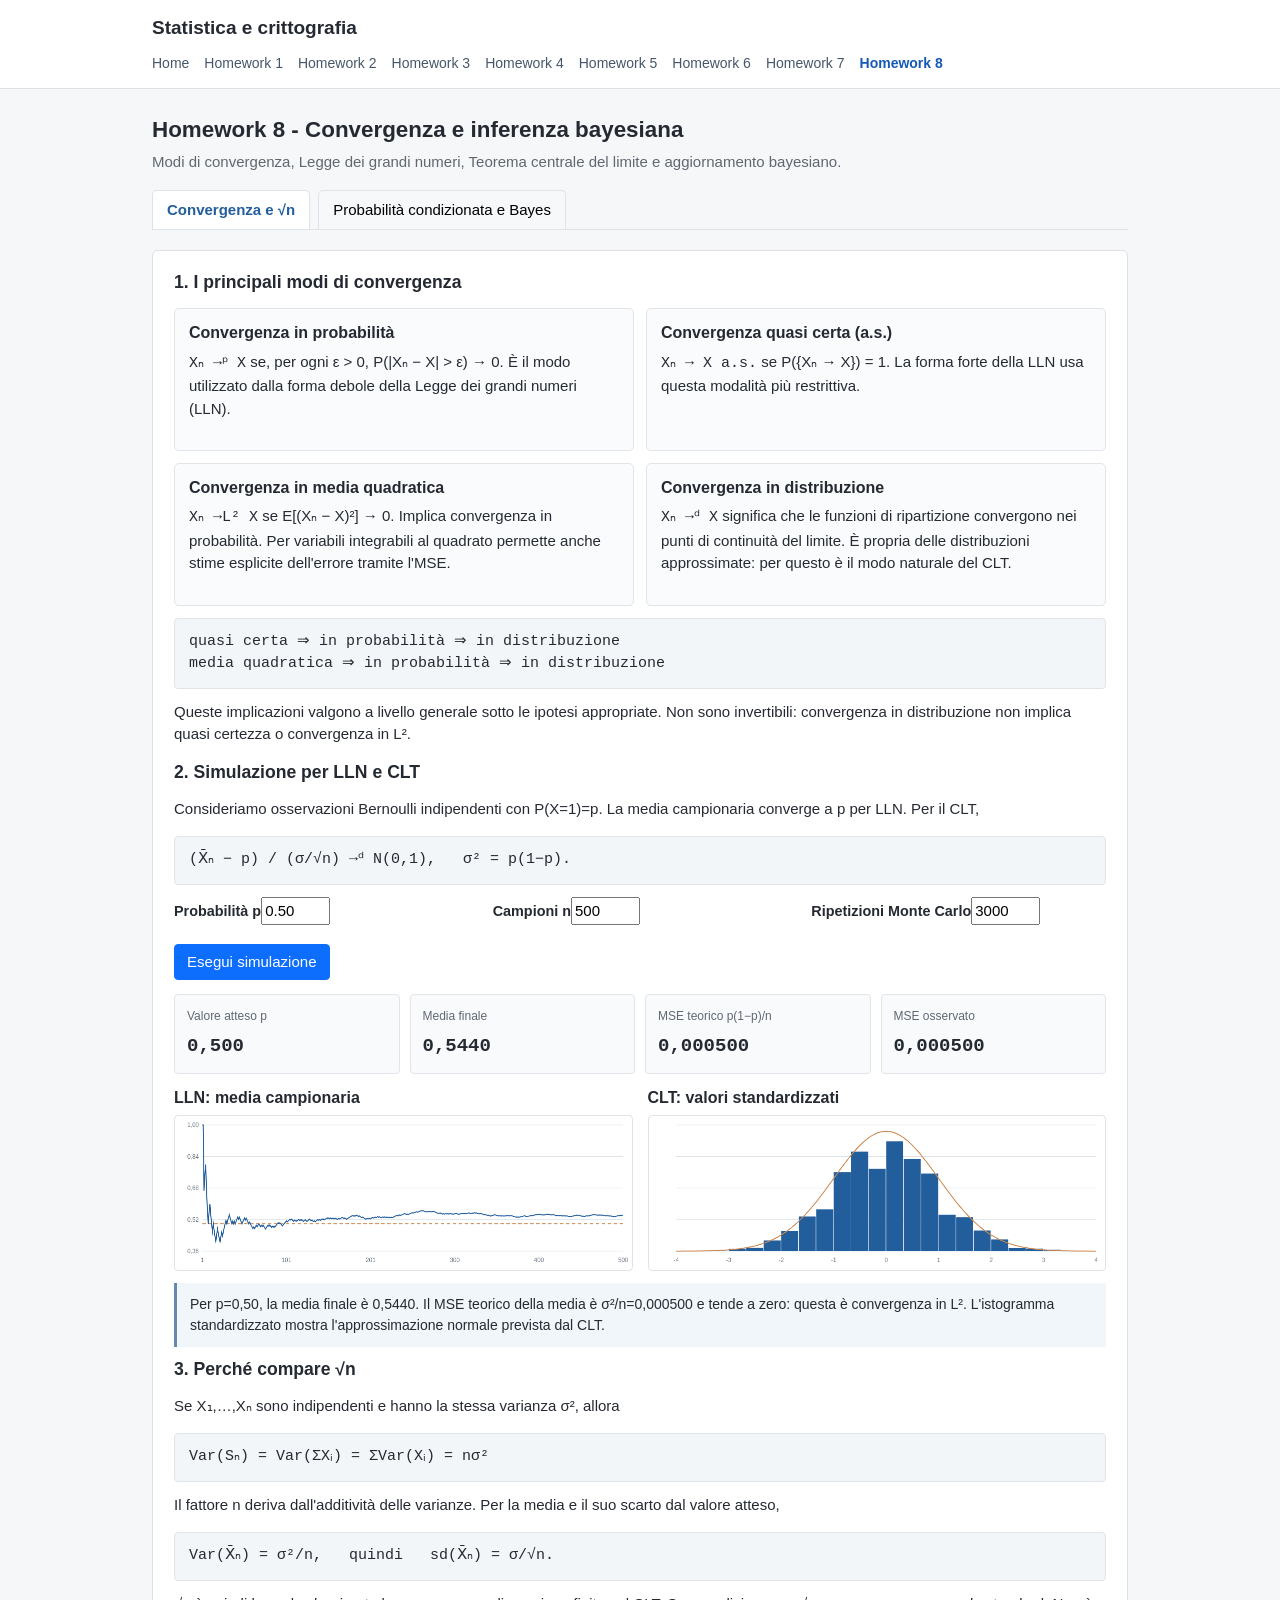
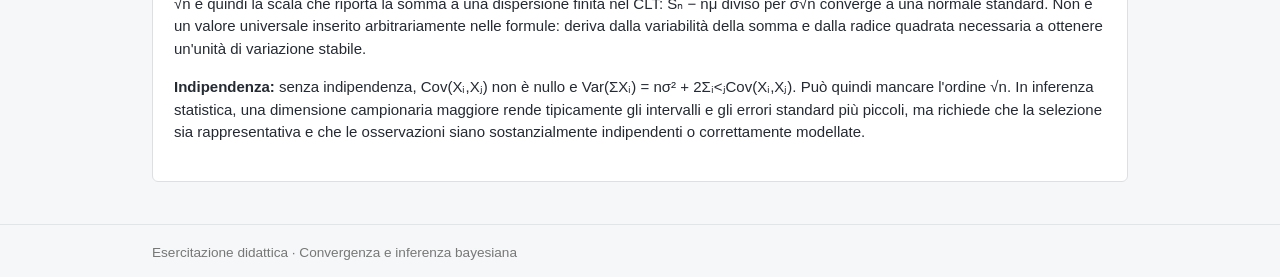
<file: homework8.html>
<!DOCTYPE html>
<html lang="it">
<head>
  <meta charset="UTF-8">
  <meta name="viewport" content="width=device-width, initial-scale=1">
  <title>Homework 8 - Convergenza e inferenza bayesiana</title>
  <link rel="stylesheet" href="assets/bootstrap.min.css">
  <link rel="stylesheet" href="assets/style.css">
  <style>
    *{box-sizing:border-box}
    body{margin:0}
    .container{width:100%!important;max-width:1020px!important;margin-right:auto!important;margin-left:auto!important;padding-right:22px!important;padding-left:22px!important}
    header .container{padding-top:14px;padding-bottom:14px}
    [hidden]{display:none!important}
    .formula{background:#f3f6f9;border:1px solid #e1e5e9;padding:12px 14px;margin:12px 0;border-radius:4px;font-family:Consolas,"Courier New",monospace;overflow-wrap:anywhere}
    .two-col{display:grid;grid-template-columns:repeat(2,minmax(0,1fr));gap:15px}
    .highlight{background:#f1f6fb;border-left:3px solid #6689ad;padding:11px 13px;margin:12px 0;font-size:14px;line-height:1.5}
    .row{--bs-gutter-x:1.5rem}
    .mode-grid{display:grid;grid-template-columns:repeat(2,minmax(0,1fr));gap:12px}
    .mode-card{border:1px solid #e1e5e9;border-radius:5px;padding:14px;background:#fafbfd}
    .mode-card h4{margin-top:0}
    .metrics{display:grid;grid-template-columns:repeat(4,minmax(0,1fr));gap:10px;margin:14px 0}
    .metric{border:1px solid #e1e5e9;border-radius:4px;background:#f8fafc;padding:12px}
    .metric small{display:block;color:#606873;font-size:12px;margin-bottom:7px}
    .metric strong{font-size:19px;font-family:Consolas,monospace;display:block;overflow-wrap:anywhere}
    .tabs{display:flex;gap:8px;border-bottom:1px solid #dde3e8;margin-bottom:18px}
    .tab{border:1px solid #dde3e8;border-bottom:0;border-radius:5px 5px 0 0;background:#f7f8fa;padding:8px 14px}
    .tab[aria-selected="true"]{background:#fff;color:#225d9c;font-weight:700}
    .canvas-plot{width:100%;height:auto;display:block}
    .legend{display:flex;gap:18px;align-items:center;margin-top:8px;font-size:13px;color:#697480}
    .legend i{display:inline-block;width:12px;height:9px;margin-right:5px}
    .legend .observed{background:#225d9c}.legend .expected{background:#ce8951}
    @media(max-width:760px){.two-col{grid-template-columns:1fr}.mode-grid{grid-template-columns:1fr}.metrics{grid-template-columns:repeat(2,minmax(0,1fr))}}
    @media(max-width:600px){.container{padding-right:15px!important;padding-left:15px!important}}
  </style>
</head>
<body>
<header><div class="container"><h1>Statistica e crittografia</h1><nav><a href="index.html">Home</a><a href="homework1.html">Homework 1</a><a href="homework2.html">Homework 2</a><a href="homework3.html">Homework 3</a><a href="homework4.html">Homework 4</a><a href="homework5.html">Homework 5</a><a href="homework6.html">Homework 6</a><a href="homework7.html">Homework 7</a><a href="homework8.html" aria-current="page">Homework 8</a></nav></div></header>
<main class="container">
  <h2>Homework 8 - Convergenza e inferenza bayesiana</h2>
  <p class="lead-text">Modi di convergenza, Legge dei grandi numeri, Teorema centrale del limite e aggiornamento bayesiano.</p>

  <div class="tabs" role="tablist" aria-label="Argomenti dell'esercizio">
    <button id="tabConv" class="tab" type="button" role="tab" aria-selected="true" aria-controls="convergence">Convergenza e √n</button>
    <button id="tabBayes" class="tab" type="button" role="tab" aria-selected="false" aria-controls="bayesian">Probabilità condizionata e Bayes</button>
  </div>

  <section id="convergence" class="section" role="tabpanel">
    <h3>1. I principali modi di convergenza</h3>
    <div class="mode-grid">
      <article class="mode-card">
        <h4>Convergenza in probabilità</h4>
        <p><span class="mono">Xₙ →ᵖ X</span> se, per ogni ε &gt; 0, P(|Xₙ − X| &gt; ε) → 0. È il modo utilizzato dalla forma debole della Legge dei grandi numeri (LLN).</p>
      </article>
      <article class="mode-card">
        <h4>Convergenza quasi certa (a.s.)</h4>
        <p><span class="mono">Xₙ → X a.s.</span> se P({Xₙ → X}) = 1. La forma forte della LLN usa questa modalità più restrittiva.</p>
      </article>
      <article class="mode-card">
        <h4>Convergenza in media quadratica</h4>
        <p><span class="mono">Xₙ →L² X</span> se E[(Xₙ − X)²] → 0. Implica convergenza in probabilità. Per variabili integrabili al quadrato permette anche stime esplicite dell'errore tramite l'MSE.</p>
      </article>
      <article class="mode-card">
        <h4>Convergenza in distribuzione</h4>
        <p><span class="mono">Xₙ →ᵈ X</span> significa che le funzioni di ripartizione convergono nei punti di continuità del limite. È propria delle distribuzioni approssimate: per questo è il modo naturale del CLT.</p>
      </article>
    </div>
    <p class="formula">quasi certa ⇒ in probabilità ⇒ in distribuzione<br>media quadratica ⇒ in probabilità ⇒ in distribuzione</p>
    <p>Queste implicazioni valgono a livello generale sotto le ipotesi appropriate. Non sono invertibili: convergenza in distribuzione non implica quasi certezza o convergenza in L².</p>

    <h3>2. Simulazione per LLN e CLT</h3>
    <p>Consideriamo osservazioni Bernoulli indipendenti con P(X=1)=p. La media campionaria converge a p per LLN. Per il CLT,</p>
    <p class="formula">(X̄ₙ − p) / (σ/√n) →ᵈ N(0,1), &nbsp; σ² = p(1−p).</p>
    <div class="row g-3">
      <div class="col-sm-4"><label for="convP">Probabilità p</label><input id="convP" type="number" min="0.01" max="0.99" step="0.01" value="0.50"></div>
      <div class="col-sm-4"><label for="convN">Campioni n</label><input id="convN" type="number" min="20" max="2000" step="10" value="500"></div>
      <div class="col-sm-4"><label for="convReps">Ripetizioni Monte Carlo</label><input id="convReps" type="number" min="100" max="5000" step="100" value="3000"></div>
    </div>
    <button id="runConv" class="btn btn-primary mt-3" type="button">Esegui simulazione</button>
    <div class="metrics">
      <div class="metric"><small>Valore atteso p</small><strong id="convMean">–</strong></div>
      <div class="metric"><small>Media finale</small><strong id="convFinal">–</strong></div>
      <div class="metric"><small>MSE teorico p(1−p)/n</small><strong id="convMse">–</strong></div>
      <div class="metric"><small>MSE osservato</small><strong id="convObserved">–</strong></div>
    </div>
    <div class="two-col">
      <div><h4>LLN: media campionaria</h4><canvas id="llnChart" class="canvas-plot" width="920" height="310" role="img" aria-label="Media campionaria convergente verso p"></canvas></div>
      <div><h4>CLT: valori standardizzati</h4><canvas id="cltChart" class="canvas-plot" width="920" height="310" role="img" aria-label="Istogramma dei valori standardizzati con curva normale"></canvas></div>
    </div>
    <div id="convInterpretation" class="highlight" aria-live="polite"></div>

    <h3>3. Perché compare √n</h3>
    <p>Se X₁,…,Xₙ sono indipendenti e hanno la stessa varianza σ², allora</p>
    <p class="formula">Var(Sₙ) = Var(ΣXᵢ) = ΣVar(Xᵢ) = nσ²</p>
    <p>Il fattore n deriva dall'additività delle varianze. Per la media e il suo scarto dal valore atteso,</p>
    <p class="formula">Var(X̄ₙ) = σ²/n, &nbsp; quindi &nbsp; sd(X̄ₙ) = σ/√n.</p>
    <p>√n è quindi la scala che riporta la somma a una dispersione finita nel CLT: Sₙ − nμ diviso per σ√n converge a una normale standard. Non è un valore universale inserito arbitrariamente nelle formule: deriva dalla variabilità della somma e dalla radice quadrata necessaria a ottenere un'unità di variazione stabile.</p>
    <p><strong>Indipendenza:</strong> senza indipendenza, Cov(Xᵢ,Xⱼ) non è nullo e Var(ΣXᵢ) = nσ² + 2Σᵢ&lt;ⱼCov(Xᵢ,Xⱼ). Può quindi mancare l'ordine √n. In inferenza statistica, una dimensione campionaria maggiore rende tipicamente gli intervalli e gli errori standard più piccoli, ma richiede che la selezione sia rappresentativa e che le osservazioni siano sostanzialmente indipendenti o correttamente modellate.</p>
  </section>

  <section id="bayesian" class="section" role="tabpanel" hidden>
    <h3>4. Probabilità condizionata e teorema di Bayes</h3>
    <p>Per una partizione degli eventi e un dato osservato D,</p>
    <p class="formula">P(H|D) = P(D|H)P(H) / P(D) = P(D|H)P(H) / Σₖ P(D|Hₖ)P(Hₖ).</p>
    <p>I tre componenti fondamentali sono: <strong>prior</strong> P(H), la conoscenza iniziale; <strong>likelihood</strong> P(D|H), la compatibilità del dato sotto ciascuna ipotesi; <strong>posterior</strong> P(H|D), la credibilità aggiornata dopo avere osservato D.</p>
    <p>L'aggiornamento bayesiano combina prior ed evidenza usando il teorema di Bayes. Non sostituisce l'evidenza con una convinzione personale: una prior influenza il risultato tanto più quanto i dati sono pochi o poco informativi, mentre dati abbondanti tendono a ridurne l'effetto.</p>

    <h3>5. Esempio medico</h3>
    <p>Supponiamo che M indichi essere malati e + un test positivo. Si usano prevalenza, sensibilità e falso positivo.</p>
    <div class="row g-3">
      <div class="col-sm-4"><label for="priorDisease">Prevalenza prior P(M)</label><input id="priorDisease" type="number" min="0" max="1" step="0.01" value="0.01"></div>
      <div class="col-sm-4"><label for="sensitivity">Sensibilità P(+|M)</label><input id="sensitivity" type="number" min="0" max="1" step="0.01" value="0.95"></div>
      <div class="col-sm-4"><label for="specificity">Specificità P(−|sano)</label><input id="specificity" type="number" min="0" max="1" step="0.01" value="0.90"></div>
    </div>
    <button id="runDisease" class="btn btn-primary mt-3" type="button">Aggiorna probabilità</button>
    <div class="metrics">
      <div class="metric"><small>Prior P(M)</small><strong id="diseasePrior">–</strong></div>
      <div class="metric"><small>Sensibilità</small><strong id="diseaseTp">–</strong></div>
      <div class="metric"><small>Tasso falso positivo</small><strong id="diseaseFp">–</strong></div>
      <div class="metric"><small>Posterior P(M|+)</small><strong id="diseasePosterior">–</strong></div>
    </div>
    <div id="diseaseText" class="highlight"></div>
    <p>Questo esempio mostra perché la sensibilità da sola non basta: in una popolazione con bassa prevalenza, molti positivi possono essere falsi positivi.</p>

    <h3>6. Prior coniugata Beta-Binomiale</h3>
    <p>Per stimare una proporzione θ con dati binomiali, una scelta coniugata è θ ~ Beta(a,b). Una prior uniforme usa Beta(1,1); valori a=b grandi rappresentano una credenza concentrata attorno a 1/2. Osservando x successi su n prove,</p>
    <p class="formula">θ | x ~ Beta(a+x, b+n−x).<br>Media prior = a/(a+b), &nbsp; media posterior = (a+x)/(a+b+n).</p>
    <div class="row g-3">
      <div class="col-sm-3"><label for="priorA">Prior a</label><input id="priorA" type="number" min="0.1" max="100" step="0.1" value="2"></div>
      <div class="col-sm-3"><label for="priorB">Prior b</label><input id="priorB" type="number" min="0.1" max="100" step="0.1" value="2"></div>
      <div class="col-sm-3"><label for="successes">Successi x</label><input id="successes" type="number" min="0" step="1" value="7"></div>
      <div class="col-sm-3"><label for="trials">Prove n</label><input id="trials" type="number" min="1" step="1" value="10"></div>
    </div>
    <button id="runBeta" class="btn btn-primary mt-3" type="button">Aggiorna prior/posterior</button>
    <div class="metrics">
      <div class="metric"><small>Media prior</small><strong id="betaPriorMean">–</strong></div>
      <div class="metric"><small>Media posterior</small><strong id="betaPostMean">–</strong></div>
      <div class="metric"><small>Moda posterior</small><strong id="betaPostMode">–</strong></div>
      <div class="metric"><small>P(θ &gt; 0,5 | dati)</small><strong id="betaProb">–</strong></div>
    </div>
    <canvas id="betaChart" class="canvas-plot" width="920" height="310" role="img" aria-label="Densità della prior e della posterior Beta"></canvas>
    <div class="legend"><span><i style="background:#225d9c"></i>Prior</span><span><i style="background:#ce8951"></i>Posterior</span></div>
    <div id="betaText" class="highlight"></div>

    <h3>7. Vantaggi e limiti</h3>
    <p><strong>Vantaggi:</strong> produce una distribuzione completa dei parametri, incorpora conoscenze prelimari, permette aggiornamenti successivi e gestisce esplicitamente l'incertezza.</p>
    <p><strong>Limiti:</strong> una prior arbitraria può dominare dati scarsi; la likelihood può essere modellata male; il calcolo è difficile per modelli complessi e richiede metodi numerici o campionamento. In più prior informative legittime possono cambiare le conclusioni, quindi è importante effettuare analisi di sensibilità.</p>
  </section>
</main>
<footer><div class="container">Esercitazione didattica · Convergenza e inferenza bayesiana</div></footer>
<script src="assets/hw8.js" defer></script>
</body>
</html>
</file>
<file: assets/style.css>
html{overflow-y:scroll}
body{background:#f6f7f8;color:#252a32;font-family:Arial,Helvetica,sans-serif;font-size:15px}
.container{max-width:1020px!important}
h1{font-size:1.8rem;font-weight:700}h2{font-size:1.4rem;font-weight:700}h3{font-size:1.1rem;font-weight:600}h4{font-size:1rem;font-weight:600}
a{text-decoration:none}a:hover{text-decoration:underline}
header{background:#fff;border-bottom:1px solid #dde1e5}
header .container{display:flex;justify-content:space-between;align-items:center;flex-wrap:wrap;gap:10px;padding-top:14px!important;padding-bottom:14px!important}
header h1{font-size:19px!important;line-height:1.5!important;margin:0}
nav{display:flex;flex-wrap:wrap;gap:15px!important}nav a{font-size:14px!important;color:#46576a}nav a[aria-current="page"]{color:#1559b7;font-weight:700}
main{padding-top:28px!important;padding-bottom:42px!important}
.section{background:#fff;border:1px solid #dedfe3;border-radius:6px;padding:21px;margin-top:20px}
.section>h3{margin-bottom:15px}
.lead-text{color:#5f6770;max-width:820px}
.note{font-size:.9rem;color:#5a6170;background:#f3f5f7;border:1px solid #e1e5e9;border-radius:4px;padding:11px 13px}
label{font-weight:600;font-size:.9rem;margin-bottom:5px}
.form-control,.form-select,.btn{border-radius:4px}.btn{font-size:.94rem}
.mono,code,.output,.step-output{font-family:Consolas,Monaco,monospace;overflow-wrap:anywhere}
.output,.step-output{background:#f7f8fa;border:1px solid #e5e7eb;border-radius:4px;padding:9px 11px;font-size:.88rem;line-height:1.65}
.step-output>div+div{margin-top:5px}
.step{padding:14px 0;border-top:1px solid #e8e9eb}
.step h4{margin:0 0 5px}.step p{margin:0 0 8px;color:#686d75;font-size:.9rem}
.result{padding:14px 16px;background:#f1f7ff;border:1px solid #cbdffb;border-radius:4px}
.secret-blur{filter:blur(5px);user-select:none}
canvas{background:#fff;border:1px solid #e0e2e5;border-radius:4px;max-width:100%;height:auto}
#eccCanvas{width:100%}.chart{width:100%;display:block}
#logList{max-height:390px;overflow:auto;border:1px solid #e0e2e5;border-radius:4px}
#logList .list-group-item{font-size:.84rem;padding:9px 12px}
#logList .list-group-item.active{background:#e9f1ff;color:#252a32;border-color:#d0def3}
#logList .list-group-item.active .text-muted{color:#5e6d81!important}
#statMetrics>div{padding:5px 0;border-bottom:1px solid #eceef0}
.table{font-size:.88rem}.table td,.table th{vertical-align:top}
.small-note{color:#656b74;font-size:.85rem}
footer{border-top:1px solid #e2e5e8;padding:18px 0;color:#777;font-size:.85rem}
@media(max-width:650px){header .container{align-items:flex-start}header h1{font-size:17px!important}nav{gap:10px!important}main{padding-top:22px}.section{padding:16px}h1{font-size:1.5rem}}
</file>
